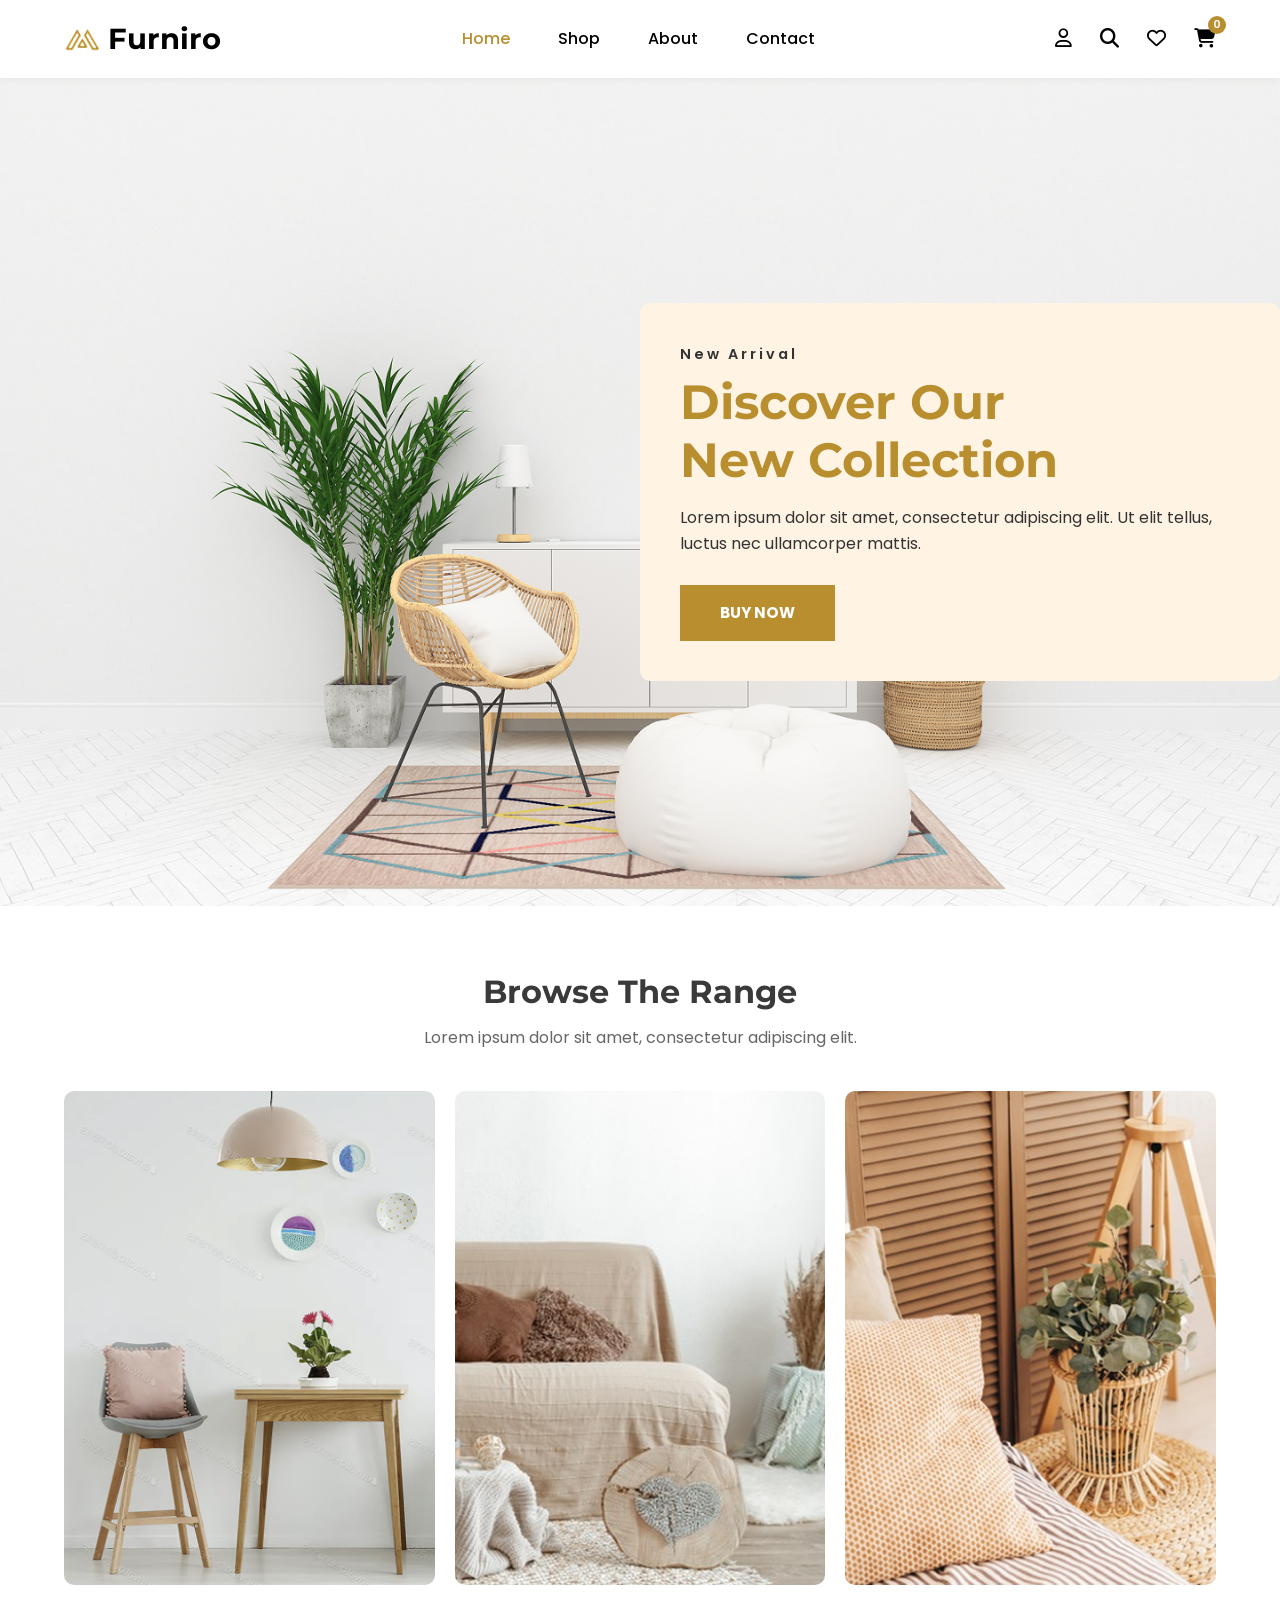
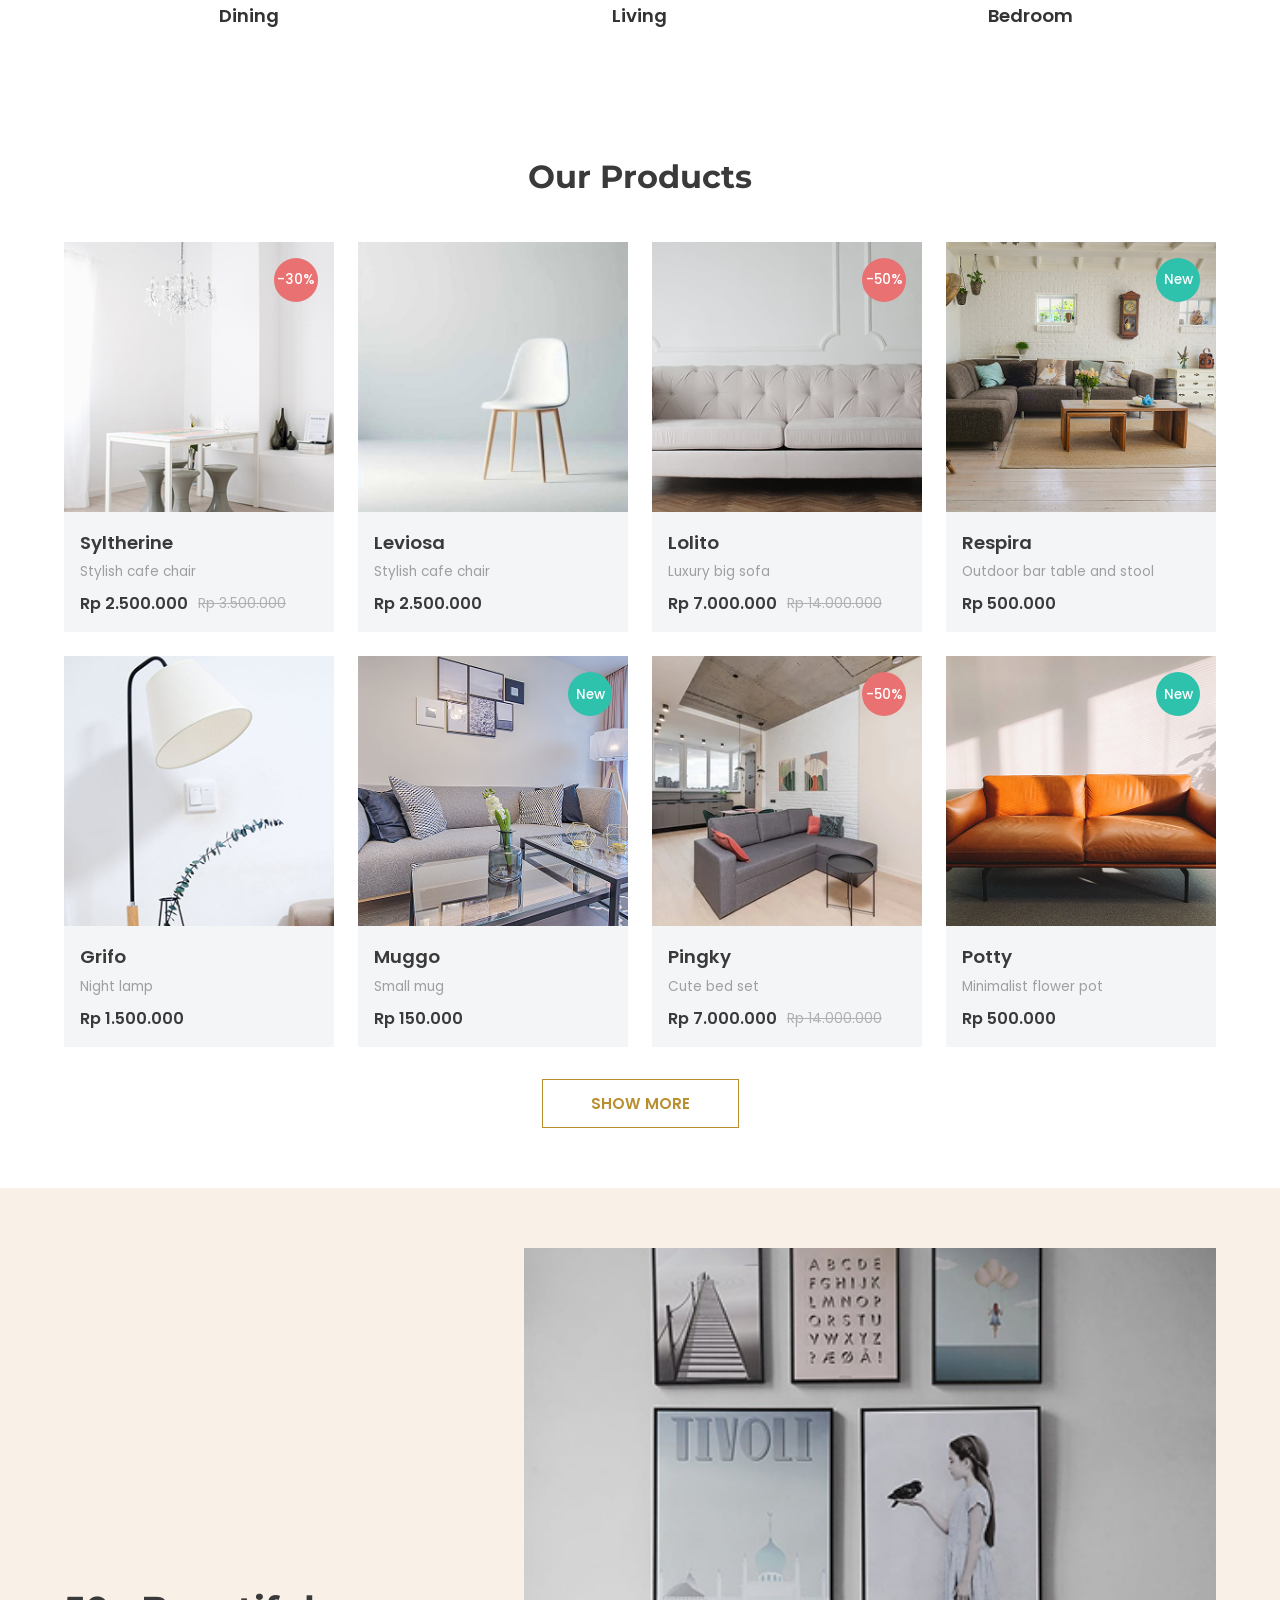
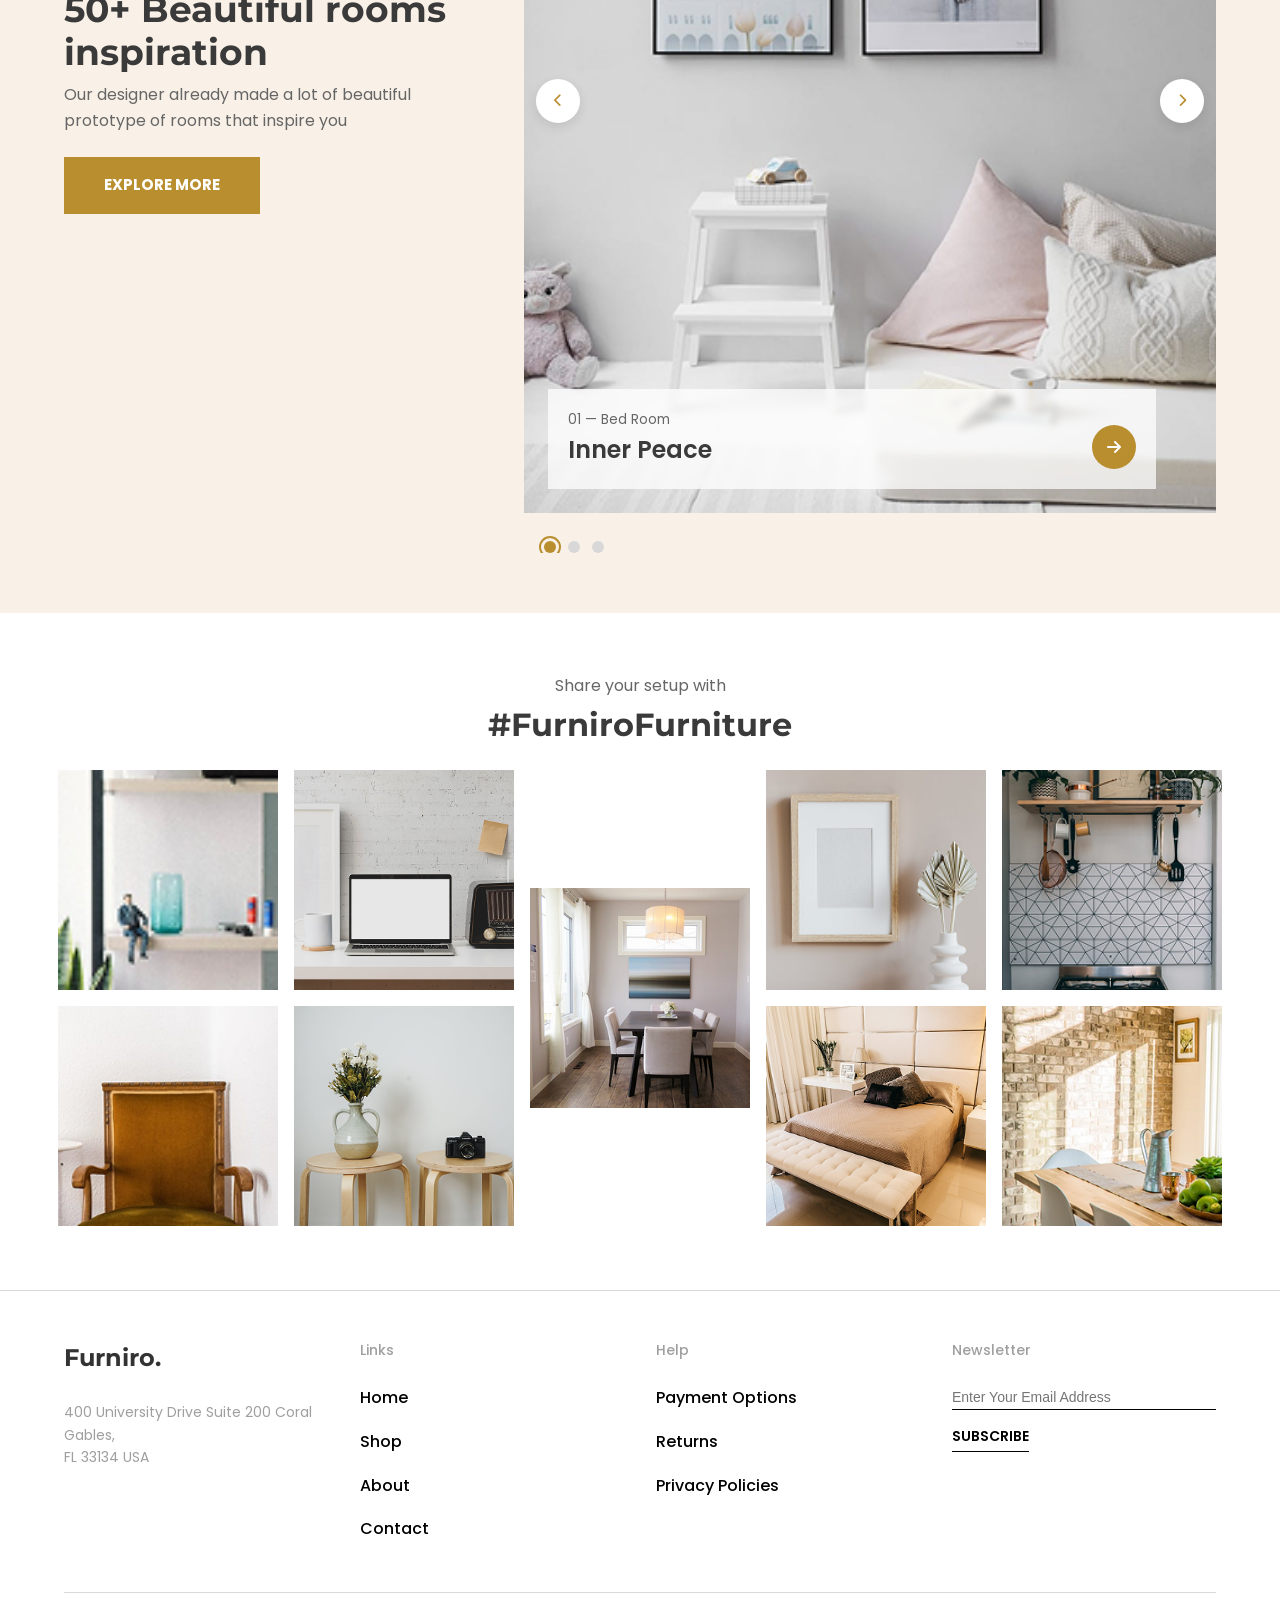
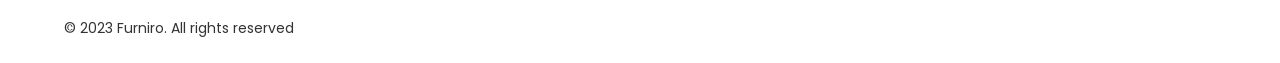
<file: index.html>
<!DOCTYPE html>
<html lang="en">
<head>
  <meta charset="UTF-8" />
  <meta name="viewport" content="width=device-width, initial-scale=1.0" />
  <title>Furniro - Modern Furniture Store</title>
  <link rel="stylesheet" href="https://cdnjs.cloudflare.com/ajax/libs/font-awesome/6.4.0/css/all.min.css" />
  <link rel="preconnect" href="https://fonts.googleapis.com">
  <link rel="preconnect" href="https://fonts.gstatic.com" crossorigin>
  <link href="https://fonts.googleapis.com/css2?family=Montserrat:wght@400;500;600;700&family=Poppins:wght@300;400;500;600;700&display=swap" rel="stylesheet">
  <link rel="stylesheet" href="./style.css" />
</head>
<body>

  <header class="header">
    <div class="container nav-container">
      <a href="./index.html" class="logo">
        <img src="./images/Meubel House_Logos-05 (1).png" alt="Furniro Logo" class="logo-icon" />
        <span>Furniro</span>
      </a>

      <nav class="nav-menu" id="nav-menu">
        <ul class="nav-list">
          <li><a href="./index.html" class="nav-link active">Home</a></li>
          <li><a href="./shop.html" class="nav-link">Shop</a></li>
          <li><a href="./product-detail.html" class="nav-link">About</a></li>
          <li><a href="./contact.html" class="nav-link">Contact</a></li>
        </ul>
      </nav>

      <div class="nav-actions">
        <a href="#account" class="action-icon" aria-label="User Account"><i class="fa-regular fa-user"></i></a>
        <a href="#search" class="action-icon" aria-label="Search"><i class="fa-solid fa-magnifying-glass"></i></a>
        <a href="#wishlist" class="action-icon" aria-label="Wishlist"><i class="fa-regular fa-heart"></i></a>
        <a href="./cart.html" class="action-icon cart-icon-wrapper" aria-label="Shopping Cart">
          <i class="fa-solid fa-cart-shopping"></i>
          <span class="cart-badge" id="cart-count">0</span>
        </a>
        <button class="hamburger" id="hamburger" aria-label="Toggle menu" aria-expanded="false">
          <i class="fa-solid fa-bars"></i>
        </button>
      </div>
    </div>
  </header>

  <main>
    <section class="hero" id="home">
      <div class="hero-bg">
        <img src="./images/home_bg.png" alt="Living room furniture" />
      </div>
      <div class="container hero-container">
        <div class="hero-card">
          <span class="sub-heading">New Arrival</span>
          <h1 class="hero-title">Discover Our<br />New Collection</h1>
          <p class="hero-desc">
            Lorem ipsum dolor sit amet, consectetur adipiscing elit. Ut elit tellus, luctus nec ullamcorper mattis.
          </p>
          <a href="./shop.html" class="btn btn-primary">BUY NOW</a>
        </div>
      </div>
    </section>

    <section class="section range-section" id="range">
      <div class="container">
        <div class="section-header">
          <h2 class="section-title">Browse The Range</h2>
          <p class="section-subtitle">Lorem ipsum dolor sit amet, consectetur adipiscing elit.</p>
        </div>
        <div class="range-grid">
          <div class="range-card">
            <div class="range-img-wrapper">
              <img src="./images/home_card.png" alt="Dining Room Range" />
            </div>
            <h3 class="range-name">Dining</h3>
          </div>
          <div class="range-card">
            <div class="range-img-wrapper">
              <img src="./images/home_card2.png" alt="Living Room Range" />
            </div>
            <h3 class="range-name">Living</h3>
          </div>
          <div class="range-card">
            <div class="range-img-wrapper">
              <img src="./images/home_card3.png" alt="Bedroom Range" />
            </div>
            <h3 class="range-name">Bedroom</h3>
          </div>
        </div>
      </div>
    </section>

    <section class="section products-section" id="shop">
      <div class="container">
        <div class="section-header">
          <h2 class="section-title">Our Products</h2>
        </div>
        <div class="products-grid" id="products-grid">

          <div class="product-card">
            <div class="product-img-wrapper">
              <span class="badge badge-discount">-30%</span>
              <img src="./images/cart1.png" alt="Syltherine cafe chair" />
              <div class="product-overlay">
                <button class="btn btn-secondary add-to-cart-btn">Add to cart</button>
                <div class="overlay-actions">
                  <button class="action-btn share-btn"><i class="fa-solid fa-share-nodes"></i> Share</button>
                  <button class="action-btn compare-btn"><i class="fa-solid fa-arrow-right-arrow-left"></i> Compare</button>
                  <button class="action-btn like-btn"><i class="fa-regular fa-heart"></i> Like</button>
                </div>
              </div>
            </div>
            <div class="product-info">
              <h3 class="product-title">Syltherine</h3>
              <p class="product-desc">Stylish cafe chair</p>
              <div class="product-price">
                <span class="current-price">Rp 2.500.000</span>
                <span class="old-price">Rp 3.500.000</span>
              </div>
            </div>
          </div>

          <div class="product-card">
            <div class="product-img-wrapper">
              <img src="./images/cart2.jpg" alt="Leviosa cafe chair" />
              <div class="product-overlay">
                <button class="btn btn-secondary add-to-cart-btn">Add to cart</button>
                <div class="overlay-actions">
                  <button class="action-btn share-btn"><i class="fa-solid fa-share-nodes"></i> Share</button>
                  <button class="action-btn compare-btn"><i class="fa-solid fa-arrow-right-arrow-left"></i> Compare</button>
                  <button class="action-btn like-btn"><i class="fa-regular fa-heart"></i> Like</button>
                </div>
              </div>
            </div>
            <div class="product-info">
              <h3 class="product-title">Leviosa</h3>
              <p class="product-desc">Stylish cafe chair</p>
              <div class="product-price">
                <span class="current-price">Rp 2.500.000</span>
              </div>
            </div>
          </div>

          <div class="product-card">
            <div class="product-img-wrapper">
              <span class="badge badge-discount">-50%</span>
              <img src="./images/cart3.png" alt="Lolito luxury big sofa" />
              <div class="product-overlay">
                <button class="btn btn-secondary add-to-cart-btn">Add to cart</button>
                <div class="overlay-actions">
                  <button class="action-btn share-btn"><i class="fa-solid fa-share-nodes"></i> Share</button>
                  <button class="action-btn compare-btn"><i class="fa-solid fa-arrow-right-arrow-left"></i> Compare</button>
                  <button class="action-btn like-btn"><i class="fa-regular fa-heart"></i> Like</button>
                </div>
              </div>
            </div>
            <div class="product-info">
              <h3 class="product-title">Lolito</h3>
              <p class="product-desc">Luxury big sofa</p>
              <div class="product-price">
                <span class="current-price">Rp 7.000.000</span>
                <span class="old-price">Rp 14.000.000</span>
              </div>
            </div>
          </div>

          <div class="product-card">
            <div class="product-img-wrapper">
              <span class="badge badge-new">New</span>
              <img src="./images/cart4.png" alt="Respira outdoor table and stool" />
              <div class="product-overlay">
                <button class="btn btn-secondary add-to-cart-btn">Add to cart</button>
                <div class="overlay-actions">
                  <button class="action-btn share-btn"><i class="fa-solid fa-share-nodes"></i> Share</button>
                  <button class="action-btn compare-btn"><i class="fa-solid fa-arrow-right-arrow-left"></i> Compare</button>
                  <button class="action-btn like-btn"><i class="fa-regular fa-heart"></i> Like</button>
                </div>
              </div>
            </div>
            <div class="product-info">
              <h3 class="product-title">Respira</h3>
              <p class="product-desc">Outdoor bar table and stool</p>
              <div class="product-price">
                <span class="current-price">Rp 500.000</span>
              </div>
            </div>
          </div>

          <div class="product-card">
            <div class="product-img-wrapper">
              <img src="./images/cart5.png" alt="Grifo night lamp" />
              <div class="product-overlay">
                <button class="btn btn-secondary add-to-cart-btn">Add to cart</button>
                <div class="overlay-actions">
                  <button class="action-btn share-btn"><i class="fa-solid fa-share-nodes"></i> Share</button>
                  <button class="action-btn compare-btn"><i class="fa-solid fa-arrow-right-arrow-left"></i> Compare</button>
                  <button class="action-btn like-btn"><i class="fa-regular fa-heart"></i> Like</button>
                </div>
              </div>
            </div>
            <div class="product-info">
              <h3 class="product-title">Grifo</h3>
              <p class="product-desc">Night lamp</p>
              <div class="product-price">
                <span class="current-price">Rp 1.500.000</span>
              </div>
            </div>
          </div>

          <div class="product-card">
            <div class="product-img-wrapper">
              <span class="badge badge-new">New</span>
              <img src="./images/cart6.png" alt="Muggo small mug" />
              <div class="product-overlay">
                <button class="btn btn-secondary add-to-cart-btn">Add to cart</button>
                <div class="overlay-actions">
                  <button class="action-btn share-btn"><i class="fa-solid fa-share-nodes"></i> Share</button>
                  <button class="action-btn compare-btn"><i class="fa-solid fa-arrow-right-arrow-left"></i> Compare</button>
                  <button class="action-btn like-btn"><i class="fa-regular fa-heart"></i> Like</button>
                </div>
              </div>
            </div>
            <div class="product-info">
              <h3 class="product-title">Muggo</h3>
              <p class="product-desc">Small mug</p>
              <div class="product-price">
                <span class="current-price">Rp 150.000</span>
              </div>
            </div>
          </div>

          <div class="product-card">
            <div class="product-img-wrapper">
              <span class="badge badge-discount">-50%</span>
              <img src="./images/cart7.png" alt="Pingky cute bed set" />
              <div class="product-overlay">
                <button class="btn btn-secondary add-to-cart-btn">Add to cart</button>
                <div class="overlay-actions">
                  <button class="action-btn share-btn"><i class="fa-solid fa-share-nodes"></i> Share</button>
                  <button class="action-btn compare-btn"><i class="fa-solid fa-arrow-right-arrow-left"></i> Compare</button>
                  <button class="action-btn like-btn"><i class="fa-regular fa-heart"></i> Like</button>
                </div>
              </div>
            </div>
            <div class="product-info">
              <h3 class="product-title">Pingky</h3>
              <p class="product-desc">Cute bed set</p>
              <div class="product-price">
                <span class="current-price">Rp 7.000.000</span>
                <span class="old-price">Rp 14.000.000</span>
              </div>
            </div>
          </div>

          <div class="product-card">
            <div class="product-img-wrapper">
              <span class="badge badge-new">New</span>
              <img src="./images/cart8.png" alt="Potty minimalist flower pot" />
              <div class="product-overlay">
                <button class="btn btn-secondary add-to-cart-btn">Add to cart</button>
                <div class="overlay-actions">
                  <button class="action-btn share-btn"><i class="fa-solid fa-share-nodes"></i> Share</button>
                  <button class="action-btn compare-btn"><i class="fa-solid fa-arrow-right-arrow-left"></i> Compare</button>
                  <button class="action-btn like-btn"><i class="fa-regular fa-heart"></i> Like</button>
                </div>
              </div>
            </div>
            <div class="product-info">
              <h3 class="product-title">Potty</h3>
              <p class="product-desc">Minimalist flower pot</p>
              <div class="product-price">
                <span class="current-price">Rp 500.000</span>
              </div>
            </div>
          </div>

        </div>
        <div class="products-more">
          <button class="btn btn-outline" id="show-more-btn">Show More</button>
        </div>
      </div>
    </section>

    <section class="section rooms-section" id="about">
      <div class="container rooms-container">
        <div class="rooms-content">
          <h2 class="rooms-title">50+ Beautiful rooms inspiration</h2>
          <p class="rooms-desc">
            Our designer already made a lot of beautiful prototype of rooms that inspire you
          </p>
          <a href="./shop.html" class="btn btn-primary">Explore More</a>
        </div>

        <div class="rooms-slider-wrapper">
          <div class="rooms-slider" id="rooms-slider">
            <div class="slide active">
              <img src="./images/grid1.png" alt="Inner Peace Bedroom Prototype" />
              <div class="slide-card">
                <span class="slide-subtitle">01 — Bed Room</span>
                <h3 class="slide-title">Inner Peace</h3>
                <a href="#" class="slide-btn" aria-label="View room details"><i class="fa-solid fa-arrow-right"></i></a>
              </div>
            </div>
            <div class="slide">
              <img src="./images/grid2.png" alt="Modern Dining Prototype" />
              <div class="slide-card">
                <span class="slide-subtitle">02 — Dining Room</span>
                <h3 class="slide-title">Modern Light</h3>
                <a href="#" class="slide-btn" aria-label="View room details"><i class="fa-solid fa-arrow-right"></i></a>
              </div>
            </div>
            <div class="slide">
              <img src="./images/grid3.png" alt="Minimalist Living Prototype" />
              <div class="slide-card">
                <span class="slide-subtitle">03 — Living Room</span>
                <h3 class="slide-title">Cozy Minimalist</h3>
                <a href="#" class="slide-btn" aria-label="View room details"><i class="fa-solid fa-arrow-right"></i></a>
              </div>
            </div>
          </div>

          <button class="slider-btn prev-btn" id="prev-slide" aria-label="Previous slide"><i class="fa-solid fa-chevron-left"></i></button>
          <button class="slider-btn next-btn" id="next-slide" aria-label="Next slide"><i class="fa-solid fa-chevron-right"></i></button>

          <div class="slider-dots" id="slider-dots">
            <span class="dot active" data-slide="0"></span>
            <span class="dot" data-slide="1"></span>
            <span class="dot" data-slide="2"></span>
          </div>
        </div>
      </div>
    </section>

    <section class="section gallery-section">
      <div class="section-header center">
        <p class="section-subtitle">Share your setup with</p>
        <h2 class="section-title">#FurniroFurniture</h2>
      </div>

      <div class="gallery-container">
        <div class="gallery-column">
          <div class="gallery-item"><img src="./images/Rectangle 36.png" alt="Furniro furniture setup 1" /></div>
          <div class="gallery-item"><img src="./images/Rectangle 37.png" alt="Furniro furniture setup 2" /></div>
        </div>
        <div class="gallery-column">
          <div class="gallery-item"><img src="./images/Rectangle 38.png" alt="Furniro furniture setup 3" /></div>
          <div class="gallery-item"><img src="./images/Rectangle 39.png" alt="Furniro furniture setup 4" /></div>
        </div>
        <div class="gallery-column center-column">
          <div class="gallery-item"><img src="./images/Rectangle 40.png" alt="Furniro furniture setup 5" /></div>
        </div>
        <div class="gallery-column">
          <div class="gallery-item"><img src="./images/Rectangle 41.png" alt="Furniro furniture setup 6" /></div>
          <div class="gallery-item"><img src="./images/Rectangle 43.png" alt="Furniro furniture setup 7" /></div>
        </div>
        <div class="gallery-column">
          <div class="gallery-item"><img src="./images/Rectangle 44.png" alt="Furniro furniture setup 8" /></div>
          <div class="gallery-item"><img src="./images/Rectangle 45.png" alt="Furniro furniture setup 8" /></div>
        </div>
      </div>
    </section>
  </main>

  <footer class="footer">
    <div class="container footer-container">
      <div class="footer-col brand-col">
        <h3 class="footer-logo">Furniro.</h3>
        <address class="footer-address">
          400 University Drive Suite 200 Coral Gables,<br />FL 33134 USA
        </address>
      </div>

      <div class="footer-col">
        <h4 class="footer-title">Links</h4>
        <ul class="footer-links">
          <li><a href="./index.html">Home</a></li>
          <li><a href="./shop.html">Shop</a></li>
          <li><a href="./product-detail.html">About</a></li>
          <li><a href="./contact.html">Contact</a></li>
        </ul>
      </div>

      <div class="footer-col">
        <h4 class="footer-title">Help</h4>
        <ul class="footer-links">
          <li><a href="#">Payment Options</a></li>
          <li><a href="#">Returns</a></li>
          <li><a href="#">Privacy Policies</a></li>
        </ul>
      </div>

      <div class="footer-col newsletter-col">
        <h4 class="footer-title">Newsletter</h4>
        <form class="newsletter-form" id="newsletter-form">
          <input type="email" id="newsletter-email" placeholder="Enter Your Email Address" required />
          <button type="submit" class="newsletter-btn">SUBSCRIBE</button>
        </form>
      </div>
    </div>

    <div class="container footer-bottom">
      <p class="copyright">&copy; 2023 Furniro. All rights reserved</p>
    </div>
  </footer>

  <script src="./app.js"></script>
</body>
</html>
</file>
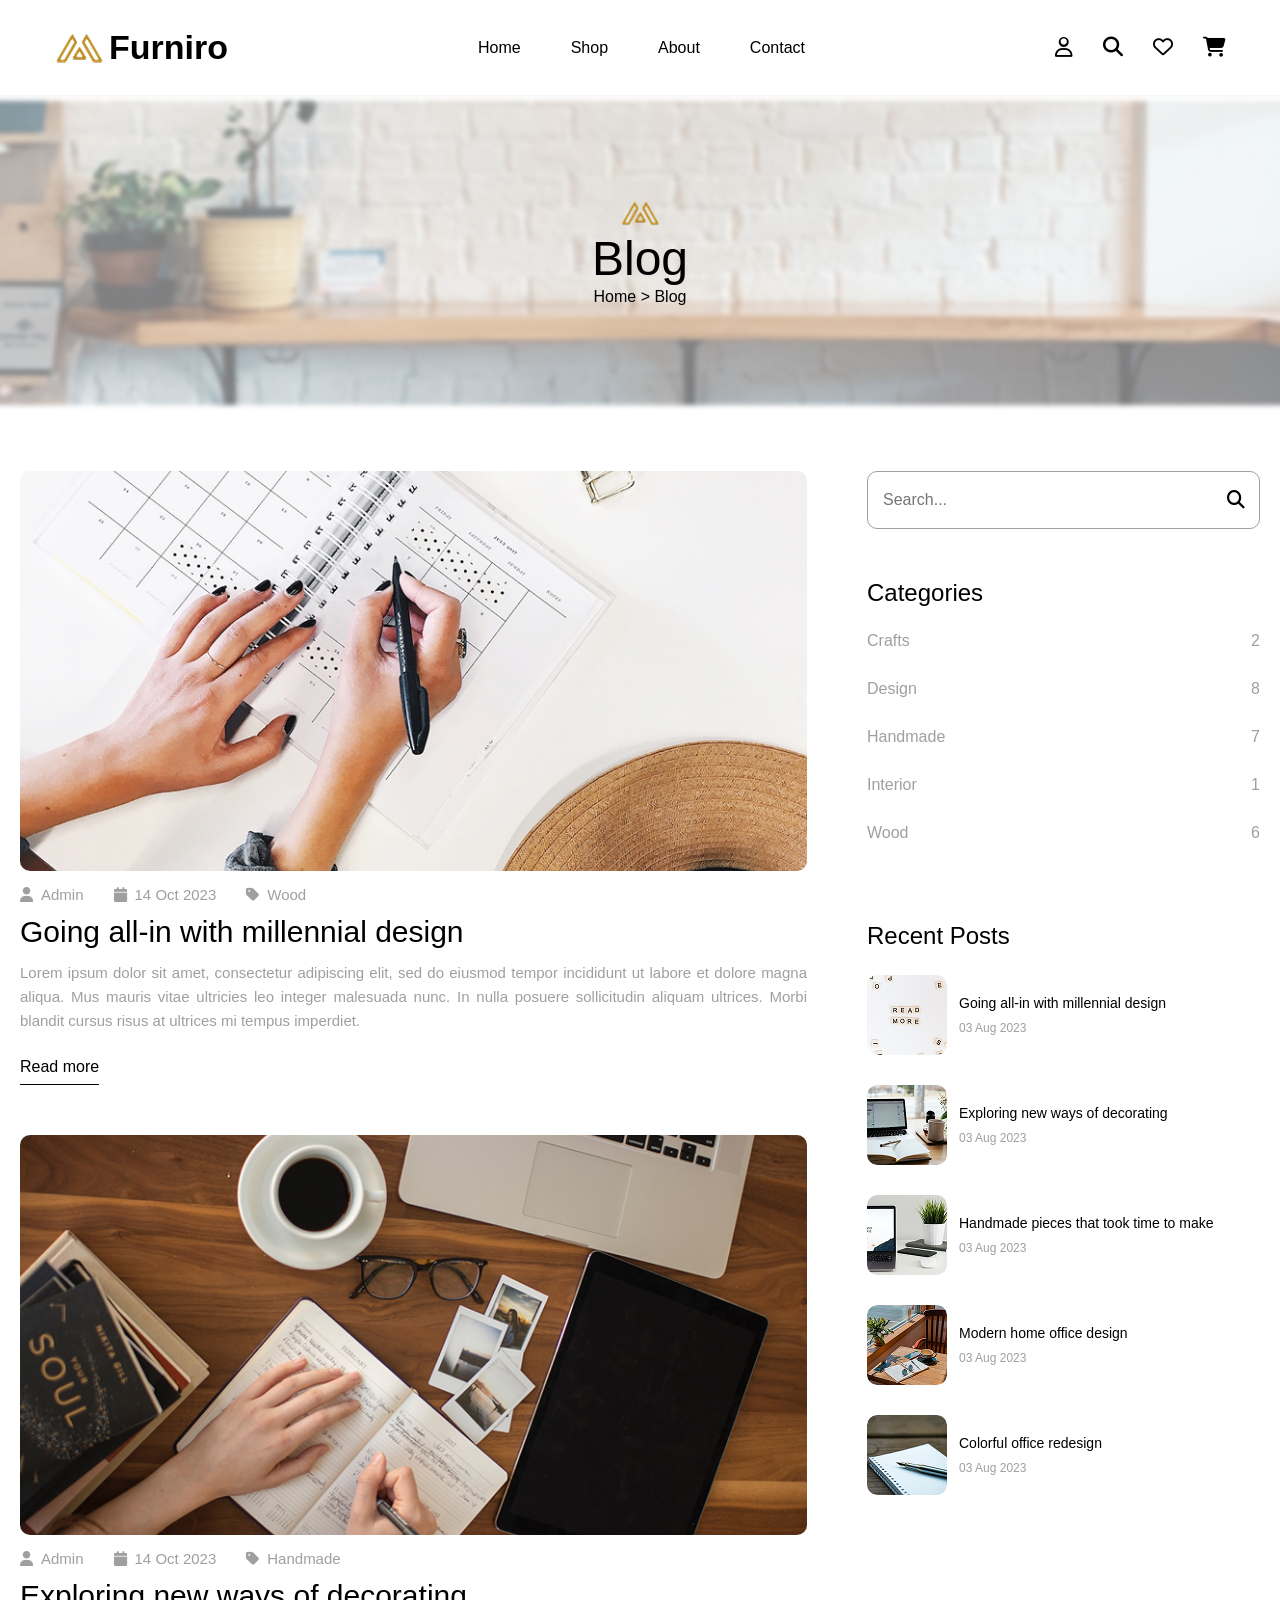
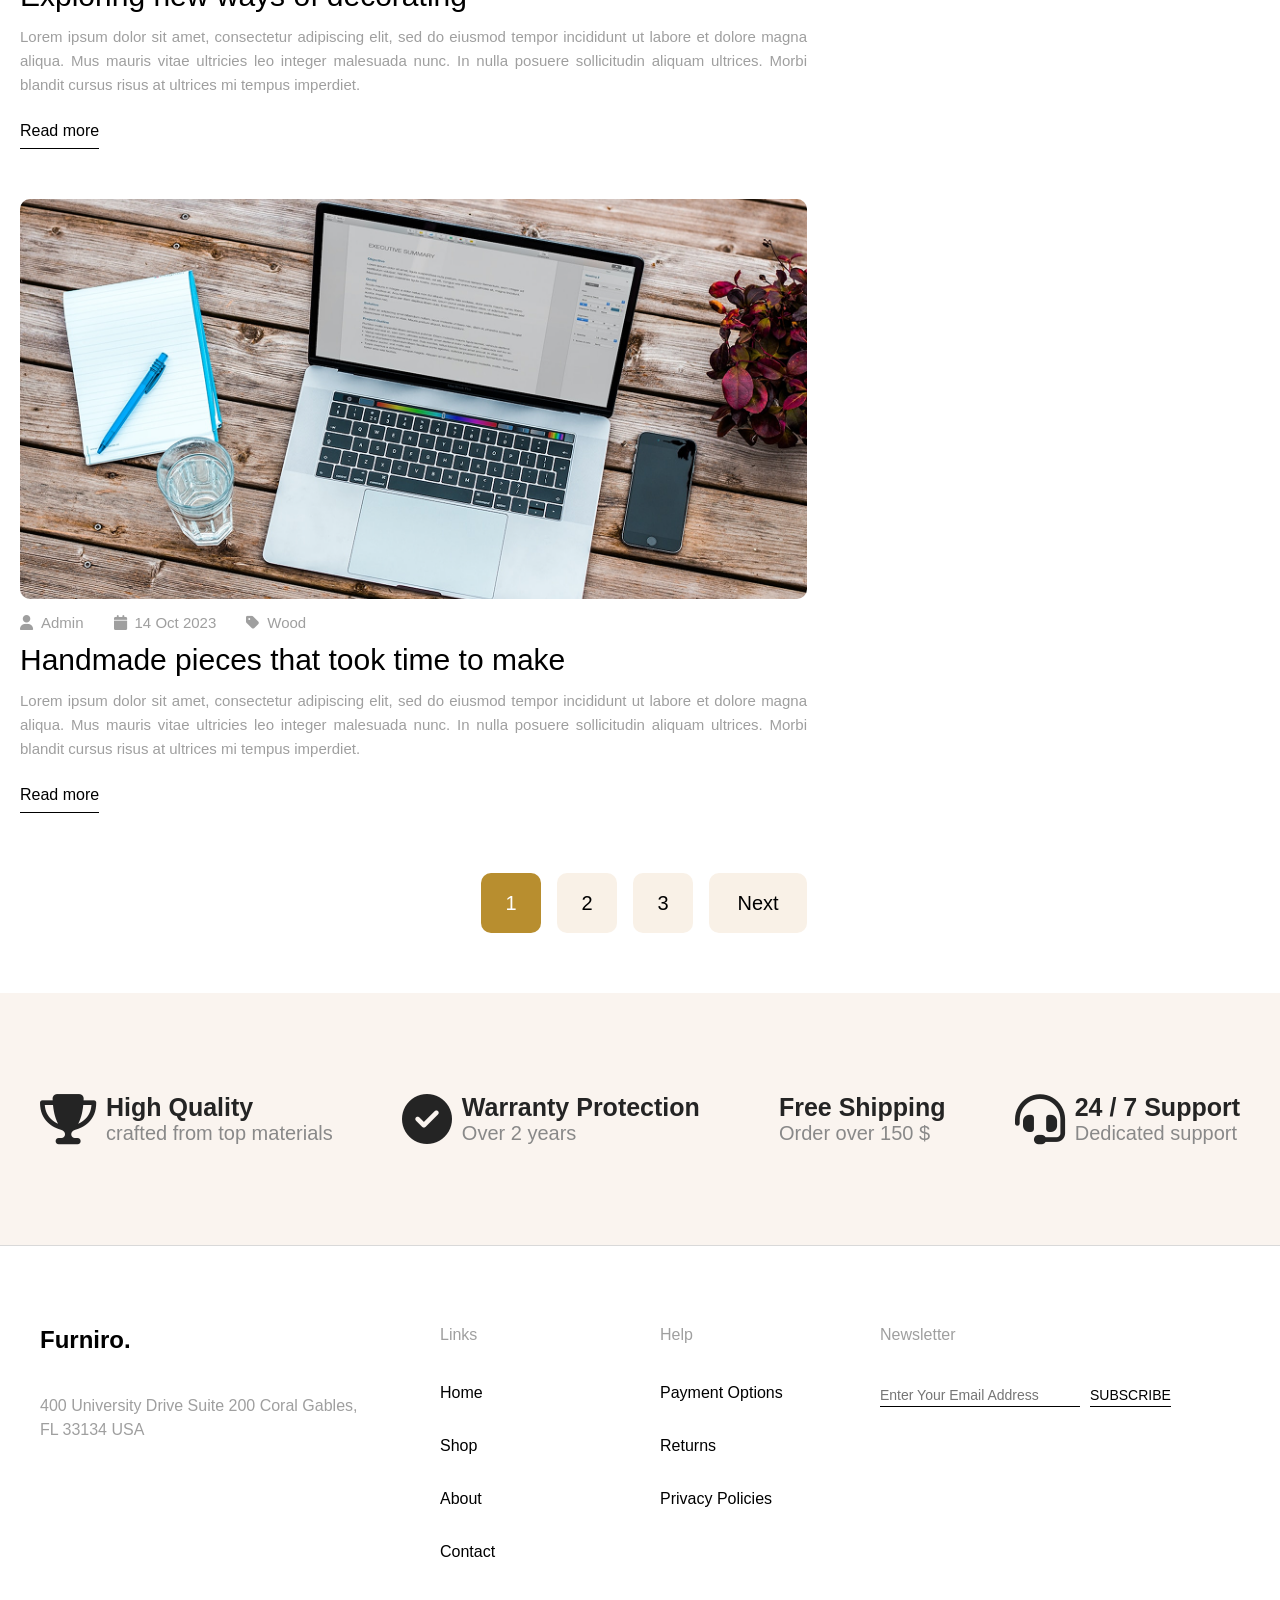
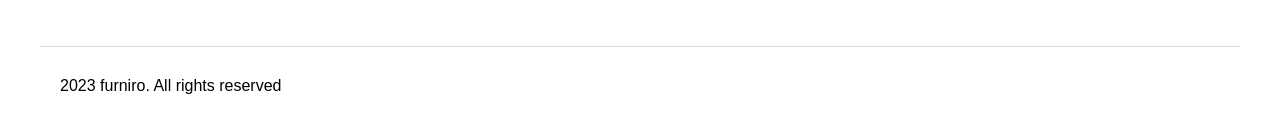
<file: blog.html>
<!DOCTYPE html>
<html lang="en">
<head>
  <meta charset="UTF-8">
  <meta name="viewport" content="width=device-width, initial-scale=1.0">
  <title>Blog - Furniro</title>
  <link rel="stylesheet" href="./blog.css">
  <link rel="stylesheet" href="https://cdnjs.cloudflare.com/ajax/libs/font-awesome/6.4.0/css/all.min.css">
</head>
<body>

  <!-- NAVBAR -->
  <header class="navbar">
    <div class="nav-container">
      <div class="logo">
        <img src="./images/Meubel House_Logos-05 (1).png" alt="Furniro Logo" class="logo-img" onerror="this.style.display='none'">
        <span class="logo-text">Furniro</span>
      </div>

      <nav class="nav-links" id="navLinks">
        <a href="./index.html">Home</a>
        <a href="./shop.html">Shop</a>
        <a href="./product-detail.html">About</a>
        <a href="./contact.html">Contact</a>
      </nav>

      <div class="nav-icons">
        <a href="#" aria-label="User Profile"><i class="fa-regular fa-user"></i></a>
        <a href="#" aria-label="Search"><i class="fa-solid fa-magnifying-glass"></i></a>
        <a href="#" aria-label="Wishlist"><i class="fa-regular fa-heart"></i></a>
        <a href="#" aria-label="Shopping Cart"><i class="fa-solid fa-cart-shopping"></i></a>
        <button class="menu-toggle" id="menuToggle" aria-label="Toggle Navigation Menu" aria-expanded="false">
          <i class="fa-solid fa-bars"></i>
        </button>
      </div>
    </div>
  </header>

  <!-- HERO / BANNER -->
  <section class="banner">
    <img src="./images/blogs.png" alt="Blog Banner" class="banner-img">
    <div class="banner-content">
      <img src="./images/Meubel House_Logos-05 (1).png" alt="Furniro Mark" class="banner-logo" onerror="this.style.display='none'">
      <h1>Blog</h1>
      <div class="breadcrumb">
        <a href="./index.html">Home</a> &gt; <span>Blog</span>
      </div>
    </div>
  </section>

  <!-- MAIN CONTENT -->
  <main class="main-container">
    <div class="content-wrapper">
      
      <!-- BLOG POSTS AREA -->
      <section class="blog-posts-section">
        <div id="noPostsMessage" class="no-posts-msg" style="display: none;">No posts found.</div>
        
        <div class="blog-posts-list" id="blogPostsList">
          
          <!-- Post 1 -->
          <article class="post-card" data-title="Going all-in with millennial design">
            <div class="post-img-container">
              <img src="./images/blog.png" alt="Going all-in with millennial design" class="post-img">
            </div>
            <div class="post-meta">
              <span><i class="fa-solid fa-user"></i> Admin</span>
              <span><i class="fa-solid fa-calendar"></i> 14 Oct 2023</span>
              <span><i class="fa-solid fa-tag"></i> Wood</span>
            </div>
            <h2 class="post-title">Going all-in with millennial design</h2>
            <p class="post-excerpt">Lorem ipsum dolor sit amet, consectetur adipiscing elit, sed do eiusmod tempor incididunt ut labore et dolore magna aliqua. Mus mauris vitae ultricies leo integer malesuada nunc. In nulla posuere sollicitudin aliquam ultrices. Morbi blandit cursus risus at ultrices mi tempus imperdiet.</p>
            <a href="#" class="read-more-btn">Read more</a>
          </article>

          <!-- Post 2 -->
          <article class="post-card" data-title="Exploring new ways of decorating">
            <div class="post-img-container">
              <img src="./images/blog1.png" alt="Exploring new ways of decorating" class="post-img">
            </div>
            <div class="post-meta">
              <span><i class="fa-solid fa-user"></i> Admin</span>
              <span><i class="fa-solid fa-calendar"></i> 14 Oct 2023</span>
              <span><i class="fa-solid fa-tag"></i> Handmade</span>
            </div>
            <h2 class="post-title">Exploring new ways of decorating</h2>
            <p class="post-excerpt">Lorem ipsum dolor sit amet, consectetur adipiscing elit, sed do eiusmod tempor incididunt ut labore et dolore magna aliqua. Mus mauris vitae ultricies leo integer malesuada nunc. In nulla posuere sollicitudin aliquam ultrices. Morbi blandit cursus risus at ultrices mi tempus imperdiet.</p>
            <a href="#" class="read-more-btn">Read more</a>
          </article>

          <!-- Post 3 -->
          <article class="post-card" data-title="Handmade pieces that took time to make">
            <div class="post-img-container">
              <img src="./images/blog2.png" alt="Handmade pieces that took time to make" class="post-img">
            </div>
            <div class="post-meta">
              <span><i class="fa-solid fa-user"></i> Admin</span>
              <span><i class="fa-solid fa-calendar"></i> 14 Oct 2023</span>
              <span><i class="fa-solid fa-tag"></i> Wood</span>
            </div>
            <h2 class="post-title">Handmade pieces that took time to make</h2>
            <p class="post-excerpt">Lorem ipsum dolor sit amet, consectetur adipiscing elit, sed do eiusmod tempor incididunt ut labore et dolore magna aliqua. Mus mauris vitae ultricies leo integer malesuada nunc. In nulla posuere sollicitudin aliquam ultrices. Morbi blandit cursus risus at ultrices mi tempus imperdiet.</p>
            <a href="#" class="read-more-btn">Read more</a>
          </article>

        </div>

        <!-- PAGINATION -->
        <div class="pagination">
          <button class="page-btn active">1</button>
          <button class="page-btn">2</button>
          <button class="page-btn">3</button>
          <button class="page-btn next-btn">Next</button>
        </div>
      </section>

      <!-- SIDEBAR -->
      <aside class="sidebar">
        
        <!-- Search -->
        <div class="sidebar-widget search-widget">
          <div class="search-input-wrapper">
            <input type="text" id="searchInput" placeholder="Search..." aria-label="Search posts">
            <button type="button" aria-label="Search Submit"><i class="fa-solid fa-magnifying-glass"></i></button>
          </div>
        </div>

        <!-- Categories -->
        <div class="sidebar-widget">
          <h3 class="widget-title">Categories</h3>
          <ul class="categories-list">
            <li><span>Crafts</span><span class="count">2</span></li>
            <li><span>Design</span><span class="count">8</span></li>
            <li><span>Handmade</span><span class="count">7</span></li>
            <li><span>Interior</span><span class="count">1</span></li>
            <li><span>Wood</span><span class="count">6</span></li>
          </ul>
        </div>

        <!-- Recent Posts -->
        <div class="sidebar-widget">
          <h3 class="widget-title">Recent Posts</h3>
          <div class="recent-posts-list">
            
            <div class="recent-post-item">
              <img src="./images/blog3.png" alt="Going all-in with millennial design" class="recent-post-img">
              <div class="recent-post-info">
                <h4>Going all-in with millennial design</h4>
                <span class="recent-post-date">03 Aug 2023</span>
              </div>
            </div>

            <div class="recent-post-item">
              <img src="./images/blog4.png" alt="Exploring new ways of decorating" class="recent-post-img">
              <div class="recent-post-info">
                <h4>Exploring new ways of decorating</h4>
                <span class="recent-post-date">03 Aug 2023</span>
              </div>
            </div>

            <div class="recent-post-item">
              <img src="./images/blog5.png" alt="Handmade pieces that took time to make" class="recent-post-img">
              <div class="recent-post-info">
                <h4>Handmade pieces that took time to make</h4>
                <span class="recent-post-date">03 Aug 2023</span>
              </div>
            </div>

            <div class="recent-post-item">
              <img src="./images/blog6.png" alt="Modern home office design" class="recent-post-img">
              <div class="recent-post-info">
                <h4>Modern home office design</h4>
                <span class="recent-post-date">03 Aug 2023</span>
              </div>
            </div>

            <div class="recent-post-item">
              <img src="./images/blog7.png" alt="Colorful office redesign" class="recent-post-img">
              <div class="recent-post-info">
                <h4>Colorful office redesign</h4>
                <span class="recent-post-date">03 Aug 2023</span>
              </div>
            </div>

          </div>
        </div>

      </aside>

    </div>
  </main>

  <!-- FEATURE SECTION -->
  <section class="features-bar">
    <div class="features-container">
      <div class="feature-item">
        <i class="fa-solid fa-trophy"></i>
        <div class="feature-text">
          <h4>High Quality</h4>
          <p>crafted from top materials</p>
        </div>
      </div>
      <div class="feature-item">
        <i class="fa-solid fa-circle-check"></i>
        <div class="feature-text">
          <h4>Warranty Protection</h4>
          <p>Over 2 years</p>
        </div>
      </div>
      <div class="feature-item">
        <i class="fa-solid fa-hand-holding-box"></i>
        <div class="feature-text">
          <h4>Free Shipping</h4>
          <p>Order over 150 $</p>
        </div>
      </div>
      <div class="feature-item">
        <i class="fa-solid fa-headset"></i>
        <div class="feature-text">
          <h4>24 / 7 Support</h4>
          <p>Dedicated support</p>
        </div>
      </div>
    </div>
  </section>

  <!-- FOOTER -->
  <footer class="footer">
    <div class="footer-container">
      <div class="footer-col footer-brand">
        <h3>Furniro.</h3>
        <p>400 University Drive Suite 200 Coral Gables,<br>FL 33134 USA</p>
      </div>

      <div class="footer-col">
        <h4>Links</h4>
        <ul>
          <li><a href="./index.html">Home</a></li>
          <li><a href="./shop.html">Shop</a></li>
          <li><a href="./product-detail.html">About</a></li>
          <li><a href="./contact.html">Contact</a></li>
        </ul>
      </div>

      <div class="footer-col">
        <h4>Help</h4>
        <ul>
          <li><a href="#">Payment Options</a></li>
          <li><a href="#">Returns</a></li>
          <li><a href="#">Privacy Policies</a></li>
        </ul>
      </div>

      <div class="footer-col newsletter-col">
        <h4>Newsletter</h4>
        <form id="newsletterForm" class="newsletter-form" novalidate>
          <div class="input-group">
            <input type="email" id="newsletterEmail" placeholder="Enter Your Email Address" required>
            <button type="submit">SUBSCRIBE</button>
          </div>
          <span id="newsletterMessage" class="newsletter-msg"></span>
        </form>
      </div>
    </div>

    <div class="footer-bottom">
      <p>2023 furniro. All rights reserved</p>
    </div>
  </footer>

  <script src="./blog.js"></script>
</body>
</html>
</file>
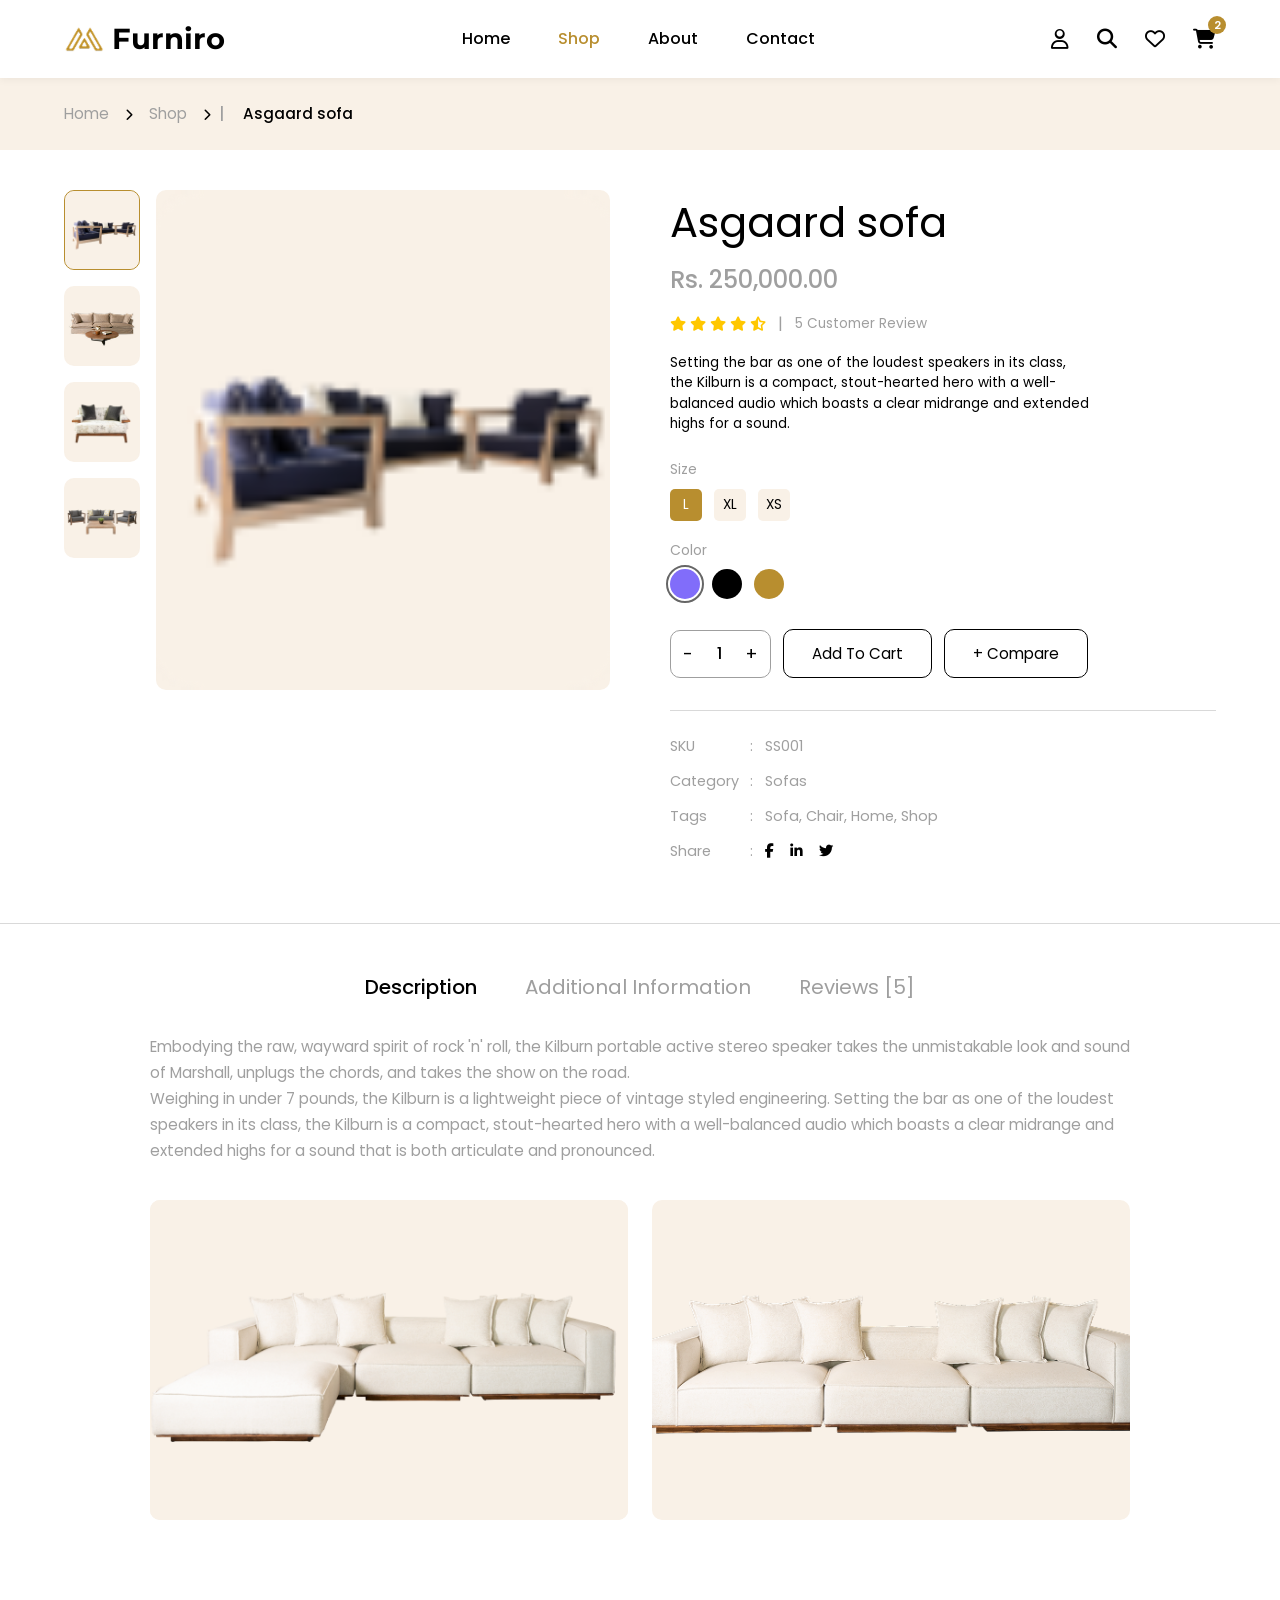
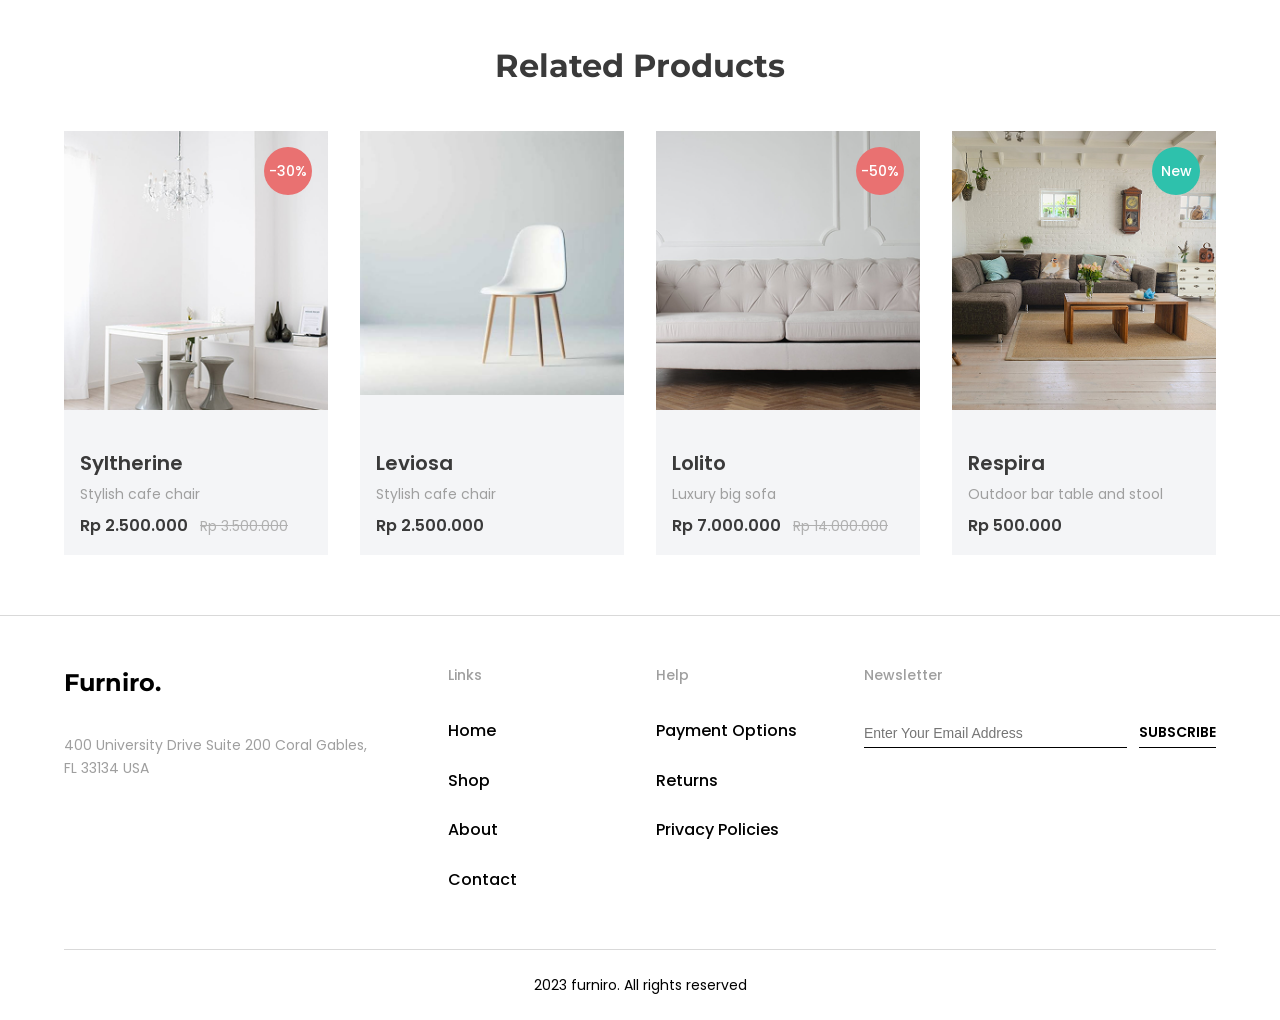
<file: cart-drawer.html>
<!DOCTYPE html>
<html lang="en">
<head>
  <meta charset="UTF-8" />
  <meta name="viewport" content="width=device-width, initial-scale=1.0" />
  <title>Asgaard Sofa - Furniro</title>
  <!-- Font Awesome CDN for Icons -->
  <link rel="stylesheet" href="https://cdnjs.cloudflare.com/ajax/libs/font-awesome/6.4.0/css/all.min.css" />
  <!-- Google Fonts (Poppins & Montserrat) -->
  <link rel="preconnect" href="https://fonts.googleapis.com">
  <link rel="preconnect" href="https://fonts.gstatic.com" crossorigin>
  <link href="https://fonts.googleapis.com/css2?family=Montserrat:wght@400;500;600;700&family=Poppins:wght@300;400;500;600;700&display=swap" rel="stylesheet">
  <link rel="stylesheet" href="./cart-drawer.css" />
</head>
<body>

  <!-- Toast Notification Container -->
  <div id="toast-container" class="toast-container" aria-live="polite"></div>

  <!-- Cart Background Overlay -->
  <div id="cart-overlay" class="cart-overlay" aria-hidden="true"></div>

  <!-- ================= SHOPPING CART DRAWER ================= -->
  <aside id="cart-drawer" class="cart-drawer" aria-label="Shopping Cart Drawer" aria-hidden="true">
    <div class="cart-header">
      <h2 class="cart-title">Shopping Cart</h2>
      <button class="cart-close-btn" id="cart-close-btn" aria-label="Close shopping cart">
        <i class="fa-solid fa-circle-xmark"></i>
      </button>
    </div>

    <!-- Dynamic Cart Content -->
    <div class="cart-body" id="cart-body">
      <!-- Items dynamically populated via JavaScript -->
    </div>

    <div class="cart-footer" id="cart-footer">
      <div class="cart-subtotal-row">
        <span class="subtotal-label">Subtotal</span>
        <span class="subtotal-amount" id="cart-subtotal-val">Rs. 0.00</span>
      </div>

      <div class="cart-action-buttons">
        <a href="./cart.html" class="btn-cart-nav">Cart</a>
        <a href="./checkout.html" class="btn-cart-nav">Checkout</a>
        <a href="./comparison.html" class="btn-cart-nav">Comparison</a>
      </div>
    </div>
  </aside>

  <!-- ================= NAVBAR ================= -->
  <header class="header">
    <div class="container nav-container">
      <a href="./index.html" class="logo">
        <img src="./images/Meubel House_Logos-05 (1).png" alt="Furniro Logo" class="logo-icon" onerror="this.style.display='none'" />
        <span>Furniro</span>
      </a>

      <nav class="nav-menu" id="nav-menu">
        <div class="nav-menu-brand">
          <img src="./images/Meubel House_Logos-05 (1).png" alt="Furniro Logo" onerror="this.style.display='none'" />
        </div>
        <ul class="nav-list">
          <li class="nav-item"><a href="./index.html" class="nav-link">Home</a></li>
          <li class="nav-item"><a href="./shop.html" class="nav-link active">Shop</a></li>
          <li class="nav-item"><a href="./product-detail.html" class="nav-link">About</a></li>
          <li class="nav-item"><a href="./contact.html" class="nav-link">Contact</a></li>
        </ul>
      </nav>

      <div class="nav-actions">
        <a href="#account" class="action-icon" aria-label="User Account"><i class="fa-regular fa-user"></i></a>
        <a href="#search" class="action-icon" aria-label="Search"><i class="fa-solid fa-magnifying-glass"></i></a>
        <a href="#wishlist" class="action-icon" aria-label="Wishlist"><i class="fa-regular fa-heart"></i></a>
        <button class="action-icon cart-icon-wrapper" id="cart-icon-btn" aria-label="Shopping Cart">
          <i class="fa-solid fa-cart-shopping"></i>
          <span class="cart-badge" id="cart-count">0</span>
        </button>
        <button class="hamburger" id="hamburger" aria-label="Toggle navigation menu" aria-expanded="false">
          <i class="fa-solid fa-bars"></i>
        </button>
      </div>
    </div>
  </header>

  <main>
    <!-- ================= BREADCRUMB ================= -->
    <section class="breadcrumb-section">
      <div class="container breadcrumb-container">
        <nav aria-label="Breadcrumb">
          <ol class="breadcrumb-list">
            <li><a href="./index.html">Home</a></li>
            <li><i class="fa-solid fa-chevron-right breadcrumb-separator"></i></li>
            <li><a href="./shop.html">Shop</a></li>
            <li><i class="fa-solid fa-chevron-right breadcrumb-separator"></i></li>
            <li class="breadcrumb-current"><span>Asgaard sofa</span></li>
          </ol>
        </nav>
      </div>
    </section>

    <!-- ================= PRODUCT DETAIL SECTION ================= -->
    <section class="section product-detail-section">
      <div class="container product-detail-container">
        
        <!-- Left: Image Gallery -->
        <div class="product-gallery">
          <div class="thumbnail-list">
            <button class="thumb-btn active" data-img="./images/pro3.png" aria-label="Select view 1">
              <img src="./images/pro3.png" alt="Asgaard sofa thumbnail 1" />
            </button>
            <button class="thumb-btn" data-img="./images/pro4.png" aria-label="Select view 2">
              <img src="./images/pro4.png" alt="Asgaard sofa thumbnail 2" />
            </button>
            <button class="thumb-btn" data-img="./images/pro5.png" aria-label="Select view 3">
              <img src="./images/pro5.png" alt="Asgaard sofa thumbnail 3" />
            </button>
            <button class="thumb-btn" data-img="./images/pro6.png" aria-label="Select view 4">
              <img src="./images/pro6.png" alt="Asgaard sofa thumbnail 4" />
            </button>
          </div>
          <div class="main-image-wrapper">
            <img src="./images/pro3.png" alt="Asgaard sofa main view" id="main-product-img" />
          </div>
        </div>

        <!-- Right: Product Information -->
        <div class="product-summary">
          <h1 class="p-title">Asgaard sofa</h1>
          <div class="p-price">Rs. 250,000.00</div>

          <div class="p-rating">
            <div class="stars">
              <i class="fa-solid fa-star"></i>
              <i class="fa-solid fa-star"></i>
              <i class="fa-solid fa-star"></i>
              <i class="fa-solid fa-star"></i>
              <i class="fa-solid fa-star-half-stroke"></i>
            </div>
            <span class="rating-divider">|</span>
            <span class="review-count">5 Customer Review</span>
          </div>

          <p class="p-short-desc">
            Setting the bar as one of the loudest speakers in its class, the Kilburn is a compact, stout-hearted hero with a well-balanced audio which boasts a clear midrange and extended highs for a sound.
          </p>

          <!-- Size Selection -->
          <div class="option-group">
            <span class="option-label">Size</span>
            <div class="size-options" role="radiogroup" aria-label="Size Selection">
              <button class="size-btn active" role="radio" aria-checked="true">L</button>
              <button class="size-btn" role="radio" aria-checked="false">XL</button>
              <button class="size-btn" role="radio" aria-checked="false">XS</button>
            </div>
          </div>

          <!-- Color Selection -->
          <div class="option-group">
            <span class="option-label">Color</span>
            <div class="color-options" role="radiogroup" aria-label="Color Selection">
              <button class="color-btn active" style="background-color: #816DFA;" role="radio" aria-checked="true" aria-label="Purple"></button>
              <button class="color-btn" style="background-color: #000000;" role="radio" aria-checked="false" aria-label="Black"></button>
              <button class="color-btn" style="background-color: #B88E2F;" role="radio" aria-checked="false" aria-label="Gold"></button>
            </div>
          </div>

          <!-- Quantity and Main Action Buttons -->
          <div class="action-row">
            <div class="quantity-selector">
              <button type="button" id="qty-minus" aria-label="Decrease quantity">-</button>
              <span id="qty-val" aria-live="polite">1</span>
              <button type="button" id="qty-plus" aria-label="Increase quantity">+</button>
            </div>

            <button type="button" class="btn btn-detail-action" id="add-to-cart-btn">Add To Cart</button>
            <button type="button" class="btn btn-detail-action" id="compare-btn">+ Compare</button>
          </div>

          <hr class="summary-divider" />

          <!-- Meta Information -->
          <div class="product-meta">
            <div class="meta-item">
              <span class="meta-label">SKU</span>
              <span class="meta-separator">:</span>
              <span class="meta-value">SS001</span>
            </div>
            <div class="meta-item">
              <span class="meta-label">Category</span>
              <span class="meta-separator">:</span>
              <span class="meta-value">Sofas</span>
            </div>
            <div class="meta-item">
              <span class="meta-label">Tags</span>
              <span class="meta-separator">:</span>
              <span class="meta-value">Sofa, Chair, Home, Shop</span>
            </div>
            <div class="meta-item">
              <span class="meta-label">Share</span>
              <span class="meta-separator">:</span>
              <span class="meta-value social-share">
                <a href="#" aria-label="Share on Facebook"><i class="fa-brands fa-facebook-f"></i></a>
                <a href="#" aria-label="Share on LinkedIn"><i class="fa-brands fa-linkedin-in"></i></a>
                <a href="#" aria-label="Share on Twitter"><i class="fa-brands fa-twitter"></i></a>
              </span>
            </div>
          </div>
        </div>

      </div>
    </section>

    <!-- ================= DESCRIPTION TABS ================= -->
    <section class="section tabs-section">
      <div class="container">
        
        <div class="tabs-header" role="tablist">
          <button class="tab-btn active" role="tab" aria-selected="true" id="tab-desc-btn" aria-controls="tab-desc">Description</button>
          <button class="tab-btn" role="tab" aria-selected="false" id="tab-info-btn" aria-controls="tab-info">Additional Information</button>
          <button class="tab-btn" role="tab" aria-selected="false" id="tab-reviews-btn" aria-controls="tab-reviews">Reviews [5]</button>
        </div>

        <div class="tab-content-wrapper">
          <!-- Description Panel -->
          <div class="tab-panel active" id="tab-desc" role="tabpanel" aria-labelledby="tab-desc-btn">
            <p>
              Embodying the raw, wayward spirit of rock 'n' roll, the Kilburn portable active stereo speaker takes the unmistakable look and sound of Marshall, unplugs the chords, and takes the show on the road.
            </p>
            <p>
              Weighing in under 7 pounds, the Kilburn is a lightweight piece of vintage styled engineering. Setting the bar as one of the loudest speakers in its class, the Kilburn is a compact, stout-hearted hero with a well-balanced audio which boasts a clear midrange and extended highs for a sound that is both articulate and pronounced.
            </p>
            
            <div class="description-images">
              <div class="desc-img-card">
                <img src="./images/pro1.png" alt="Asgaard sofa layout detail 1" />
              </div>
              <div class="desc-img-card">
                <img src="./images/pro2.png" alt="Asgaard sofa layout detail 2" />
              </div>
            </div>
          </div>

          <!-- Additional Info Panel -->
          <div class="tab-panel" id="tab-info" role="tabpanel" aria-labelledby="tab-info-btn">
            <p>
              <strong>Dimensions:</strong> 250cm x 92cm x 80cm<br />
              <strong>Weight:</strong> 45 kg<br />
              <strong>Material:</strong> Solid Wood Frame, Premium Fabric Upholstery
            </p>
          </div>

          <!-- Reviews Panel -->
          <div class="tab-panel" id="tab-reviews" role="tabpanel" aria-labelledby="tab-reviews-btn">
            <p><strong>Customer Reviews (5)</strong></p>
            <div class="reviews-list">
              <p>★ ★ ★ ★ ★ — <em>John Doe:</em> "Extremely comfortable and builds up the room aesthetics gracefully."</p>
            </div>
          </div>
        </div>

      </div>
    </section>

    <!-- ================= RELATED PRODUCTS ================= -->
    <section class="section products-section">
      <div class="container">
        <div class="section-header">
          <h2 class="section-title">Related Products</h2>
        </div>
        
        <div class="products-grid">
          
          <!-- Product 1 -->
          <div class="product-card">
            <div class="product-img-wrapper">
              <span class="badge badge-discount">-30%</span>
              <img src="./images/cart1.png" alt="Syltherine cafe chair" />
              <div class="product-overlay">
                <button class="btn btn-secondary card-add-btn" data-id="1" data-title="Syltherine" data-price="2500000" data-img="./images/cart1.png">Add to cart</button>
                <div class="overlay-actions">
                  <button class="action-btn share-btn"><i class="fa-solid fa-share-nodes"></i> Share</button>
                  <button class="action-btn"><i class="fa-solid fa-arrow-right-arrow-left"></i> Compare</button>
                  <button class="action-btn like-btn"><i class="fa-regular fa-heart"></i> Like</button>
                </div>
              </div>
            </div>
            <div class="product-info">
              <h3 class="product-title"><a href="#">Syltherine</a></h3>
              <p class="product-desc">Stylish cafe chair</p>
              <div class="product-price">
                <span class="current-price">Rp 2.500.000</span>
                <span class="old-price">Rp 3.500.000</span>
              </div>
            </div>
          </div>

          <!-- Product 2 -->
          <div class="product-card">
            <div class="product-img-wrapper">
              <img src="./images/cart2.jpg" alt="Leviosa cafe chair" />
              <div class="product-overlay">
                <button class="btn btn-secondary card-add-btn" data-id="2" data-title="Leviosa" data-price="2500000" data-img="./images/cart2.jpg">Add to cart</button>
                <div class="overlay-actions">
                  <button class="action-btn share-btn"><i class="fa-solid fa-share-nodes"></i> Share</button>
                  <button class="action-btn"><i class="fa-solid fa-arrow-right-arrow-left"></i> Compare</button>
                  <button class="action-btn like-btn"><i class="fa-regular fa-heart"></i> Like</button>
                </div>
              </div>
            </div>
            <div class="product-info">
              <h3 class="product-title"><a href="#">Leviosa</a></h3>
              <p class="product-desc">Stylish cafe chair</p>
              <div class="product-price">
                <span class="current-price">Rp 2.500.000</span>
              </div>
            </div>
          </div>

          <!-- Product 3 -->
          <div class="product-card">
            <div class="product-img-wrapper">
              <span class="badge badge-discount">-50%</span>
              <img src="./images/cart3.png" alt="Lolito luxury big sofa" />
              <div class="product-overlay">
                <button class="btn btn-secondary card-add-btn" data-id="3" data-title="Lolito" data-price="7000000" data-img="./images/cart3.png">Add to cart</button>
                <div class="overlay-actions">
                  <button class="action-btn share-btn"><i class="fa-solid fa-share-nodes"></i> Share</button>
                  <button class="action-btn"><i class="fa-solid fa-arrow-right-arrow-left"></i> Compare</button>
                  <button class="action-btn like-btn"><i class="fa-regular fa-heart"></i> Like</button>
                </div>
              </div>
            </div>
            <div class="product-info">
              <h3 class="product-title"><a href="#">Lolito</a></h3>
              <p class="product-desc">Luxury big sofa</p>
              <div class="product-price">
                <span class="current-price">Rp 7.000.000</span>
                <span class="old-price">Rp 14.000.000</span>
              </div>
            </div>
          </div>

          <!-- Product 4 -->
          <div class="product-card">
            <div class="product-img-wrapper">
              <span class="badge badge-new">New</span>
              <img src="./images/cart4.png" alt="Respira outdoor table and stool" />
              <div class="product-overlay">
                <button class="btn btn-secondary card-add-btn" data-id="4" data-title="Respira" data-price="500000" data-img="./images/cart4.png">Add to cart</button>
                <div class="overlay-actions">
                  <button class="action-btn share-btn"><i class="fa-solid fa-share-nodes"></i> Share</button>
                  <button class="action-btn"><i class="fa-solid fa-arrow-right-arrow-left"></i> Compare</button>
                  <button class="action-btn like-btn"><i class="fa-regular fa-heart"></i> Like</button>
                </div>
              </div>
            </div>
            <div class="product-info">
              <h3 class="product-title"><a href="#">Respira</a></h3>
              <p class="product-desc">Outdoor bar table and stool</p>
              <div class="product-price">
                <span class="current-price">Rp 500.000</span>
              </div>
            </div>
          </div>

        </div>
      </div>
    </section>
  </main>

  <!-- ================= FOOTER ================= -->
  <footer class="footer">
    <div class="container footer-container">
      <div class="footer-col brand-col">
        <h3 class="footer-logo">Furniro.</h3>
        <address class="footer-address">
          400 University Drive Suite 200 Coral Gables,<br />FL 33134 USA
        </address>
      </div>

      <div class="footer-col">
        <h4 class="footer-title">Links</h4>
        <ul class="footer-links">
          <li><a href="./index.html">Home</a></li>
          <li><a href="./shop.html">Shop</a></li>
          <li><a href="./product-detail.html">About</a></li>
          <li><a href="./contact.html">Contact</a></li>
        </ul>
      </div>

      <div class="footer-col">
        <h4 class="footer-title">Help</h4>
        <ul class="footer-links">
          <li><a href="#">Payment Options</a></li>
          <li><a href="#">Returns</a></li>
          <li><a href="#">Privacy Policies</a></li>
        </ul>
      </div>

      <div class="footer-col newsletter-col">
        <h4 class="footer-title">Newsletter</h4>
        <form class="newsletter-form" id="newsletter-form">
          <input type="email" id="newsletter-email" placeholder="Enter Your Email Address" required />
          <button type="submit" class="newsletter-btn">SUBSCRIBE</button>
        </form>
      </div>
    </div>

    <div class="container footer-bottom">
      <p class="copyright">2023 furniro. All rights reserved</p>
    </div>
  </footer>

  <script src="./cart-drawer.js"></script>
</body>
</html>
</file>
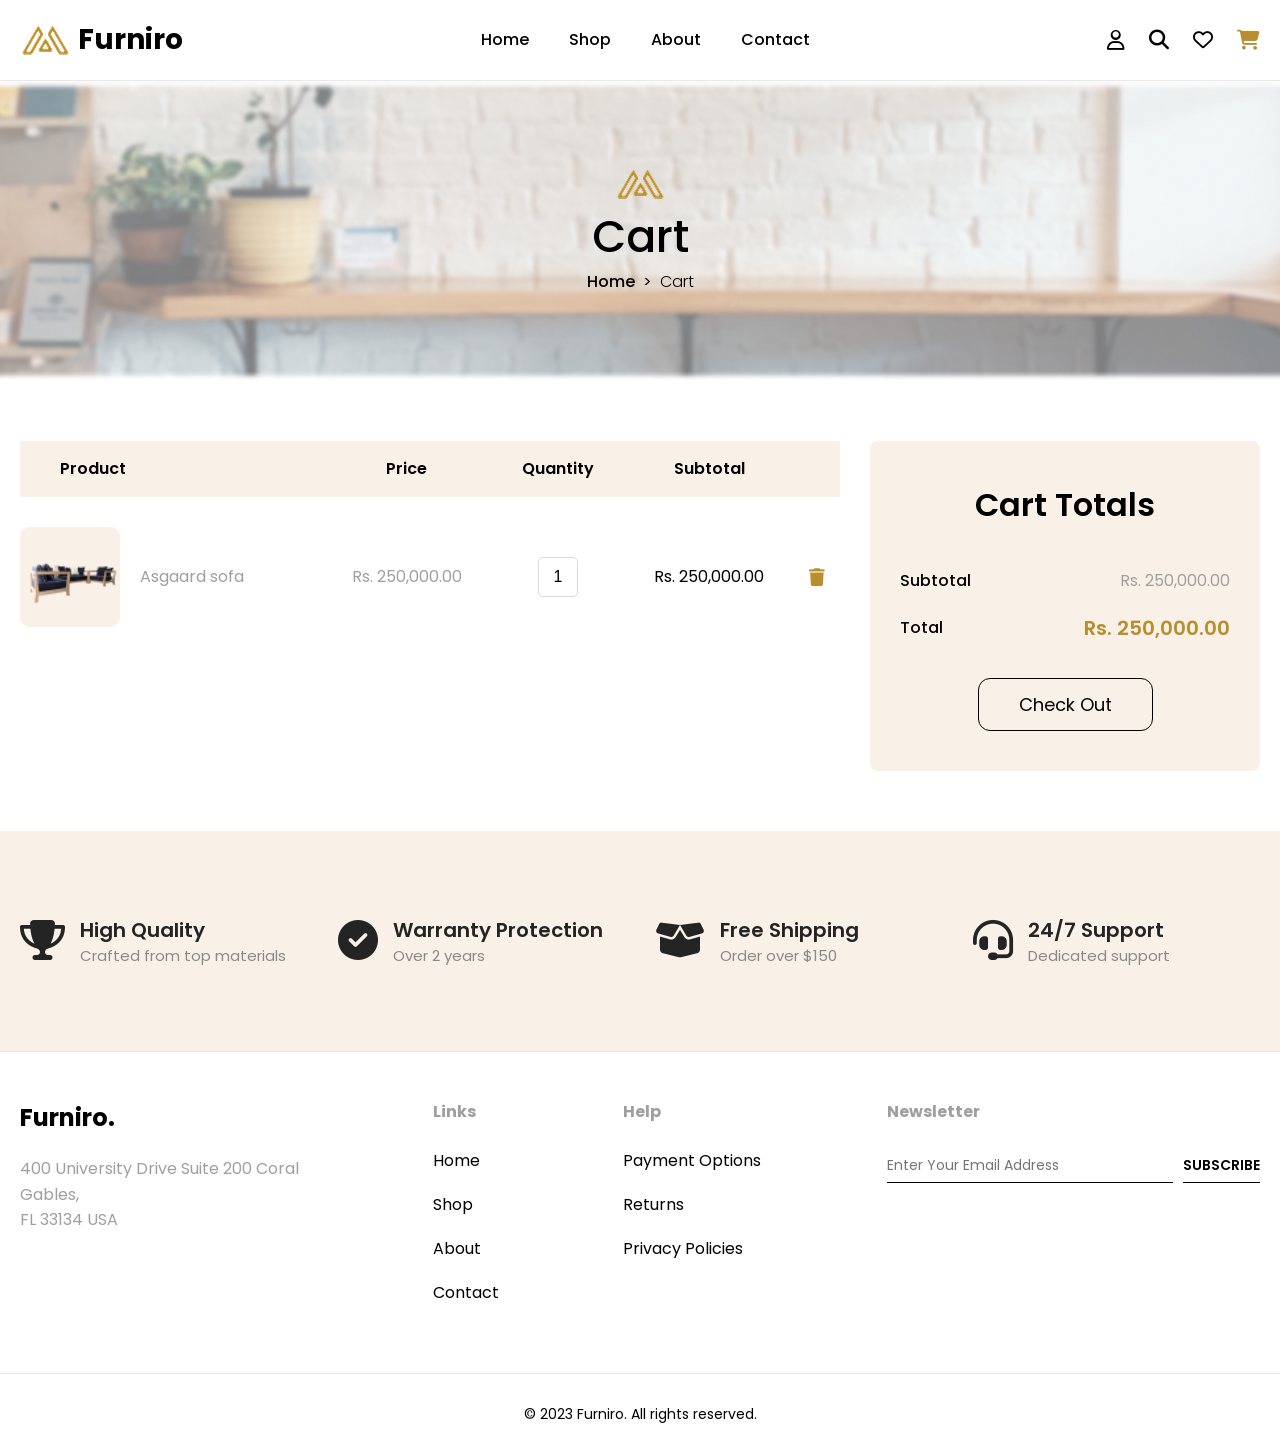
<file: cart.html>
<!DOCTYPE html>
<html lang="en">
<head>
    <meta charset="UTF-8">
    <meta name="viewport" content="width=device-width, initial-scale=1.0">
    <title>Furniro - Cart</title>
    <!-- Google Fonts & Font Awesome -->
    <link rel="preconnect" href="https://fonts.googleapis.com">
    <link rel="preconnect" href="https://fonts.gstatic.com" crossorigin>
    <link href="https://fonts.googleapis.com/css2?family=Poppins:wght@300;400;500;600;700&display=swap" rel="stylesheet">
    <link rel="stylesheet" href="https://cdnjs.cloudflare.com/ajax/libs/font-awesome/6.4.0/css/all.min.css">
    <link rel="stylesheet" href="./cart.css">
</head>
<body>

    <!-- NAVBAR -->
    <header class="header">
        <div class="container navbar-container">
            <a href="index.html" class="logo">
                <img src="./images/Meubel House_Logos-05 (1).png" alt="Furniro Logo" class="logo-img" onerror="this.remove();">
                <span class="logo-text">Furniro</span>
            </a>

            <nav class="desktop-nav" aria-label="Main Navigation">
                <a href="./index.html" class="nav-link">Home</a>
                <a href="./shop.html" class="nav-link">Shop</a>
                <a href="./product-detail.html" class="nav-link">About</a>
                <a href="./contact.html" class="nav-link">Contact</a>
            </nav>

            <div class="nav-icons">
                <button class="icon-btn" id="userBtn" aria-label="Account"><i class="fa-regular fa-user"></i></button>
                <button class="icon-btn" id="searchBtn" aria-label="Search"><i class="fa-solid fa-magnifying-glass"></i></button>
                <button class="icon-btn" id="wishlistBtn" aria-label="Wishlist"><i class="fa-regular fa-heart"></i></button>
                <a href="./cart.html" class="icon-btn active" id="cartBtn" aria-label="Shopping Cart" aria-current="page">
                    <i class="fa-solid fa-cart-shopping"></i>
                </a>
                <button class="hamburger" id="hamburgerBtn" aria-label="Toggle Mobile Menu" aria-expanded="false" aria-controls="mobileNav">
                    <i class="fa-solid fa-bars"></i>
                </button>
            </div>
        </div>

        <!-- Mobile Menu -->
        <nav class="mobile-nav" id="mobileNav" aria-label="Mobile Navigation" aria-hidden="true">
            <a href="./index.html" class="mobile-nav-link">Home</a>
            <a href="./shop.html" class="mobile-nav-link">Shop</a>
            <a href="./product-detail.html" class="mobile-nav-link">About</a>
            <a href="./contact.html" class="mobile-nav-link">Contact</a>
        </nav>
    </header>

    <main>
        <!-- HERO BANNER -->
        <section class="cart-hero">
            <div class="hero-content">
                <img src="./images/Meubel House_Logos-05 (1).png" alt="Furniro Logo" class="hero-logo-img" onerror="this.remove();">
                <h1 class="hero-title">Cart</h1>
                <div class="breadcrumb">
                    <a href="./index.html" class="breadcrumb-link">Home</a>
                    <span class="breadcrumb-separator">&gt;</span>
                    <span class="breadcrumb-current">Cart</span>
                </div>
            </div>
        </section>

        <!-- CART SECTION -->
        <section class="cart-section">
            <div class="container cart-container">

                <!-- CART TABLE AREA -->
                <div class="cart-table-wrapper">
                    <div class="cart-table-scroll">
                        <table class="cart-table" id="cartTable">
                            <thead>
                                <tr>
                                    <th class="th-product">Product</th>
                                    <th class="th-price">Price</th>
                                    <th class="th-quantity">Quantity</th>
                                    <th class="th-subtotal">Subtotal</th>
                                    <th class="th-action"></th>
                                </tr>
                            </thead>
                            <tbody>
                                <tr class="cart-item-row" id="cartRow">
                                    <td class="td-product" data-label="Product">
                                        <div class="product-info-cell">
                                            <div class="product-img-box">
                                                <img src="./images/pro3.png" alt="Asgaard sofa" class="cart-product-img">
                                            </div>
                                            <span class="product-title">Asgaard sofa</span>
                                        </div>
                                    </td>
                                    <td class="td-price" data-label="Price">Rs. 250,000.00</td>
                                    <td class="td-quantity" data-label="Quantity">
                                        <input type="number" id="itemQuantity" class="quantity-input" value="1" min="1" aria-label="Quantity">
                                    </td>
                                    <td class="td-subtotal" data-label="Subtotal" id="itemSubtotal">Rs. 250,000.00</td>
                                    <td class="td-action" data-label="">
                                        <button type="button" class="delete-btn" id="deleteBtn" aria-label="Delete product">
                                            <i class="fa-solid fa-trash"></i>
                                        </button>
                                    </td>
                                </tr>
                            </tbody>
                        </table>
                    </div>

                    <div class="empty-cart-msg hidden" id="emptyCartMsg">
                        Your cart is currently empty.
                    </div>
                </div>

                <!-- CART TOTALS CARD -->
                <div class="cart-totals-card">
                    <h2 class="totals-title">Cart Totals</h2>

                    <div class="totals-row">
                        <span class="totals-label">Subtotal</span>
                        <span class="totals-value subtotal-val" id="summarySubtotal">Rs. 250,000.00</span>
                    </div>

                    <div class="totals-row total-row">
                        <span class="totals-label">Total</span>
                        <span class="totals-value total-val" id="summaryTotal">Rs. 250,000.00</span>
                    </div>

                    <a href="./checkout.html" class="btn-checkout">Check Out</a>
                </div>

            </div>
        </section>

        <!-- FEATURES SECTION -->
        <section class="features-section">
            <div class="container features-container">
                <div class="feature-box">
                    <div class="feature-icon"><i class="fa-solid fa-trophy"></i></div>
                    <div class="feature-info">
                        <h3>High Quality</h3>
                        <p>Crafted from top materials</p>
                    </div>
                </div>
                <div class="feature-box">
                    <div class="feature-icon"><i class="fa-solid fa-circle-check"></i></div>
                    <div class="feature-info">
                        <h3>Warranty Protection</h3>
                        <p>Over 2 years</p>
                    </div>
                </div>
                <div class="feature-box">
                    <div class="feature-icon"><i class="fa-solid fa-box-open"></i></div>
                    <div class="feature-info">
                        <h3>Free Shipping</h3>
                        <p>Order over $150</p>
                    </div>
                </div>
                <div class="feature-box">
                    <div class="feature-icon"><i class="fa-solid fa-headset"></i></div>
                    <div class="feature-info">
                        <h3>24/7 Support</h3>
                        <p>Dedicated support</p>
                    </div>
                </div>
            </div>
        </section>
    </main>

    <!-- FOOTER -->
    <footer class="footer">
        <div class="container footer-container">
            <div class="footer-col">
                <h2 class="footer-logo">Furniro.</h2>
                <address class="footer-address">
                    400 University Drive Suite 200 Coral<br>Gables,<br>FL 33134 USA
                </address>
            </div>
            <div class="footer-col">
                <h4 class="footer-heading">Links</h4>
                <ul class="footer-links">
                    <li><a href="./index.html">Home</a></li>
                    <li><a href="./shop.html">Shop</a></li>
                    <li><a href="./product-detail.html">About</a></li>
                    <li><a href="./contact.html">Contact</a></li>
                </ul>
            </div>
            <div class="footer-col">
                <h4 class="footer-heading">Help</h4>
                <ul class="footer-links">
                    <li><a href="#">Payment Options</a></li>
                    <li><a href="#">Returns</a></li>
                    <li><a href="#">Privacy Policies</a></li>
                </ul>
            </div>
            <div class="footer-col">
                <h4 class="footer-heading">Newsletter</h4>
                <form class="newsletter-form" id="newsletterForm" novalidate>
                    <div class="input-wrapper">
                        <input type="email" id="newsletterEmail" placeholder="Enter Your Email Address" required>
                        <span class="error-msg" id="newsletterError"></span>
                    </div>
                    <button type="submit" class="newsletter-submit">SUBSCRIBE</button>
                </form>
            </div>
        </div>
        <div class="container footer-bottom">
            <p>&copy; 2023 Furniro. All rights reserved.</p>
        </div>
    </footer>

    <script src="./cart.js"></script>
</body>
</html>
</file>
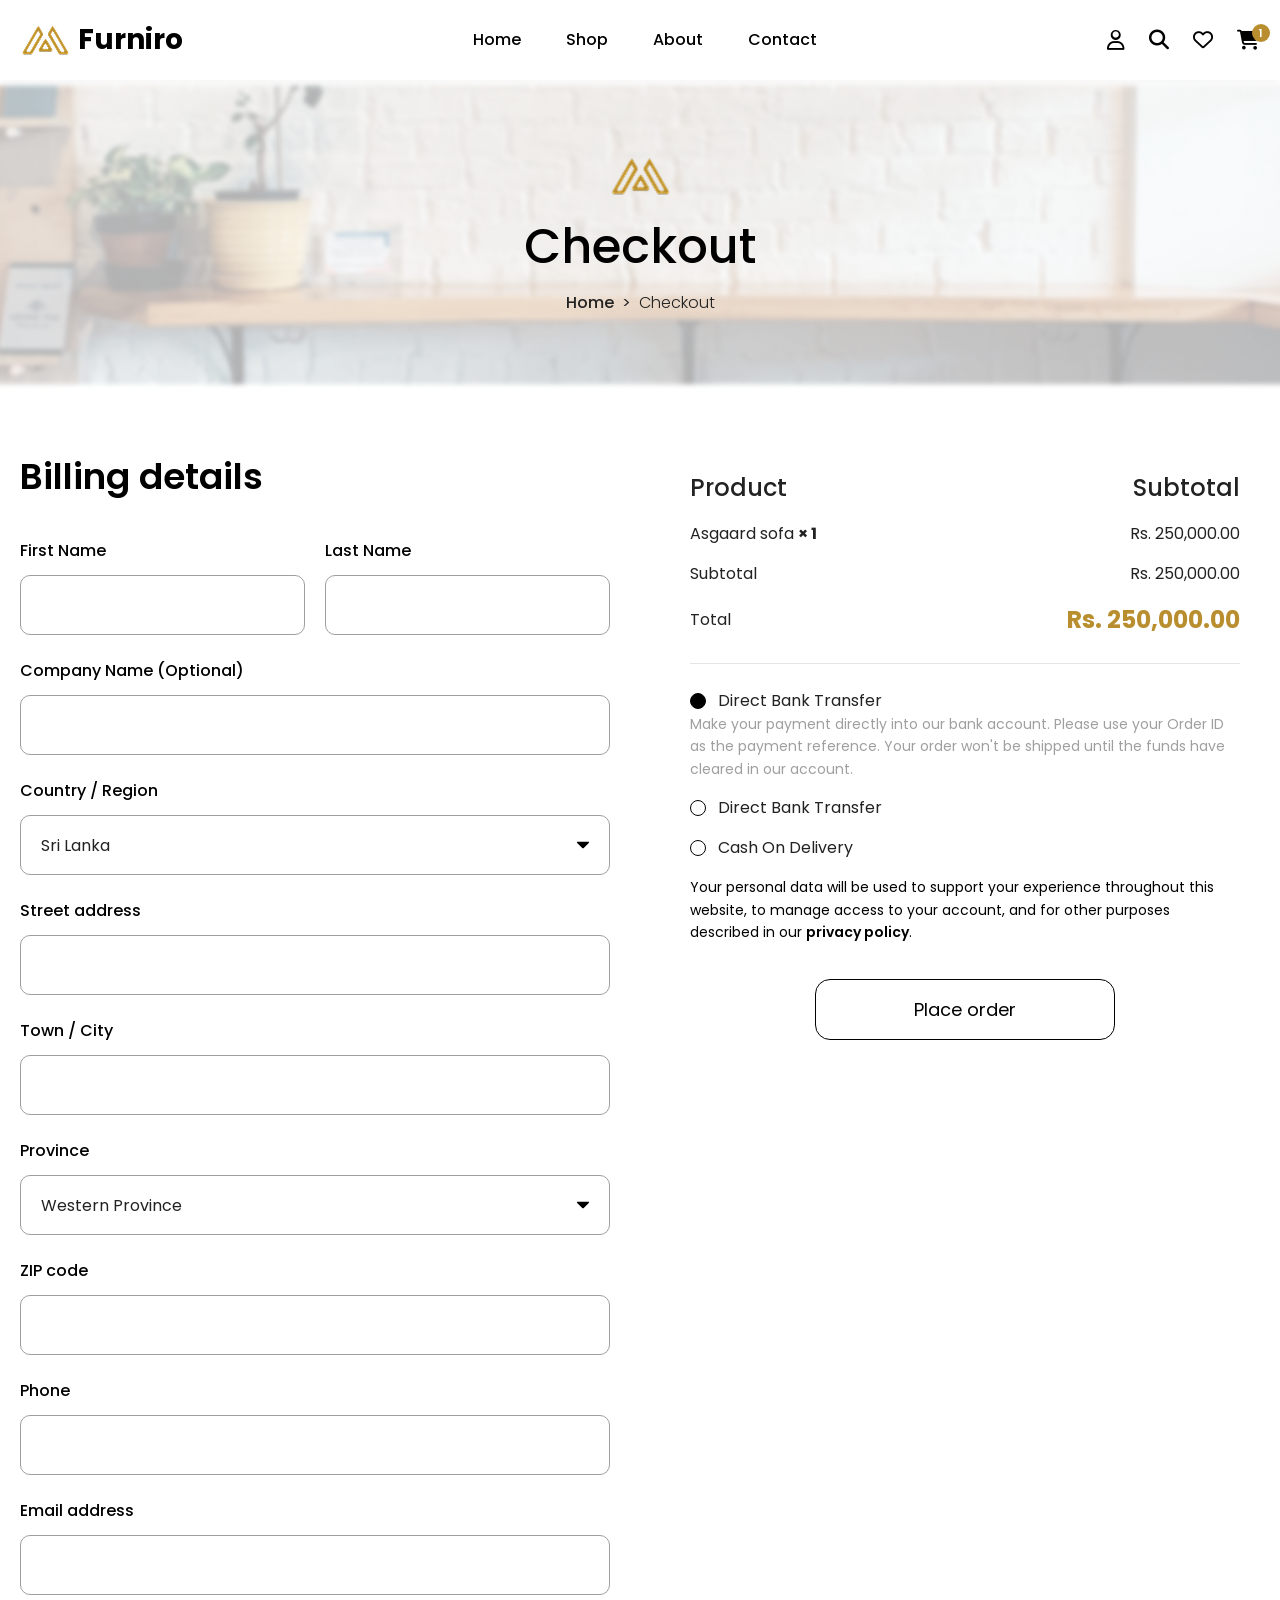
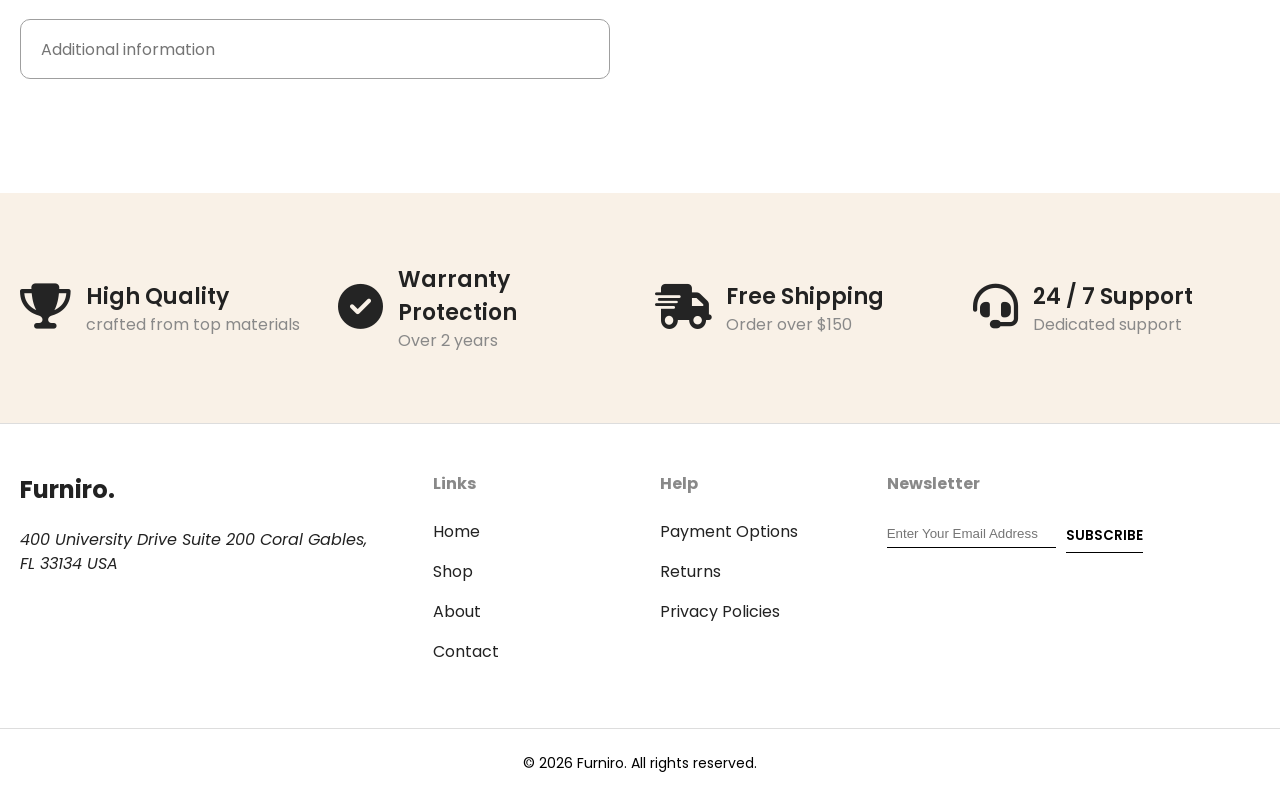
<file: checkout.html>
<!DOCTYPE html>
<html lang="en">
<head>
    <meta charset="UTF-8">
    <meta name="viewport" content="width=device-width, initial-scale=1.0">
    <title>Furniro - Checkout</title>
    <!-- Google Fonts -->
    <link rel="preconnect" href="https://fonts.googleapis.com">
    <link rel="preconnect" href="https://fonts.gstatic.com" crossorigin>
    <link href="https://fonts.googleapis.com/css2?family=Poppins:wght@300;400;500;600;700&display=swap" rel="stylesheet">
    <!-- Font Awesome Icons -->
    <link rel="stylesheet" href="https://cdnjs.cloudflare.com/ajax/libs/font-awesome/6.4.0/css/all.min.css">
    <!-- Stylesheet -->
    <link rel="stylesheet" href="./checkout.css">
</head>
<body>

    <!-- NAVBAR -->
    <header class="header">
        <div class="container navbar-container">
            <a href="index.html" class="logo">
                <img src="./images/Meubel House_Logos-05 (1).png" alt="Furniro Logo" class="logo-img">
                <span class="logo-text">Furniro</span>
            </a>

            <nav class="desktop-nav" aria-label="Main Navigation">
                <a href="./index.html" class="nav-link">Home</a>
                <a href="./shop.html" class="nav-link">Shop</a>
                <a href="./product-detail.html" class="nav-link">About</a>
                <a href="./contact.html" class="nav-link">Contact</a>
            </nav>

            <div class="nav-icons">
                <button class="icon-btn" id="userBtn" aria-label="Account"><i class="fa-regular fa-user"></i></button>
                <button class="icon-btn" id="searchBtn" aria-label="Search"><i class="fa-solid fa-magnifying-glass"></i></button>
                <button class="icon-btn" id="wishlistBtn" aria-label="Wishlist"><i class="fa-regular fa-heart"></i></button>
                <a href="./cart.html" class="icon-btn" id="cartBtn" aria-label="Shopping Cart">
                    <i class="fa-solid fa-cart-shopping"></i>
                    <span class="cart-count" id="cartCount">0</span>
                </a>
                <button class="hamburger" id="hamburgerBtn" aria-label="Toggle Mobile Menu">
                    <i class="fa-solid fa-bars"></i>
                </button>
            </div>
        </div>

        <!-- Mobile Navigation Menu -->
        <nav class="mobile-nav" id="mobileNav">
            <a href="./index.html" class="mobile-nav-link">Home</a>
            <a href="./shop.html" class="mobile-nav-link">Shop</a>
            <a href="./product-detail.html" class="mobile-nav-link">About</a>
            <a href="./contact.html" class="mobile-nav-link">Contact</a>
        </nav>
    </header>

    <!-- SEARCH MODAL -->
    <div class="search-modal" id="searchModal">
        <div class="search-box">
            <input type="text" id="modalSearchInput" placeholder="Search products...">
            <button id="closeSearchBtn" aria-label="Close Search"><i class="fa-solid fa-xmark"></i></button>
        </div>
    </div>

    <!-- MAIN CONTENT -->
    <main>
        <!-- HERO BANNER -->
        <section class="shop-hero">
            <div class="hero-overlay"></div>
            <div class="hero-content">
                <img src="./images/Meubel House_Logos-05 (1).png" alt="Furniro Logo" class="hero-logo-img">
                <h1 class="hero-title">Checkout</h1>
                <div class="breadcrumb">
                    <a href="./index.html" class="breadcrumb-link">Home</a>
                    <span class="breadcrumb-separator">&gt;</span>
                    <span class="breadcrumb-current">Checkout</span>
                </div>
            </div>
        </section>

        <!-- CHECKOUT SECTION -->
        <section class="checkout-section">
            <div class="container">
                
                <!-- ALERTS -->
                <div class="alert-box alert-success" id="successAlert" style="display: none;">
                    <h3>Order placed successfully!</h3>
                    <p>Thank you for your order. We have received your purchase details.</p>
                    <a href="./shop.html" class="btn-return-shop">Continue Shopping</a>
                </div>

                <div class="alert-box alert-empty" id="emptyCartAlert" style="display: none;">
                    <h3>Your cart is empty.</h3>
                    <p>Please add products to your cart before proceeding to checkout.</p>
                    <a href="./shop.html" class="btn-return-shop">Continue Shopping</a>
                </div>

                <!-- CHECKOUT FORM -->
                <form id="checkoutForm" class="checkout-layout" novalidate>
                    
                    <!-- BILLING DETAILS -->
                    <div class="billing-details">
                        <h2 class="section-heading">Billing details</h2>

                        <div class="form-row name-row">
                            <div class="form-group">
                                <label for="firstName">First Name</label>
                                <input type="text" id="firstName" name="firstName" required>
                                <span class="error-text" id="firstNameError"></span>
                            </div>
                            <div class="form-group">
                                <label for="lastName">Last Name</label>
                                <input type="text" id="lastName" name="lastName" required>
                                <span class="error-text" id="lastNameError"></span>
                            </div>
                        </div>

                        <div class="form-group">
                            <label for="companyName">Company Name (Optional)</label>
                            <input type="text" id="companyName" name="companyName">
                        </div>

                        <div class="form-group">
                            <label for="country">Country / Region</label>
                            <select id="country" name="country" required>
                                <option value="Sri Lanka" selected>Sri Lanka</option>
                                <option value="India">India</option>
                                <option value="Pakistan">Pakistan</option>
                                <option value="United States">United States</option>
                            </select>
                            <span class="error-text" id="countryError"></span>
                        </div>

                        <div class="form-group">
                            <label for="streetAddress">Street address</label>
                            <input type="text" id="streetAddress" name="streetAddress" required>
                            <span class="error-text" id="streetAddressError"></span>
                        </div>

                        <div class="form-group">
                            <label for="townCity">Town / City</label>
                            <input type="text" id="townCity" name="townCity" required>
                            <span class="error-text" id="townCityError"></span>
                        </div>

                        <div class="form-group">
                            <label for="province">Province</label>
                            <select id="province" name="province" required>
                                <option value="Western Province" selected>Western Province</option>
                                <option value="Central Province">Central Province</option>
                                <option value="Southern Province">Southern Province</option>
                                <option value="Northern Province">Northern Province</option>
                            </select>
                            <span class="error-text" id="provinceError"></span>
                        </div>

                        <div class="form-group">
                            <label for="zipCode">ZIP code</label>
                            <input type="text" id="zipCode" name="zipCode" required>
                            <span class="error-text" id="zipCodeError"></span>
                        </div>

                        <div class="form-group">
                            <label for="phone">Phone</label>
                            <input type="tel" id="phone" name="phone" required>
                            <span class="error-text" id="phoneError"></span>
                        </div>

                        <div class="form-group">
                            <label for="email">Email address</label>
                            <input type="email" id="email" name="email" required>
                            <span class="error-text" id="emailError"></span>
                        </div>

                        <div class="form-group">
                            <input type="text" id="additionalInfo" name="additionalInfo" placeholder="Additional information">
                        </div>
                    </div>

                    <!-- ORDER SUMMARY -->
                    <div class="order-summary-box">
                        <div class="summary-table">
                            <div class="summary-header">
                                <span class="header-product">Product</span>
                                <span class="header-subtotal">Subtotal</span>
                            </div>

                            <div class="summary-items" id="summaryItems"></div>

                            <div class="summary-row subtotal-row">
                                <span class="label">Subtotal</span>
                                <span class="value" id="orderSubtotal">Rs. 0.00</span>
                            </div>

                            <div class="summary-row total-row">
                                <span class="label">Total</span>
                                <span class="value total-val" id="orderTotal">Rs. 0.00</span>
                            </div>
                        </div>

                        <hr class="summary-divider">

                        <!-- PAYMENT SECTION -->
                        <div class="payment-section">
                            <div class="payment-option">
                                <label class="radio-container">
                                    <input type="radio" name="paymentMethod" value="bank" checked>
                                    <span class="radio-mark"></span>
                                    <span class="payment-title dark-title">Direct Bank Transfer</span>
                                </label>
                                <p class="payment-description" id="bankDesc">
                                    Make your payment directly into our bank account. Please use your Order ID as the payment reference. Your order won't be shipped until the funds have cleared in our account.
                                </p>
                            </div>

                            <div class="payment-option">
                                <label class="radio-container">
                                    <input type="radio" name="paymentMethod" value="bank2">
                                    <span class="radio-mark"></span>
                                    <span class="payment-title muted-title">Direct Bank Transfer</span>
                                </label>
                            </div>

                            <div class="payment-option">
                                <label class="radio-container">
                                    <input type="radio" name="paymentMethod" value="cod">
                                    <span class="radio-mark"></span>
                                    <span class="payment-title muted-title">Cash On Delivery</span>
                                </label>
                            </div>

                            <p class="privacy-notice">
                                Your personal data will be used to support your experience throughout this website, to manage access to your account, and for other purposes described in our <a href="#" class="privacy-link">privacy policy</a>.
                            </p>

                            <div class="place-order-wrapper">
                                <button type="submit" class="btn-place-order">Place order</button>
                            </div>
                        </div>

                    </div>
                </form>

            </div>
        </section>

        <!-- FEATURES SECTION -->
        <section class="features-section">
            <div class="container features-container">
                <div class="feature-box">
                    <div class="feature-icon"><i class="fa-solid fa-trophy"></i></div>
                    <div class="feature-info">
                        <h3>High Quality</h3>
                        <p>crafted from top materials</p>
                    </div>
                </div>
                <div class="feature-box">
                    <div class="feature-icon"><i class="fa-solid fa-circle-check"></i></div>
                    <div class="feature-info">
                        <h3>Warranty Protection</h3>
                        <p>Over 2 years</p>
                    </div>
                </div>
                <div class="feature-box">
                    <div class="feature-icon"><i class="fa-solid fa-truck-fast"></i></div>
                    <div class="feature-info">
                        <h3>Free Shipping</h3>
                        <p>Order over $150</p>
                    </div>
                </div>
                <div class="feature-box">
                    <div class="feature-icon"><i class="fa-solid fa-headset"></i></div>
                    <div class="feature-info">
                        <h3>24 / 7 Support</h3>
                        <p>Dedicated support</p>
                    </div>
                </div>
            </div>
        </section>
    </main>

    <!-- FOOTER -->
    <footer class="footer">
        <div class="container footer-container">
            <div class="footer-col brand-col">
                <h2 class="footer-logo">Furniro.</h2>
                <address class="footer-address">
                    400 University Drive Suite 200 Coral Gables,<br>
                    FL 33134 USA
                </address>
            </div>
            <div class="footer-col">
                <h4 class="footer-heading">Links</h4>
                <ul class="footer-links">
                    <li><a href="./index.html">Home</a></li>
                    <li><a href="./shop.html">Shop</a></li>
                    <li><a href="./product-detail.html">About</a></li>
                    <li><a href="./contact.html">Contact</a></li>
                </ul>
            </div>
            <div class="footer-col">
                <h4 class="footer-heading">Help</h4>
                <ul class="footer-links">
                    <li><a href="#">Payment Options</a></li>
                    <li><a href="#">Returns</a></li>
                    <li><a href="#">Privacy Policies</a></li>
                </ul>
            </div>
            <div class="footer-col newsletter-col">
                <h4 class="footer-heading">Newsletter</h4>
                <form class="newsletter-form" id="newsletterForm" novalidate>
                    <div class="input-wrapper">
                        <input type="email" id="newsletterEmail" placeholder="Enter Your Email Address" required>
                        <span class="error-msg" id="newsletterError"></span>
                    </div>
                    <button type="submit" class="newsletter-submit">SUBSCRIBE</button>
                </form>
            </div>
        </div>
        <div class="container footer-bottom">
            <p>&copy; 2026 Furniro. All rights reserved.</p>
        </div>
    </footer>

    <script src="./checkout.js"></script>
</body>
</html>
</file>
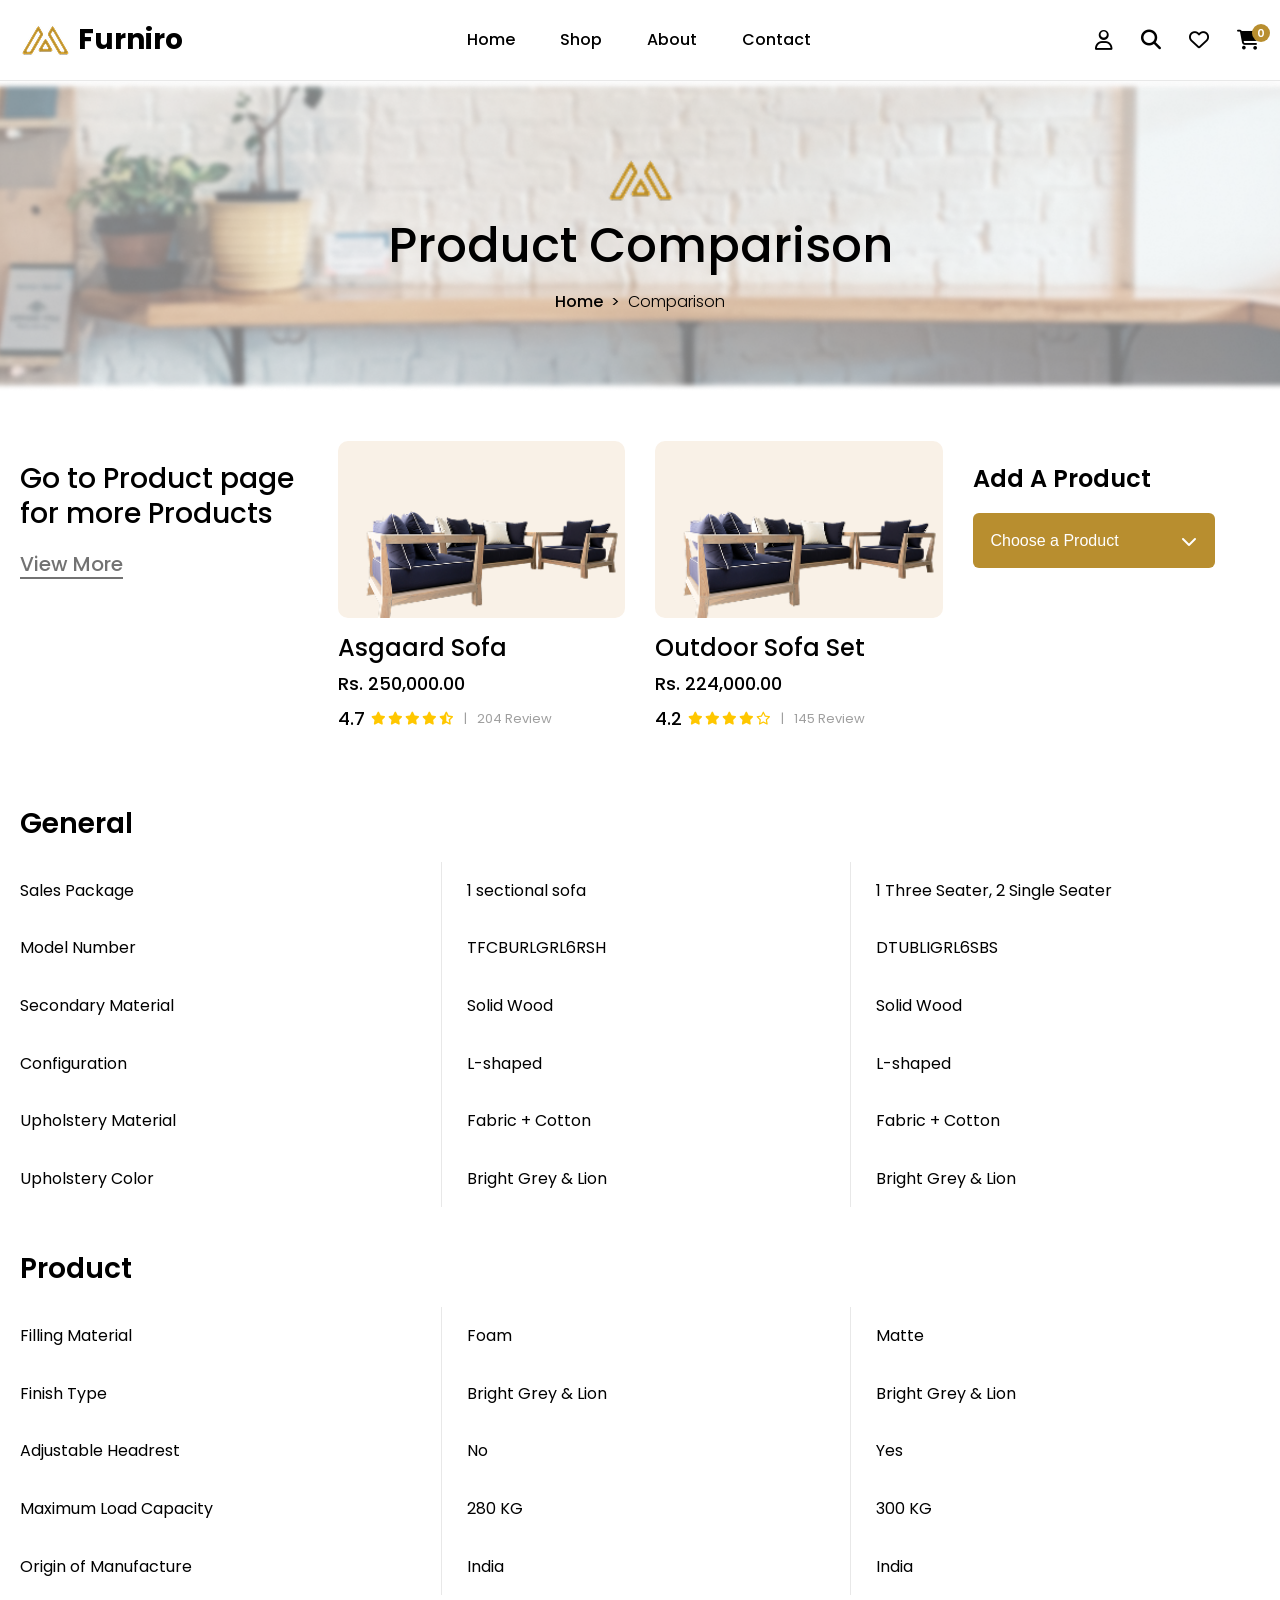
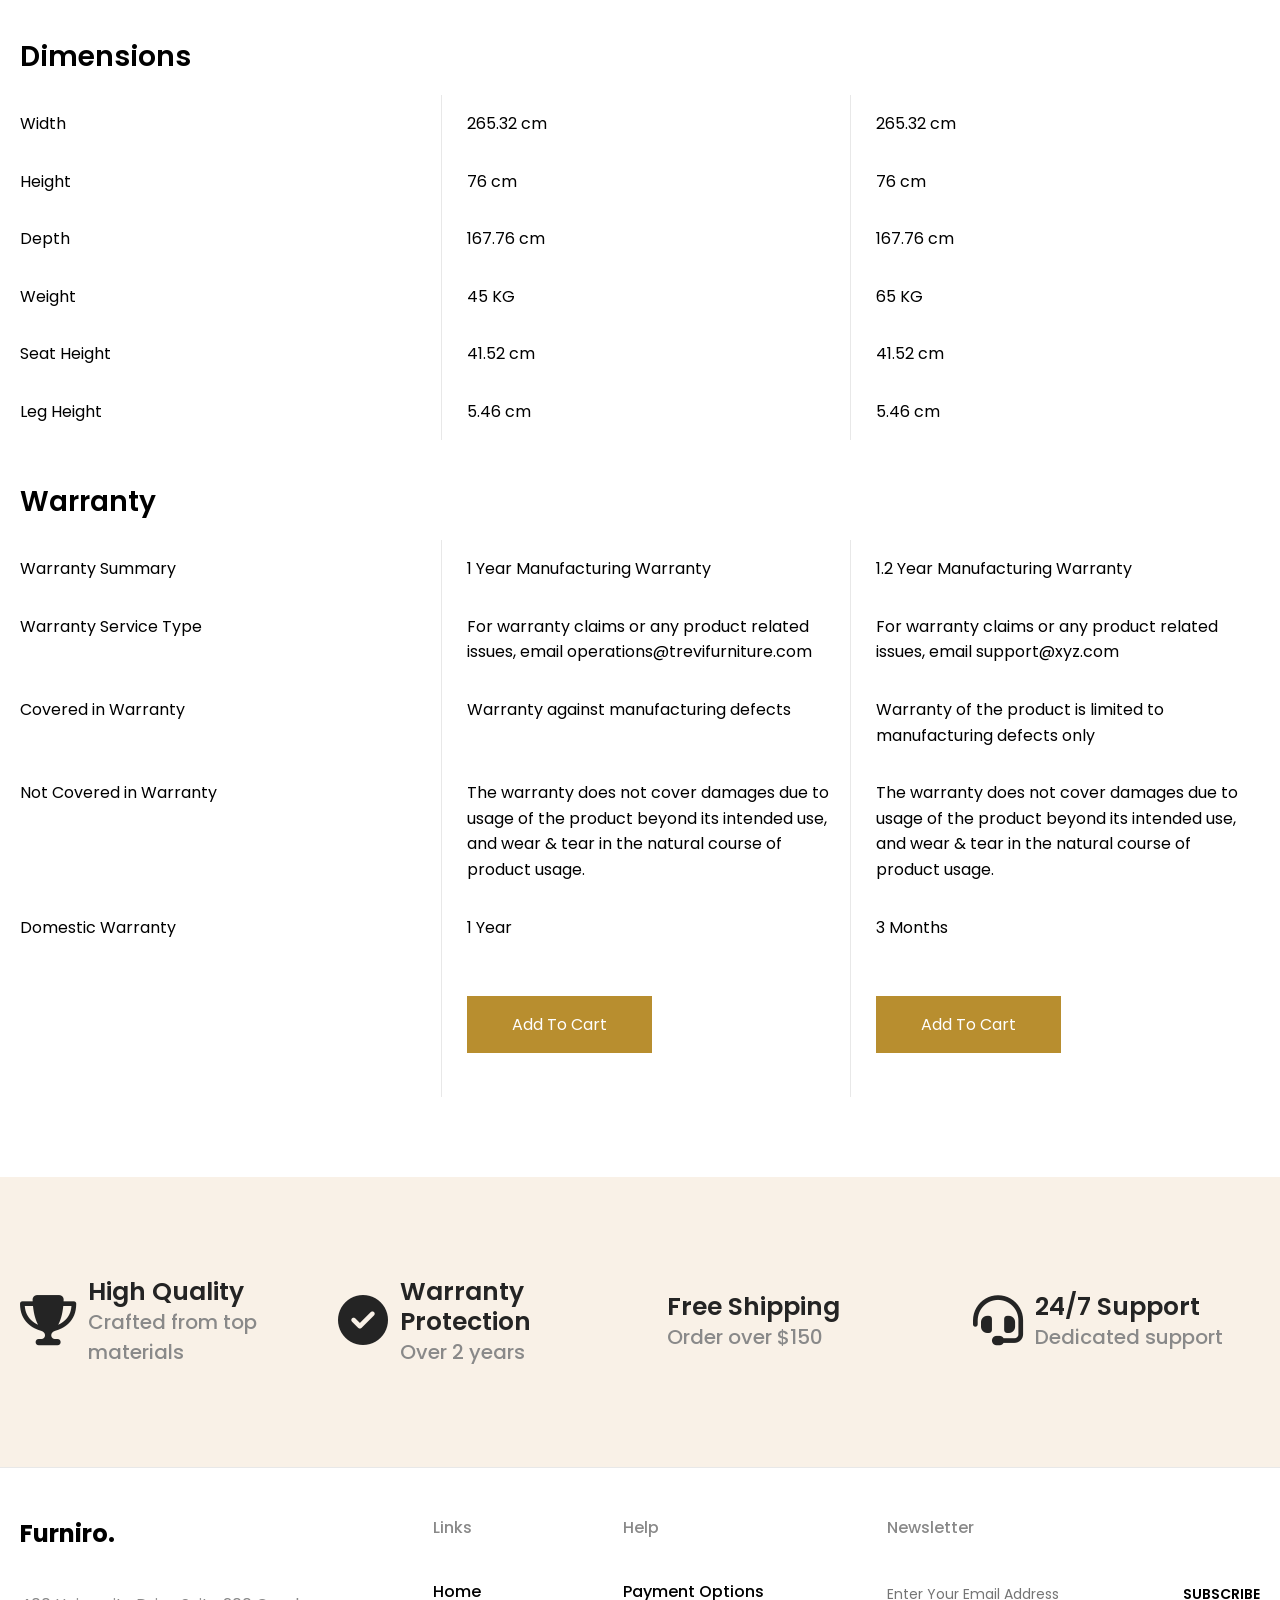
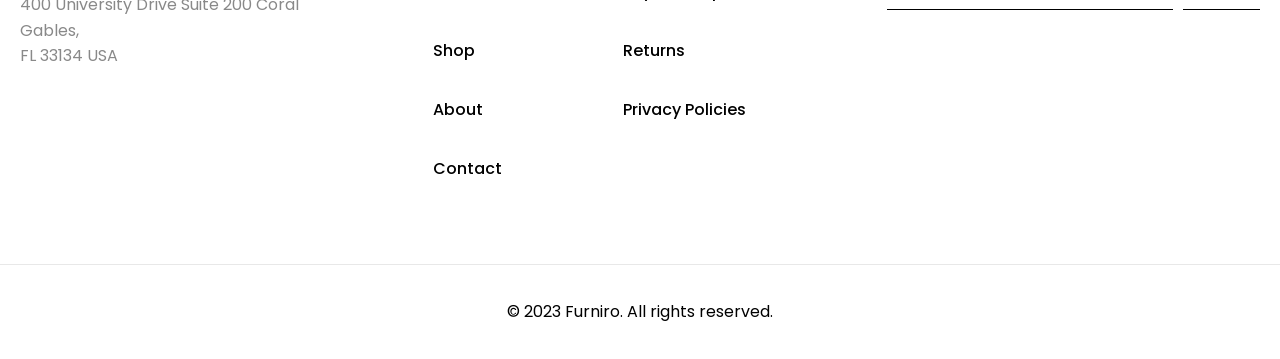
<file: comparison.html>
<!DOCTYPE html>
<html lang="en">
<head>
    <meta charset="UTF-8">
    <meta name="viewport" content="width=device-width, initial-scale=1.0">
    <title>Furniro - Product Comparison</title>
    <!-- Google Fonts -->
    <link rel="preconnect" href="https://fonts.googleapis.com">
    <link rel="preconnect" href="https://fonts.gstatic.com" crossorigin>
    <link href="https://fonts.googleapis.com/css2?family=Poppins:ital,wght@0,300;0,400;0,500;0,600;0,700;1,400&display=swap" rel="stylesheet">
    <!-- Font Awesome Icons -->
    <link rel="stylesheet" href="https://cdnjs.cloudflare.com/ajax/libs/font-awesome/6.4.0/css/all.min.css">
    <!-- Stylesheet -->
    <link rel="stylesheet" href="./comparison.css">
</head>
<body>

    <!-- NAVBAR -->
    <header class="header">
        <div class="container navbar-container">
            <a href="index.html" class="logo">
                <img src="./images/Meubel House_Logos-05 (1).png" alt="Furniro Logo" class="logo-img" onerror="this.remove();">
                <span class="logo-text">Furniro</span>
            </a>

            <nav class="desktop-nav" aria-label="Main Navigation">
                <a href="./index.html" class="nav-link">Home</a>
                <a href="./shop.html" class="nav-link">Shop</a>
                <a href="./product-detail.html" class="nav-link">About</a>
                <a href="./contact.html" class="nav-link">Contact</a>
            </nav>

            <div class="nav-icons">
                <button class="icon-btn" id="userBtn" aria-label="Account"><i class="fa-regular fa-user"></i></button>
                <button class="icon-btn" id="searchBtn" aria-label="Search"><i class="fa-solid fa-magnifying-glass"></i></button>
                <button class="icon-btn" id="wishlistBtn" aria-label="Wishlist"><i class="fa-regular fa-heart"></i></button>
                <a href="./cart.html" class="icon-btn" id="cartBtn" aria-label="Shopping Cart">
                    <i class="fa-solid fa-cart-shopping"></i>
                    <span class="cart-count" id="cartCount">0</span>
                </a>
                <button class="hamburger" id="hamburgerBtn" aria-label="Toggle Menu" aria-expanded="false" aria-controls="mobileNav">
                    <i class="fa-solid fa-bars"></i>
                </button>
            </div>
        </div>

        <!-- Mobile Navigation Menu -->
        <nav class="mobile-nav" id="mobileNav" aria-label="Mobile Navigation" aria-hidden="true">
            <a href="./index.html" class="mobile-nav-link">Home</a>
            <a href="./shop.html" class="mobile-nav-link">Shop</a>
            <a href="./product-detail.html" class="mobile-nav-link">About</a>
            <a href="./contact.html" class="mobile-nav-link">Contact</a>
        </nav>
    </header>

    <!-- MAIN CONTENT -->
    <main>
        <!-- HERO / BANNER SECTION -->
        <section class="hero-banner">
            <img src="./images/pro_com.png" alt="Product Comparison" class="hero-bg-img">
            <div class="hero-content">
                <div class="hero-logo-wrapper">
                    <img src="./images/Meubel House_Logos-05 (1).png" alt="Furniro Logo" class="hero-logo-img" onerror="this.remove();">
                </div>
                <h1 class="hero-title">Product Comparison</h1>
                <div class="breadcrumb">
                    <a href="./index.html" class="breadcrumb-link">Home</a>
                    <span class="breadcrumb-separator">&gt;</span>
                    <span class="breadcrumb-current">Comparison</span>
                </div>
            </div>
        </section>

        <!-- PRODUCT SELECTION SECTION -->
        <section class="product-selection-section">
            <div class="container selection-container">

                <!-- COLUMN 1: GO TO PRODUCT PAGE -->
                <div class="selection-col intro-col">
                    <h2 class="intro-heading">Go to Product page for more Products</h2>
                    <a href="./shop.html" class="view-more-link">View More</a>
                </div>

                <!-- COLUMN 2: PRODUCT 1 -->
                <div class="selection-col product-card">
                    <div class="product-img-box">
                        <img src="./images/Outdoor sofa set 1.png" alt="Asgaard sofa" class="product-img">
                    </div>
                    <h3 class="product-name">Asgaard Sofa</h3>
                    <p class="product-price">Rs. 250,000.00</p>
                    <div class="product-rating">
                        <span class="rating-num">4.7</span>
                        <div class="stars" aria-hidden="true">
                            <i class="fa-solid fa-star"></i>
                            <i class="fa-solid fa-star"></i>
                            <i class="fa-solid fa-star"></i>
                            <i class="fa-solid fa-star"></i>
                            <i class="fa-solid fa-star-half-stroke"></i>
                        </div>
                        <span class="rating-divider">|</span>
                        <span class="review-count">204 Review</span>
                    </div>
                </div>

                <!-- COLUMN 3: PRODUCT 2 -->
                <div class="selection-col product-card">
                    <div class="product-img-box">
                        <img src="./images/Outdoor sofa set 1.png" alt="Outdoor Sofa Set" class="product-img">
                    </div>
                    <h3 class="product-name">Outdoor Sofa Set</h3>
                    <p class="product-price">Rs. 224,000.00</p>
                    <div class="product-rating">
                        <span class="rating-num">4.2</span>
                        <div class="stars" aria-hidden="true">
                            <i class="fa-solid fa-star"></i>
                            <i class="fa-solid fa-star"></i>
                            <i class="fa-solid fa-star"></i>
                            <i class="fa-solid fa-star"></i>
                            <i class="fa-regular fa-star"></i>
                        </div>
                        <span class="rating-divider">|</span>
                        <span class="review-count">145 Review</span>
                    </div>
                </div>

                <!-- COLUMN 4: ADD A PRODUCT -->
                <div class="selection-col add-product-col">
                    <h3 class="add-title">Add A Product</h3>
                    <div class="select-wrapper">
                        <select id="productSelect" class="product-select" aria-label="Choose a Product">
                            <option value="" disabled selected>Choose a Product</option>
                            <option value="asgaard">Asgaard Sofa</option>
                            <option value="outdoor">Outdoor Sofa Set</option>
                            <option value="syltherine">Syltherine</option>
                            <option value="leviosa">Leviosa</option>
                            <option value="lolito">Lolito</option>
                            <option value="respira">Respira</option>
                        </select>
                        <i class="fa-solid fa-chevron-down select-arrow" aria-hidden="true"></i>
                    </div>
                </div>

            </div>
        </section>

        <!-- PRODUCT COMPARISON TABLE -->
        <section class="comparison-table-section">
            <div class="container">
                <div class="table-scroll-wrapper">
                    <table class="comparison-table">
                        <colgroup>
                            <col class="col-features">
                            <col class="col-product1">
                            <col class="col-product2">
                        </colgroup>

                        <!-- GENERAL SECTION -->
                        <tbody>
                            <tr class="section-header-row">
                                <td colspan="3"><h2>General</h2></td>
                            </tr>
                            <tr>
                                <td class="feature-label">Sales Package</td>
                                <td>1 sectional sofa</td>
                                <td>1 Three Seater, 2 Single Seater</td>
                            </tr>
                            <tr>
                                <td class="feature-label">Model Number</td>
                                <td>TFCBURLGRL6RSH</td>
                                <td>DTUBLIGRL6SBS</td>
                            </tr>
                            <tr>
                                <td class="feature-label">Secondary Material</td>
                                <td>Solid Wood</td>
                                <td>Solid Wood</td>
                            </tr>
                            <tr>
                                <td class="feature-label">Configuration</td>
                                <td>L-shaped</td>
                                <td>L-shaped</td>
                            </tr>
                            <tr>
                                <td class="feature-label">Upholstery Material</td>
                                <td>Fabric + Cotton</td>
                                <td>Fabric + Cotton</td>
                            </tr>
                            <tr>
                                <td class="feature-label">Upholstery Color</td>
                                <td>Bright Grey &amp; Lion</td>
                                <td>Bright Grey &amp; Lion</td>
                            </tr>
                        </tbody>

                        <!-- PRODUCT SECTION -->
                        <tbody>
                            <tr class="section-header-row">
                                <td colspan="3"><h2>Product</h2></td>
                            </tr>
                            <tr>
                                <td class="feature-label">Filling Material</td>
                                <td>Foam</td>
                                <td>Matte</td>
                            </tr>
                            <tr>
                                <td class="feature-label">Finish Type</td>
                                <td>Bright Grey &amp; Lion</td>
                                <td>Bright Grey &amp; Lion</td>
                            </tr>
                            <tr>
                                <td class="feature-label">Adjustable Headrest</td>
                                <td>No</td>
                                <td>Yes</td>
                            </tr>
                            <tr>
                                <td class="feature-label">Maximum Load Capacity</td>
                                <td>280 KG</td>
                                <td>300 KG</td>
                            </tr>
                            <tr>
                                <td class="feature-label">Origin of Manufacture</td>
                                <td>India</td>
                                <td>India</td>
                            </tr>
                        </tbody>

                        <!-- DIMENSIONS SECTION -->
                        <tbody>
                            <tr class="section-header-row">
                                <td colspan="3"><h2>Dimensions</h2></td>
                            </tr>
                            <tr>
                                <td class="feature-label">Width</td>
                                <td>265.32 cm</td>
                                <td>265.32 cm</td>
                            </tr>
                            <tr>
                                <td class="feature-label">Height</td>
                                <td>76 cm</td>
                                <td>76 cm</td>
                            </tr>
                            <tr>
                                <td class="feature-label">Depth</td>
                                <td>167.76 cm</td>
                                <td>167.76 cm</td>
                            </tr>
                            <tr>
                                <td class="feature-label">Weight</td>
                                <td>45 KG</td>
                                <td>65 KG</td>
                            </tr>
                            <tr>
                                <td class="feature-label">Seat Height</td>
                                <td>41.52 cm</td>
                                <td>41.52 cm</td>
                            </tr>
                            <tr>
                                <td class="feature-label">Leg Height</td>
                                <td>5.46 cm</td>
                                <td>5.46 cm</td>
                            </tr>
                        </tbody>

                        <!-- WARRANTY SECTION -->
                        <tbody>
                            <tr class="section-header-row">
                                <td colspan="3"><h2>Warranty</h2></td>
                            </tr>
                            <tr>
                                <td class="feature-label">Warranty Summary</td>
                                <td>1 Year Manufacturing Warranty</td>
                                <td>1.2 Year Manufacturing Warranty</td>
                            </tr>
                            <tr>
                                <td class="feature-label">Warranty Service Type</td>
                                <td>For warranty claims or any product related issues, email operations@trevifurniture.com</td>
                                <td>For warranty claims or any product related issues, email support@xyz.com</td>
                            </tr>
                            <tr>
                                <td class="feature-label">Covered in Warranty</td>
                                <td>Warranty against manufacturing defects</td>
                                <td>Warranty of the product is limited to manufacturing defects only</td>
                            </tr>
                            <tr>
                                <td class="feature-label">Not Covered in Warranty</td>
                                <td>The warranty does not cover damages due to usage of the product beyond its intended use, and wear &amp; tear in the natural course of product usage.</td>
                                <td>The warranty does not cover damages due to usage of the product beyond its intended use, and wear &amp; tear in the natural course of product usage.</td>
                            </tr>
                            <tr>
                                <td class="feature-label">Domestic Warranty</td>
                                <td>1 Year</td>
                                <td>3 Months</td>
                            </tr>
                            <!-- ADD TO CART BUTTON ROW -->
                            <tr class="action-row">
                                <td></td>
                                <td>
                                    <button type="button" class="btn-add-cart" id="btnCartProduct1">Add To Cart</button>
                                    <div class="cart-msg" id="msgProduct1" role="status"></div>
                                </td>
                                <td>
                                    <button type="button" class="btn-add-cart" id="btnCartProduct2">Add To Cart</button>
                                    <div class="cart-msg" id="msgProduct2" role="status"></div>
                                </td>
                            </tr>
                        </tbody>

                    </table>
                </div>
            </div>
        </section>

        <!-- FEATURES / BENEFITS SECTION -->
        <section class="features-section">
            <div class="container features-container">
                <div class="feature-box">
                    <div class="feature-icon"><i class="fa-solid fa-trophy"></i></div>
                    <div class="feature-info">
                        <h3>High Quality</h3>
                        <p>Crafted from top materials</p>
                    </div>
                </div>
                <div class="feature-box">
                    <div class="feature-icon"><i class="fa-solid fa-circle-check"></i></div>
                    <div class="feature-info">
                        <h3>Warranty Protection</h3>
                        <p>Over 2 years</p>
                    </div>
                </div>
                <div class="feature-box">
                    <div class="feature-icon"><i class="fa-solid fa-hand-holding-box"></i></div>
                    <div class="feature-info">
                        <h3>Free Shipping</h3>
                        <p>Order over $150</p>
                    </div>
                </div>
                <div class="feature-box">
                    <div class="feature-icon"><i class="fa-solid fa-headset"></i></div>
                    <div class="feature-info">
                        <h3>24/7 Support</h3>
                        <p>Dedicated support</p>
                    </div>
                </div>
            </div>
        </section>
    </main>

    <!-- FOOTER -->
    <footer class="footer">
        <div class="container footer-container">
            <div class="footer-col brand-col">
                <h2 class="footer-logo">Furniro.</h2>
                <address class="footer-address">
                    400 University Drive Suite 200 Coral<br>Gables,<br>FL 33134 USA
                </address>
            </div>
            <div class="footer-col">
                <h4 class="footer-heading">Links</h4>
                <ul class="footer-links">
                    <li><a href="./index.html">Home</a></li>
                    <li><a href="./shop.html">Shop</a></li>
                    <li><a href="./product-detail.html">About</a></li>
                    <li><a href="./contact.html">Contact</a></li>
                </ul>
            </div>
            <div class="footer-col">
                <h4 class="footer-heading">Help</h4>
                <ul class="footer-links">
                    <li><a href="#">Payment Options</a></li>
                    <li><a href="#">Returns</a></li>
                    <li><a href="#">Privacy Policies</a></li>
                </ul>
            </div>
            <div class="footer-col newsletter-col">
                <h4 class="footer-heading">Newsletter</h4>
                <form class="newsletter-form" id="newsletterForm" novalidate>
                    <div class="input-wrapper">
                        <input type="email" id="newsletterEmail" placeholder="Enter Your Email Address" required>
                        <span class="error-msg" id="newsletterError"></span>
                    </div>
                    <button type="submit" class="newsletter-submit">SUBSCRIBE</button>
                </form>
            </div>
        </div>
        <div class="container footer-bottom">
            <p>&copy; 2023 Furniro. All rights reserved.</p>
        </div>
    </footer>

    <!-- Script JS -->
    <script src="./comparison.js"></script>
</body>
</html>
</file>
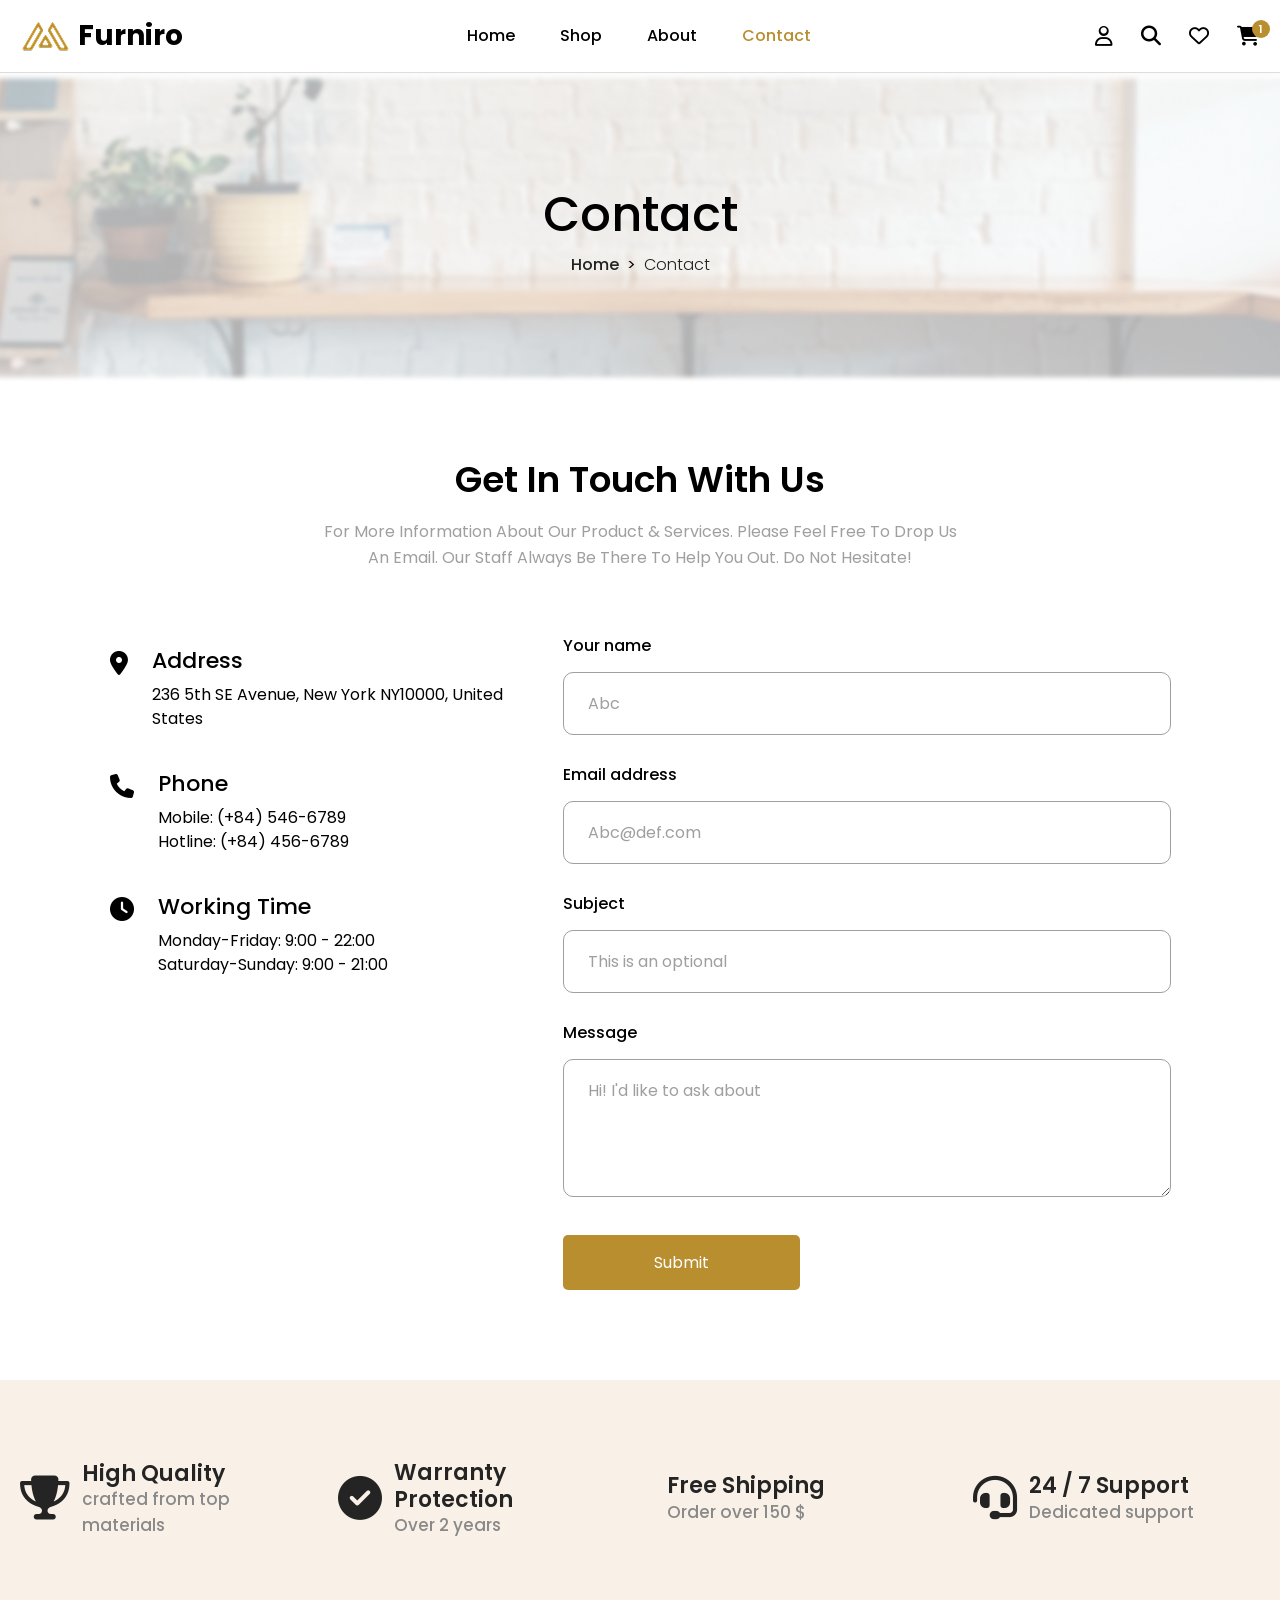
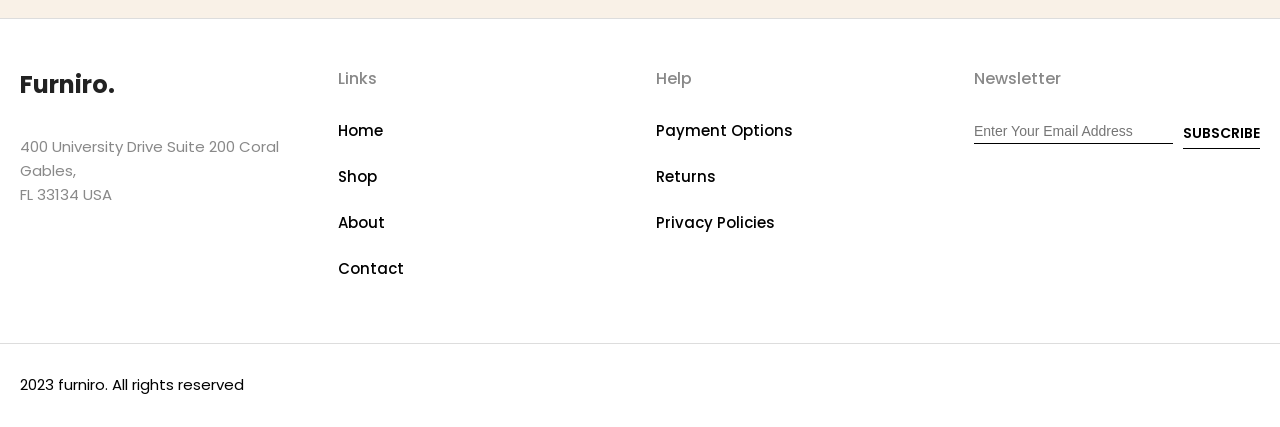
<file: contact.html>
<!DOCTYPE html>
<html lang="en">
<head>
    <meta charset="UTF-8">
    <meta name="viewport" content="width=device-width, initial-scale=1.0">
    <title>Furniro - Contact</title>
    <link rel="preconnect" href="https://fonts.googleapis.com">
    <link rel="preconnect" href="https://fonts.gstatic.com" crossorigin>
    <link href="https://fonts.googleapis.com/css2?family=Poppins:ital,wght@0,300;0,400;0,500;0,600;0,700;1,400&display=swap" rel="stylesheet">
    <link rel="stylesheet" href="https://cdnjs.cloudflare.com/ajax/libs/font-awesome/6.4.0/css/all.min.css">
    <link rel="stylesheet" href="./contact.css">
</head>
<body>

    <header class="header">
        <div class="container navbar-container">
            <a href="index.html" class="logo">
                <img src="./images/Meubel House_Logos-05 (1).png" alt="Furniro Logo" class="logo-img">
                <span class="logo-text">Furniro</span>
            </a>

            <nav class="desktop-nav" aria-label="Main Navigation">
                <a href="./index.html" class="nav-link">Home</a>
                <a href="./shop.html" class="nav-link">Shop</a>
                <a href="./product-detail.html" class="nav-link">About</a>
                <a href="./contact.html" class="nav-link active">Contact</a>
            </nav>

            <div class="nav-icons">
                <button class="icon-btn" id="userBtn" aria-label="Account"><i class="fa-regular fa-user"></i></button>
                <button class="icon-btn" id="searchBtn" aria-label="Search"><i class="fa-solid fa-magnifying-glass"></i></button>
                <button class="icon-btn" id="wishlistBtn" aria-label="Wishlist"><i class="fa-regular fa-heart"></i></button>
                <a href="./cart.html" class="icon-btn" id="cartBtn" aria-label="Shopping Cart">
                    <i class="fa-solid fa-cart-shopping"></i>
                    <span class="cart-count" id="cartCount">0</span>
                </a>
                <button class="hamburger" id="hamburgerBtn" aria-label="Toggle Mobile Menu" aria-expanded="false">
                    <i class="fa-solid fa-bars"></i>
                </button>
            </div>
        </div>

        <div class="mobile-nav" id="mobileNav" aria-hidden="true">
            <a href="./index.html" class="mobile-nav-link">Home</a>
            <a href="./shop.html" class="mobile-nav-link">Shop</a>
            <a href="./product-detail.html" class="mobile-nav-link">About</a>
            <a href="./contact.html" class="mobile-nav-link active">Contact</a>
        </div>
    </header>

    <div class="search-modal" id="searchModal" aria-hidden="true">
        <div class="search-box">
            <input type="text" id="modalSearchInput" placeholder="Search products...">
            <button id="closeSearchBtn" aria-label="Close Search"><i class="fa-solid fa-xmark"></i></button>
        </div>
    </div>

    <main>
        <section class="contact-hero">
            <img src="./images/contact.png" alt="Contact banner" class="hero-bg-img">
            <div class="hero-overlay"></div>
            <div class="hero-content">
                <h1 class="hero-title">Contact</h1>
                <div class="breadcrumb">
                    <a href="./index.html" class="breadcrumb-link">Home</a>
                    <span class="breadcrumb-separator">&gt;</span>
                    <span class="breadcrumb-current">Contact</span>
                </div>
            </div>
        </section>

        <section class="contact-section">
            <div class="container contact-container">

                <div class="contact-intro">
                    <h2>Get In Touch With Us</h2>
                    <p>For More Information About Our Product &amp; Services. Please Feel Free To Drop Us An Email. Our Staff Always Be There To Help You Out. Do Not Hesitate!</p>
                </div>

                <div class="alert-success" id="contactSuccessAlert" hidden>
                    Your message has been sent successfully!
                </div>

                <div class="contact-layout">

                    <div class="contact-info">

                        <div class="info-item">
                            <div class="info-icon">
                                <i class="fa-solid fa-location-dot"></i>
                            </div>
                            <div class="info-content">
                                <h3>Address</h3>
                                <p>236 5th SE Avenue, New York NY10000, United States</p>
                            </div>
                        </div>

                        <div class="info-item">
                            <div class="info-icon">
                                <i class="fa-solid fa-phone"></i>
                            </div>
                            <div class="info-content">
                                <h3>Phone</h3>
                                <p>Mobile: (+84) 546-6789<br>Hotline: (+84) 456-6789</p>
                            </div>
                        </div>

                        <div class="info-item">
                            <div class="info-icon">
                                <i class="fa-solid fa-clock"></i>
                            </div>
                            <div class="info-content">
                                <h3>Working Time</h3>
                                <p>Monday-Friday: 9:00 - 22:00<br>Saturday-Sunday: 9:00 - 21:00</p>
                            </div>
                        </div>

                    </div>

                    <div class="contact-form-wrapper">
                        <form id="contactForm" class="contact-form" novalidate>

                            <div class="form-group">
                                <label for="userName">Your name</label>
                                <input type="text" id="userName" name="userName" placeholder="Abc" required>
                                <span class="error-text" id="userNameError"></span>
                            </div>

                            <div class="form-group">
                                <label for="userEmail">Email address</label>
                                <input type="email" id="userEmail" name="userEmail" placeholder="Abc@def.com" required>
                                <span class="error-text" id="userEmailError"></span>
                            </div>

                            <div class="form-group">
                                <label for="subject">Subject</label>
                                <input type="text" id="subject" name="subject" placeholder="This is an optional">
                            </div>

                            <div class="form-group">
                                <label for="message">Message</label>
                                <textarea id="message" name="message" rows="4" placeholder="Hi! I'd like to ask about" required></textarea>
                                <span class="error-text" id="messageError"></span>
                            </div>

                            <div class="form-submit-wrapper">
                                <button type="submit" class="btn-submit">Submit</button>
                            </div>

                        </form>
                    </div>

                </div>

            </div>
        </section>

        <section class="features-section">
            <div class="container features-container">
                <div class="feature-box">
                    <div class="feature-icon"><i class="fa-solid fa-trophy"></i></div>
                    <div class="feature-info">
                        <h3>High Quality</h3>
                        <p>crafted from top materials</p>
                    </div>
                </div>
                <div class="feature-box">
                    <div class="feature-icon"><i class="fa-solid fa-circle-check"></i></div>
                    <div class="feature-info">
                        <h3>Warranty Protection</h3>
                        <p>Over 2 years</p>
                    </div>
                </div>
                <div class="feature-box">
                    <div class="feature-icon"><i class="fa-solid fa-hand-holding-box"></i></div>
                    <div class="feature-info">
                        <h3>Free Shipping</h3>
                        <p>Order over 150 $</p>
                    </div>
                </div>
                <div class="feature-box">
                    <div class="feature-icon"><i class="fa-solid fa-headset"></i></div>
                    <div class="feature-info">
                        <h3>24 / 7 Support</h3>
                        <p>Dedicated support</p>
                    </div>
                </div>
            </div>
        </section>
    </main>

    <footer class="footer">
        <div class="container footer-container">
            <div class="footer-col brand-col">
                <h2 class="footer-logo">Furniro.</h2>
                <address class="footer-address">
                    400 University Drive Suite 200 Coral<br>Gables,<br>FL 33134 USA
                </address>
            </div>
            <div class="footer-col">
                <h4 class="footer-heading">Links</h4>
                <ul class="footer-links">
                    <li><a href="./index.html">Home</a></li>
                    <li><a href="./shop.html">Shop</a></li>
                    <li><a href="./product-detail.html">About</a></li>
                    <li><a href="./contact.html">Contact</a></li>
                </ul>
            </div>
            <div class="footer-col">
                <h4 class="footer-heading">Help</h4>
                <ul class="footer-links">
                    <li><a href="#">Payment Options</a></li>
                    <li><a href="#">Returns</a></li>
                    <li><a href="#">Privacy Policies</a></li>
                </ul>
            </div>
            <div class="footer-col newsletter-col">
                <h4 class="footer-heading">Newsletter</h4>
                <form class="newsletter-form" id="newsletterForm" novalidate>
                    <div class="input-wrapper">
                        <input type="email" id="newsletterEmail" placeholder="Enter Your Email Address" required>
                        <span class="error-msg" id="newsletterError"></span>
                    </div>
                    <button type="submit" class="newsletter-submit">SUBSCRIBE</button>
                </form>
            </div>
        </div>
        <div class="container footer-bottom">
            <p>2023 furniro. All rights reserved</p>
        </div>
    </footer>

    <script src="./contact.js"></script>
</body>
</html>
</file>
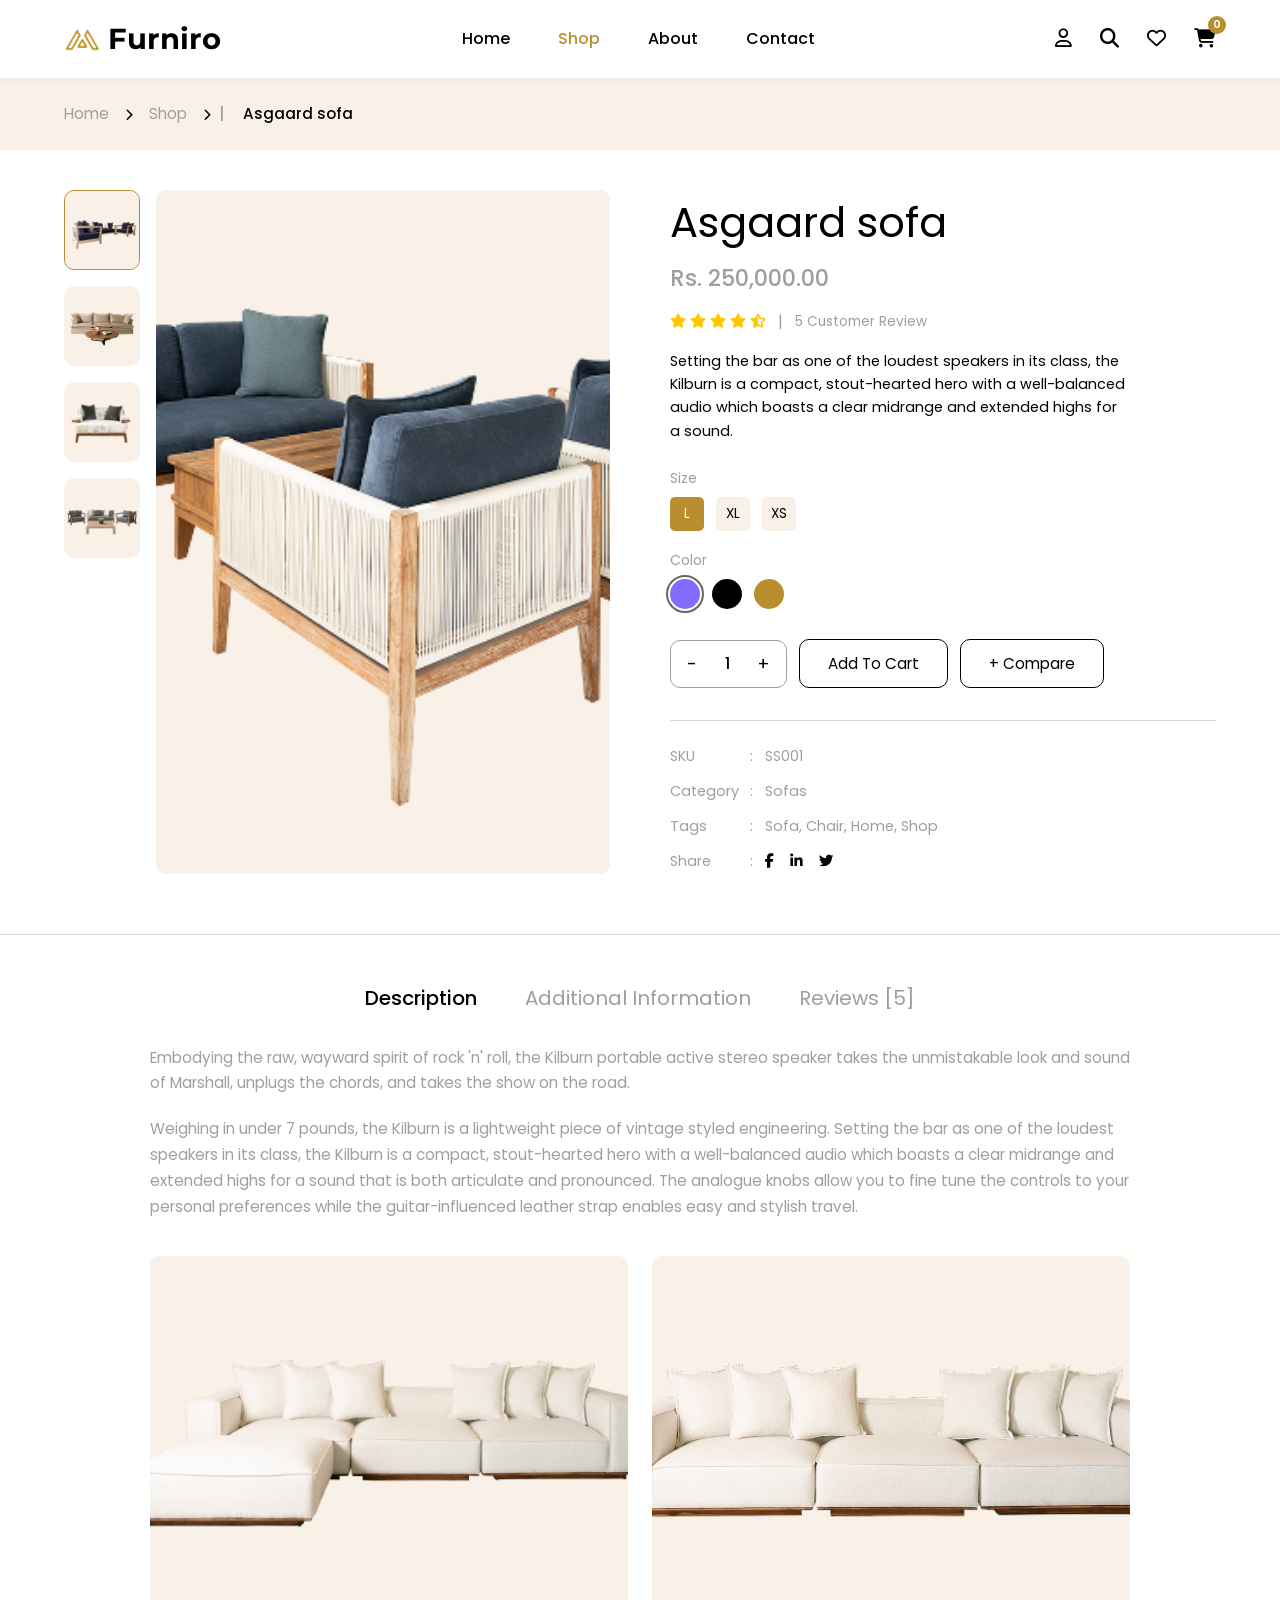
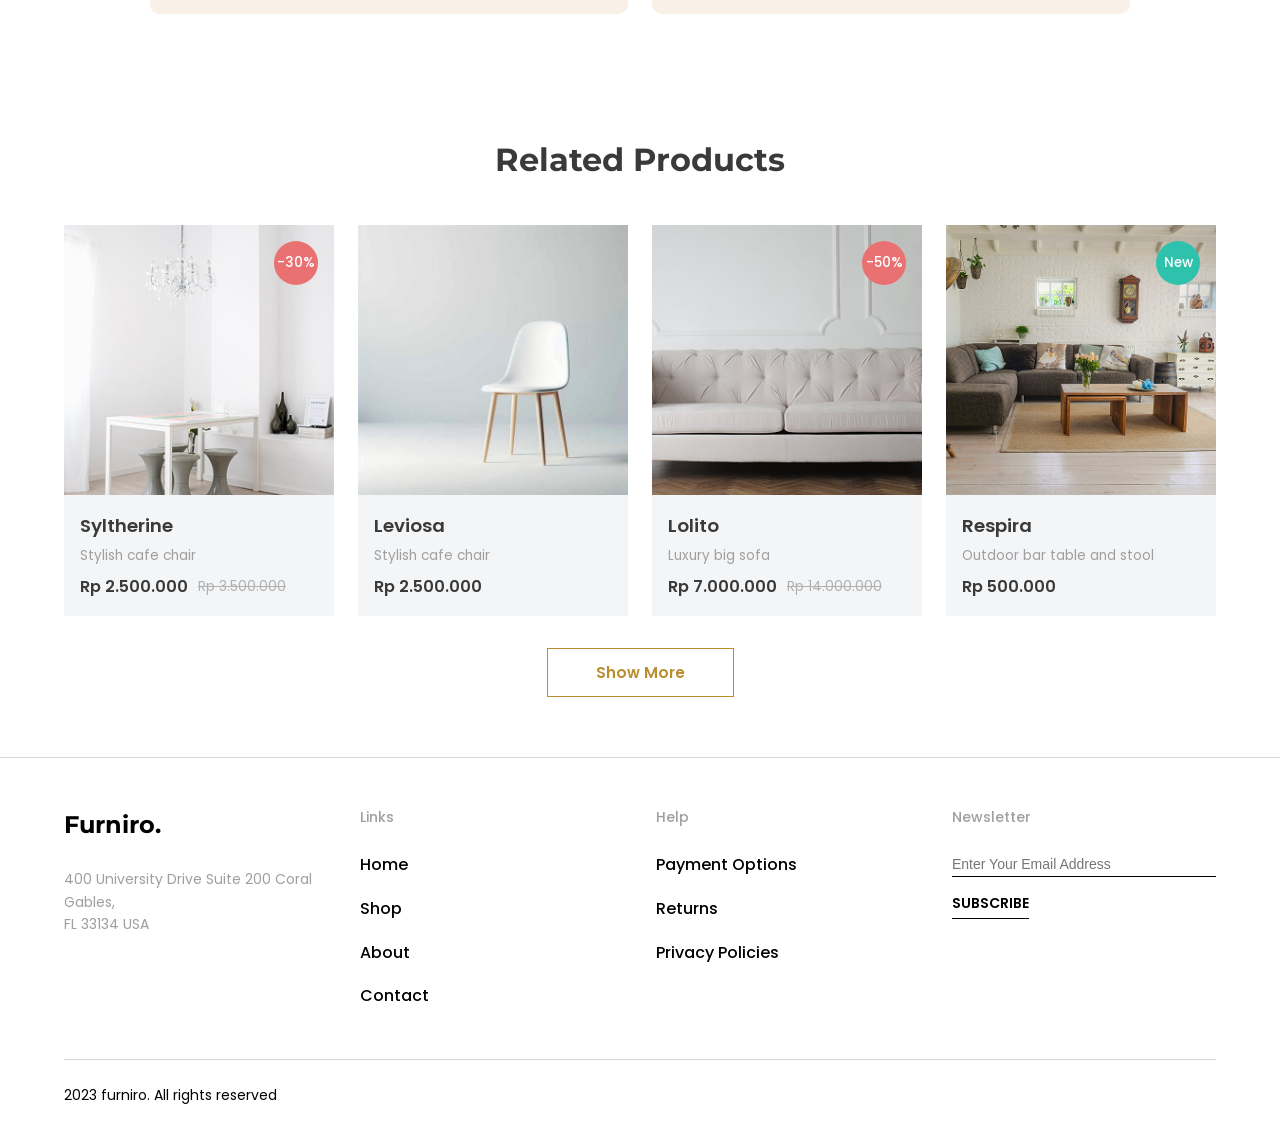
<file: product-detail.html>
<!DOCTYPE html>
<html lang="en">
<head>
  <meta charset="UTF-8" />
  <meta name="viewport" content="width=device-width, initial-scale=1.0" />
  <title>Asgaard Sofa - Furniro</title>
  <link rel="stylesheet" href="https://cdnjs.cloudflare.com/ajax/libs/font-awesome/6.4.0/css/all.min.css" />
  <link rel="preconnect" href="https://fonts.googleapis.com">
  <link rel="preconnect" href="https://fonts.gstatic.com" crossorigin>
  <link href="https://fonts.googleapis.com/css2?family=Montserrat:wght@400;500;600;700&family=Poppins:wght@300;400;500;600;700&display=swap" rel="stylesheet">
  <link rel="stylesheet" href="./product-detail.css" />
</head>
<body>

  <div id="toast-container" class="toast-container" aria-live="polite"></div>

  <header class="header">
    <div class="container nav-container">
      <a href="index.html" class="logo">
        <img src="./images/Meubel House_Logos-05 (1).png" alt="Furniro Logo" class="logo-icon" />
        <span>Furniro</span>
      </a>

      <nav class="nav-menu" id="nav-menu">
        <ul class="nav-list">
          <li class="nav-item"><a href="./index.html" class="nav-link">Home</a></li>
          <li class="nav-item"><a href="./shop.html" class="nav-link active">Shop</a></li>
          <li class="nav-item"><a href="./product-detail.html" class="nav-link">About</a></li>
          <li class="nav-item"><a href="./contact.html" class="nav-link">Contact</a></li>
        </ul>
      </nav>

      <div class="nav-actions">
        <a href="#account" class="action-icon" aria-label="User Account"><i class="fa-regular fa-user"></i></a>
        <a href="#search" class="action-icon" aria-label="Search"><i class="fa-solid fa-magnifying-glass"></i></a>
        <a href="#wishlist" class="action-icon" aria-label="Wishlist"><i class="fa-regular fa-heart"></i></a>
        <a href="./cart-drawer.html" class="action-icon cart-icon-wrapper" aria-label="Shopping Cart">
          <i class="fa-solid fa-cart-shopping"></i>
          <span class="cart-badge" id="cart-count">0</span>
        </a>
        <button class="hamburger" id="hamburger" aria-label="Toggle navigation menu" aria-expanded="false">
          <i class="fa-solid fa-bars"></i>
        </button>
      </div>
    </div>
  </header>

  <main>
    <section class="breadcrumb-section">
      <div class="container breadcrumb-container">
        <nav aria-label="Breadcrumb">
          <ol class="breadcrumb-list">
            <li><a href="./index.html">Home</a></li>
            <li><i class="fa-solid fa-chevron-right breadcrumb-separator"></i></li>
            <li><a href="./shop.html">Shop</a></li>
            <li><i class="fa-solid fa-chevron-right breadcrumb-separator"></i></li>
            <li class="breadcrumb-current"><span>Asgaard sofa</span></li>
          </ol>
        </nav>
      </div>
    </section>

    <section class="section product-detail-section">
      <div class="container product-detail-container">

        <div class="product-gallery">
          <div class="thumbnail-list">
            <button class="thumb-btn active" data-img="./images/pro.png" aria-label="Select view 1">
              <img src="./images/pro3.png" alt="Asgaard sofa thumbnail 1" />
            </button>
            <button class="thumb-btn" data-img="./images/pro3.png" aria-label="Select view 2">
              <img src="./images/pro4.png" alt="Asgaard sofa thumbnail 2" />
            </button>
            <button class="thumb-btn" data-img="./images/pro4.png" aria-label="Select view 3">
              <img src="./images/pro5.png" alt="Asgaard sofa thumbnail 3" />
            </button>
            <button class="thumb-btn" data-img="./images/pro5.png" aria-label="Select view 4">
              <img src="./images/pro6.png" alt="Asgaard sofa thumbnail 4" />
            </button>
          </div>
          <div class="main-image-wrapper">
            <img src="./images/pro.png" alt="Asgaard sofa main view" id="main-product-img" />
          </div>
        </div>

        <div class="product-summary">
          <h1 class="p-title">Asgaard sofa</h1>
          <div class="p-price">Rs. 250,000.00</div>

          <div class="p-rating">
            <div class="stars">
              <i class="fa-solid fa-star"></i>
              <i class="fa-solid fa-star"></i>
              <i class="fa-solid fa-star"></i>
              <i class="fa-solid fa-star"></i>
              <i class="fa-solid fa-star-half-stroke"></i>
            </div>
            <span class="rating-divider">|</span>
            <span class="review-count">5 Customer Review</span>
          </div>

          <p class="p-short-desc">
            Setting the bar as one of the loudest speakers in its class, the Kilburn is a compact, stout-hearted hero with a well-balanced audio which boasts a clear midrange and extended highs for a sound.
          </p>

          <div class="option-group">
            <span class="option-label">Size</span>
            <div class="size-options" role="radiogroup" aria-label="Size Selection">
              <button class="size-btn active" role="radio" aria-checked="true">L</button>
              <button class="size-btn" role="radio" aria-checked="false">XL</button>
              <button class="size-btn" role="radio" aria-checked="false">XS</button>
            </div>
          </div>

          <div class="option-group">
            <span class="option-label">Color</span>
            <div class="color-options" role="radiogroup" aria-label="Color Selection">
              <button class="color-btn color-purple active" style="background-color: #816DFA;" role="radio" aria-checked="true" aria-label="Purple"></button>
              <button class="color-btn color-black" style="background-color: #000000;" role="radio" aria-checked="false" aria-label="Black"></button>
              <button class="color-btn color-gold" style="background-color: #B88E2F;" role="radio" aria-checked="false" aria-label="Gold"></button>
            </div>
          </div>

          <div class="action-row">
            <div class="quantity-selector">
              <button type="button" id="qty-minus" aria-label="Decrease quantity">-</button>
              <span id="qty-val" aria-live="polite">1</span>
              <button type="button" id="qty-plus" aria-label="Increase quantity">+</button>
            </div>

            <button type="button" class="btn btn-detail-action" id="add-to-cart-btn">Add To Cart</button>
            <button type="button" class="btn btn-detail-action" id="compare-btn">+ Compare</button>
          </div>

          <hr class="summary-divider" />

          <div class="product-meta">
            <div class="meta-item">
              <span class="meta-label">SKU</span>
              <span class="meta-separator">:</span>
              <span class="meta-value">SS001</span>
            </div>
            <div class="meta-item">
              <span class="meta-label">Category</span>
              <span class="meta-separator">:</span>
              <span class="meta-value">Sofas</span>
            </div>
            <div class="meta-item">
              <span class="meta-label">Tags</span>
              <span class="meta-separator">:</span>
              <span class="meta-value">Sofa, Chair, Home, Shop</span>
            </div>
            <div class="meta-item">
              <span class="meta-label">Share</span>
              <span class="meta-separator">:</span>
              <span class="meta-value social-share">
                <a href="#" aria-label="Share on Facebook"><i class="fa-brands fa-facebook-f"></i></a>
                <a href="#" aria-label="Share on LinkedIn"><i class="fa-brands fa-linkedin-in"></i></a>
                <a href="#" aria-label="Share on Twitter"><i class="fa-brands fa-twitter"></i></a>
              </span>
            </div>
          </div>
        </div>

      </div>
    </section>

    <section class="section tabs-section">
      <div class="container">

        <div class="tabs-header" role="tablist">
          <button class="tab-btn active" role="tab" aria-selected="true" id="tab-desc-btn" aria-controls="tab-desc">Description</button>
          <button class="tab-btn" role="tab" aria-selected="false" id="tab-info-btn" aria-controls="tab-info">Additional Information</button>
          <button class="tab-btn" role="tab" aria-selected="false" id="tab-reviews-btn" aria-controls="tab-reviews">Reviews [5]</button>
        </div>

        <div class="tab-content-wrapper">
          <div class="tab-panel active" id="tab-desc" role="tabpanel" aria-labelledby="tab-desc-btn">
            <p>
              Embodying the raw, wayward spirit of rock 'n' roll, the Kilburn portable active stereo speaker takes the unmistakable look and sound of Marshall, unplugs the chords, and takes the show on the road.
            </p>
            <p>
              Weighing in under 7 pounds, the Kilburn is a lightweight piece of vintage styled engineering. Setting the bar as one of the loudest speakers in its class, the Kilburn is a compact, stout-hearted hero with a well-balanced audio which boasts a clear midrange and extended highs for a sound that is both articulate and pronounced. The analogue knobs allow you to fine tune the controls to your personal preferences while the guitar-influenced leather strap enables easy and stylish travel.
            </p>

            <div class="description-images">
              <div class="desc-img-card">
                <img src="./images/pro1.png" alt="Asgaard sofa layout detail 1" />
              </div>
              <div class="desc-img-card">
                <img src="./images/pro2.png" alt="Asgaard sofa layout detail 2" />
              </div>
            </div>
          </div>

          <div class="tab-panel" id="tab-info" role="tabpanel" aria-labelledby="tab-info-btn">
            <p>
              <strong>Dimensions:</strong> 250cm x 92cm x 80cm<br />
              <strong>Weight:</strong> 45 kg<br />
              <strong>Material:</strong> Solid Wood Frame, Premium Fabric Upholstery, High-Density Foam Padding<br />
              <strong>Warranty:</strong> 5 Years Structural Warranty
            </p>
          </div>

          <div class="tab-panel" id="tab-reviews" role="tabpanel" aria-labelledby="tab-reviews-btn">
            <p><strong>Customer Reviews (5)</strong></p>
            <div class="reviews-list">
              <p>★ ★ ★ ★ ★ — <em>John Doe:</em> "Extremely comfortable and builds up the room aesthetics gracefully."</p>
              <p>★ ★ ★ ★ ★ — <em>Sarah M.:</em> "Fantastic build quality and high grade fabric texture!"</p>
            </div>
          </div>
        </div>

      </div>
    </section>

    <section class="section products-section">
      <div class="container">
        <div class="section-header">
          <h2 class="section-title">Related Products</h2>
        </div>

        <div class="products-grid" id="related-products-grid">

          <div class="product-card">
            <div class="product-img-wrapper">
              <span class="badge badge-discount">-30%</span>
              <img src="./images/cart1.png" alt="Syltherine cafe chair" />
              <div class="product-overlay">
                <button class="btn btn-secondary add-to-cart-btn">Add to cart</button>
                <div class="overlay-actions">
                  <button class="action-btn share-btn"><i class="fa-solid fa-share-nodes"></i> Share</button>
                  <button class="action-btn compare-card-btn"><i class="fa-solid fa-arrow-right-arrow-left"></i> Compare</button>
                  <button class="action-btn like-btn"><i class="fa-regular fa-heart"></i> Like</button>
                </div>
              </div>
            </div>
            <div class="product-info">
              <h3 class="product-title"><a href="./product-detail.html">Syltherine</a></h3>
              <p class="product-desc">Stylish cafe chair</p>
              <div class="product-price">
                <span class="current-price">Rp 2.500.000</span>
                <span class="old-price">Rp 3.500.000</span>
              </div>
            </div>
          </div>

          <div class="product-card">
            <div class="product-img-wrapper">
              <img src="./images/cart2.jpg" alt="Leviosa cafe chair" />
              <div class="product-overlay">
                <button class="btn btn-secondary add-to-cart-btn">Add to cart</button>
                <div class="overlay-actions">
                  <button class="action-btn share-btn"><i class="fa-solid fa-share-nodes"></i> Share</button>
                  <button class="action-btn compare-card-btn"><i class="fa-solid fa-arrow-right-arrow-left"></i> Compare</button>
                  <button class="action-btn like-btn"><i class="fa-regular fa-heart"></i> Like</button>
                </div>
              </div>
            </div>
            <div class="product-info">
              <h3 class="product-title"><a href="./product-detail.html">Leviosa</a></h3>
              <p class="product-desc">Stylish cafe chair</p>
              <div class="product-price">
                <span class="current-price">Rp 2.500.000</span>
              </div>
            </div>
          </div>

          <div class="product-card">
            <div class="product-img-wrapper">
              <span class="badge badge-discount">-50%</span>
              <img src="./images/cart3.png" alt="Lolito luxury big sofa" />
              <div class="product-overlay">
                <button class="btn btn-secondary add-to-cart-btn">Add to cart</button>
                <div class="overlay-actions">
                  <button class="action-btn share-btn"><i class="fa-solid fa-share-nodes"></i> Share</button>
                  <button class="action-btn compare-card-btn"><i class="fa-solid fa-arrow-right-arrow-left"></i> Compare</button>
                  <button class="action-btn like-btn"><i class="fa-regular fa-heart"></i> Like</button>
                </div>
              </div>
            </div>
            <div class="product-info">
              <h3 class="product-title"><a href="./product-detail.html">Lolito</a></h3>
              <p class="product-desc">Luxury big sofa</p>
              <div class="product-price">
                <span class="current-price">Rp 7.000.000</span>
                <span class="old-price">Rp 14.000.000</span>
              </div>
            </div>
          </div>

          <div class="product-card">
            <div class="product-img-wrapper">
              <span class="badge badge-new">New</span>
              <img src="./images/cart4.png" alt="Respira outdoor table and stool" />
              <div class="product-overlay">
                <button class="btn btn-secondary add-to-cart-btn">Add to cart</button>
                <div class="overlay-actions">
                  <button class="action-btn share-btn"><i class="fa-solid fa-share-nodes"></i> Share</button>
                  <button class="action-btn compare-card-btn"><i class="fa-solid fa-arrow-right-arrow-left"></i> Compare</button>
                  <button class="action-btn like-btn"><i class="fa-regular fa-heart"></i> Like</button>
                </div>
              </div>
            </div>
            <div class="product-info">
              <h3 class="product-title"><a href="./product-detail.html">Respira</a></h3>
              <p class="product-desc">Outdoor bar table and stool</p>
              <div class="product-price">
                <span class="current-price">Rp 500.000</span>
              </div>
            </div>
          </div>

        </div>

        <div class="products-more">
          <button class="btn btn-outline" id="show-more-btn">Show More</button>
        </div>
      </div>
    </section>
  </main>

  <footer class="footer">
    <div class="container footer-container">
      <div class="footer-col brand-col">
        <h3 class="footer-logo">Furniro.</h3>
        <address class="footer-address">
          400 University Drive Suite 200 Coral Gables,<br />FL 33134 USA
        </address>
      </div>

      <div class="footer-col">
        <h4 class="footer-title">Links</h4>
        <ul class="footer-links">
          <li><a href="./index.html">Home</a></li>
          <li><a href="./shop.html">Shop</a></li>
          <li><a href="./product-detail.html">About</a></li>
          <li><a href="./contact.html">Contact</a></li>
        </ul>
      </div>

      <div class="footer-col">
        <h4 class="footer-title">Help</h4>
        <ul class="footer-links">
          <li><a href="#">Payment Options</a></li>
          <li><a href="#">Returns</a></li>
          <li><a href="#">Privacy Policies</a></li>
        </ul>
      </div>

      <div class="footer-col newsletter-col">
        <h4 class="footer-title">Newsletter</h4>
        <form class="newsletter-form" id="newsletter-form">
          <input type="email" id="newsletter-email" placeholder="Enter Your Email Address" required />
          <button type="submit" class="newsletter-btn">SUBSCRIBE</button>
        </form>
      </div>
    </div>

    <div class="container footer-bottom">
      <p class="copyright">2023 furniro. All rights reserved</p>
    </div>
  </footer>

  <script src="./product-detail.js"></script>
</body>
</html>
</file>
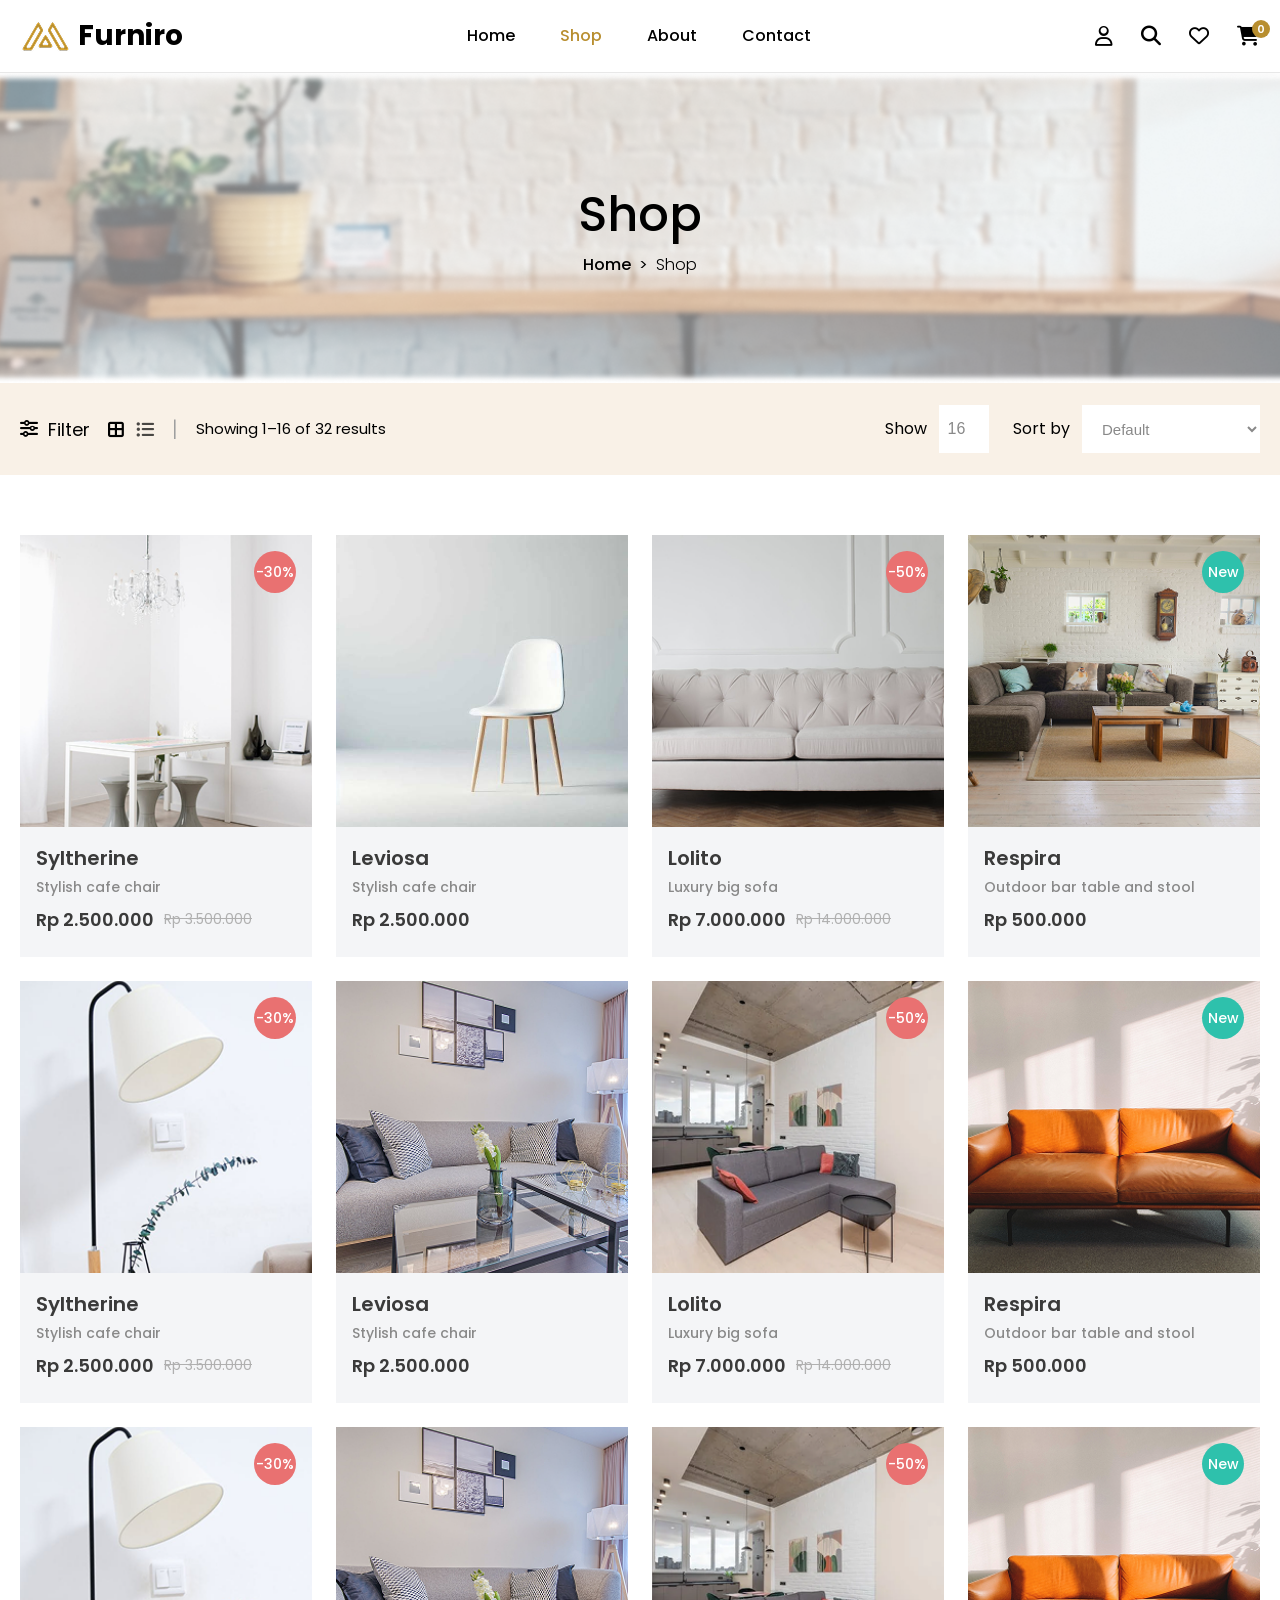
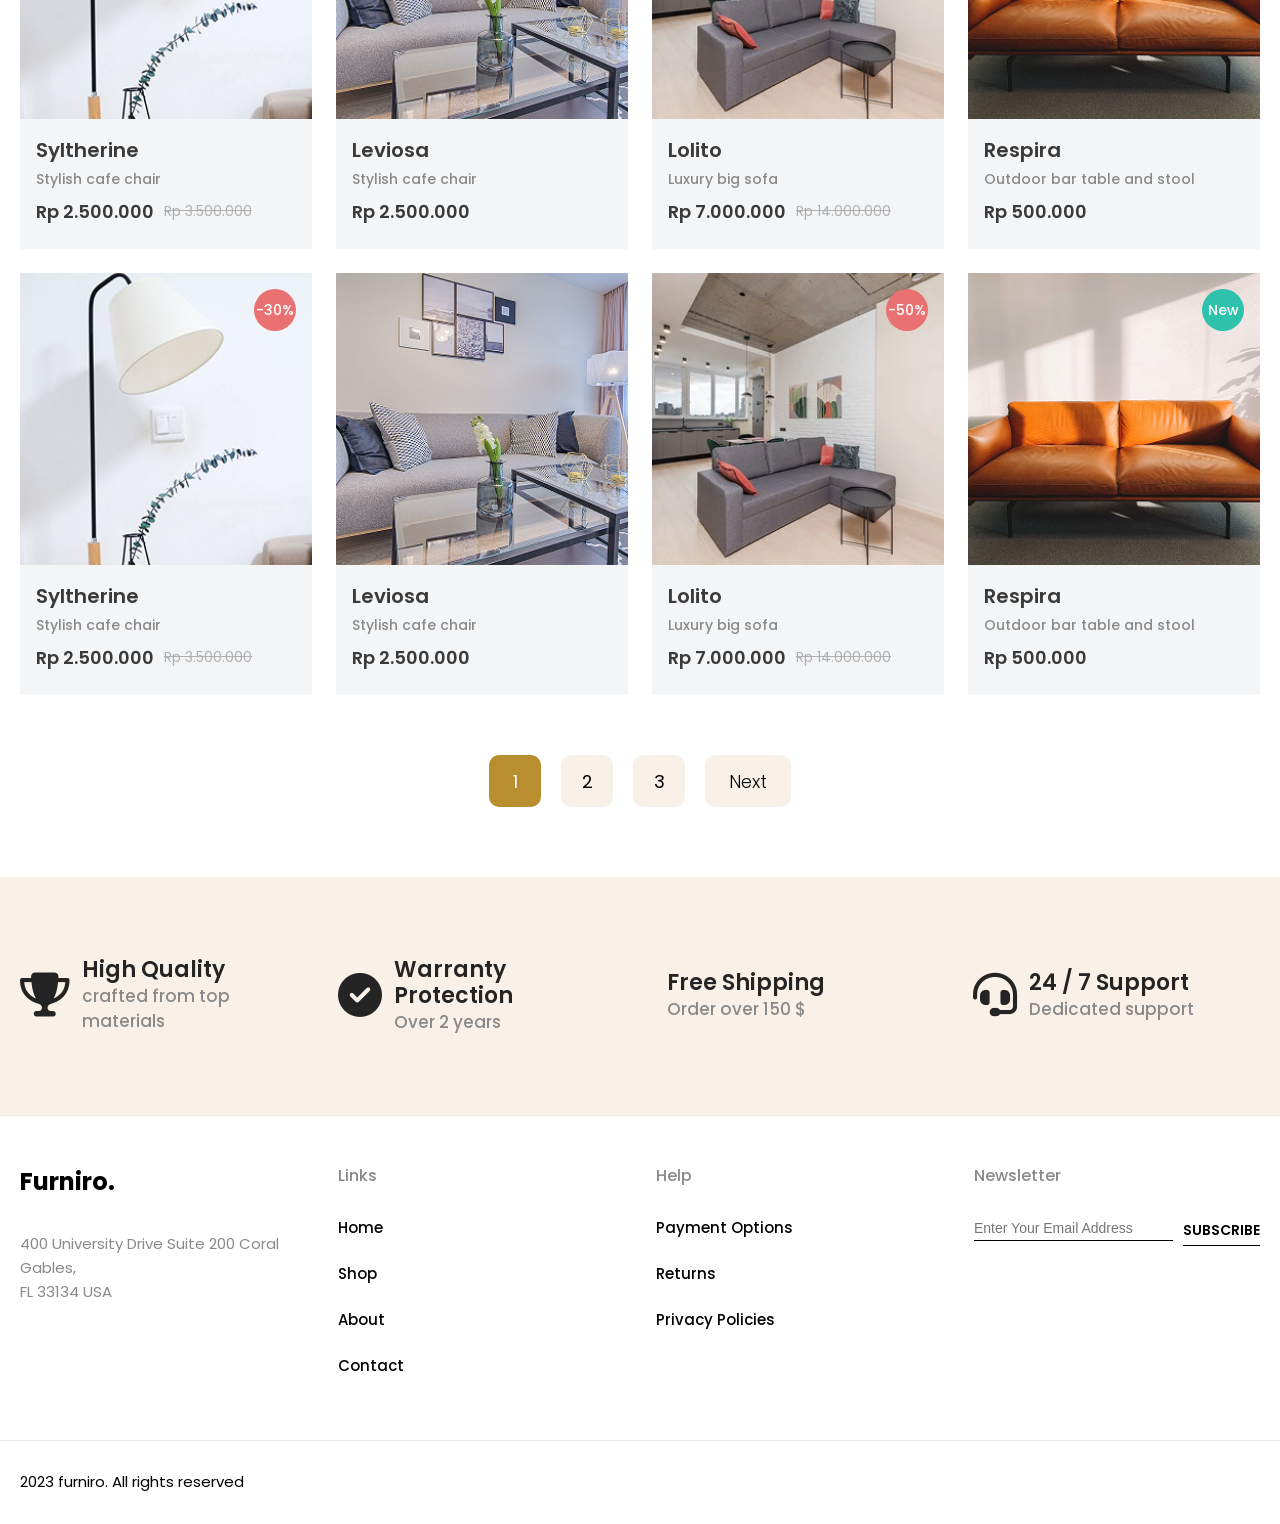
<file: shop.html>
<!DOCTYPE html>
<html lang="en">
<head>
    <meta charset="UTF-8">
    <meta name="viewport" content="width=device-width, initial-scale=1.0">
    <title>Furniro - Shop</title>
    <link rel="preconnect" href="https://fonts.googleapis.com">
    <link rel="preconnect" href="https://fonts.gstatic.com" crossorigin>
    <link href="https://fonts.googleapis.com/css2?family=Poppins:ital,wght@0,300;0,400;0,500;0,600;0,700;1,400&display=swap" rel="stylesheet">
    <link rel="stylesheet" href="https://cdnjs.cloudflare.com/ajax/libs/font-awesome/6.4.0/css/all.min.css">
    <link rel="stylesheet" href="./shop.css">
</head>
<body>

    <header class="header">
        <div class="container navbar-container">
            <a href="index.html" class="logo">
                <img src="./images/Meubel House_Logos-05 (1).png" alt="Furniro Logo" class="logo-img">
                <span class="logo-text">Furniro</span>
            </a>

            <nav class="desktop-nav" aria-label="Main Navigation">
                <a href="./index.html" class="nav-link">Home</a>
                <a href="./shop.html" class="nav-link active">Shop</a>
                <a href="./product-detail.html" class="nav-link">About</a>
                <a href="./contact.html" class="nav-link">Contact</a>
            </nav>

            <div class="nav-icons">
                <button class="icon-btn" id="userBtn" aria-label="Account"><i class="fa-regular fa-user"></i></button>
                <button class="icon-btn" id="searchBtn" aria-label="Search"><i class="fa-solid fa-magnifying-glass"></i></button>
                <button class="icon-btn" id="wishlistBtn" aria-label="Wishlist"><i class="fa-regular fa-heart"></i></button>
                <a href="./cart.html" class="icon-btn" id="cartBtn" aria-label="Shopping Cart">
                    <i class="fa-solid fa-cart-shopping"></i>
                    <span class="cart-count" id="cartCount">0</span>
                </a>
                <button class="hamburger" id="hamburgerBtn" aria-label="Toggle Mobile Menu" aria-expanded="false">
                    <i class="fa-solid fa-bars"></i>
                </button>
            </div>
        </div>

        <div class="mobile-nav" id="mobileNav" aria-hidden="true">
            <a href="./index.html" class="mobile-nav-link">Home</a>
            <a href="./shop.html" class="mobile-nav-link active">Shop</a>
            <a href="./product-detail.html" class="mobile-nav-link">About</a>
            <a href="./contact.html" class="mobile-nav-link">Contact</a>
        </div>
    </header>

    <main>
        <section class="hero-banner">
            <img src="./images/shop.png" alt="Shop Banner" class="hero-bg-img">
            <div class="hero-overlay"></div>
            <div class="hero-content">
                <h1 class="hero-title">Shop</h1>
                <div class="breadcrumb">
                    <a href="./index.html" class="breadcrumb-link">Home</a>
                    <span class="breadcrumb-separator">&gt;</span>
                    <span class="breadcrumb-current">Shop</span>
                </div>
            </div>
        </section>

        <section class="filter-bar">
            <div class="container filter-container">
                <div class="filter-left">
                    <button class="filter-btn" id="filterToggleBtn">
                        <i class="fa-solid fa-sliders"></i>
                        <span>Filter</span>
                    </button>
                    <div class="view-icons">
                        <button class="view-btn active" aria-label="Grid View"><i class="fa-solid fa-border-all"></i></button>
                        <button class="view-btn" aria-label="List View"><i class="fa-solid fa-list-ul"></i></button>
                    </div>
                    <span class="filter-divider">|</span>
                    <p class="results-count">Showing 1–16 of 32 results</p>
                </div>

                <div class="filter-right">
                    <div class="control-group">
                        <label for="showCount">Show</label>
                        <input type="number" id="showCount" class="show-input" value="16" readonly>
                    </div>
                    <div class="control-group">
                        <label for="sortBy">Sort by</label>
                        <select id="sortBy" class="sort-select">
                            <option value="default">Default</option>
                            <option value="price-low">Price: Low to High</option>
                            <option value="price-high">Price: High to Low</option>
                            <option value="newest">Newest</option>
                        </select>
                    </div>
                </div>
            </div>
        </section>

        <section class="products-section">
            <div class="container">
                <div class="cart-toast" id="cartToast">Product added to cart</div>

                <div class="product-grid">

                    <article class="product-card">
                        <div class="product-image-container">
                            <img src="./images/cart1.png" alt="Syltherine" class="product-img">
                            <span class="badge badge-discount">-30%</span>
                            <div class="product-overlay">
                                <button class="btn-add-to-cart">Add to cart</button>
                                <div class="overlay-actions">
                                    <button class="action-btn"><i class="fa-solid fa-share-nodes"></i> Share</button>
                                    <button class="action-btn"><i class="fa-solid fa-right-left"></i> Compare</button>
                                    <button class="action-btn"><i class="fa-regular fa-heart"></i> Like</button>
                                </div>
                            </div>
                        </div>
                        <div class="product-info">
                            <h3 class="product-name">Syltherine</h3>
                            <p class="product-description">Stylish cafe chair</p>
                            <div class="product-price-wrapper">
                                <span class="product-price">Rp 2.500.000</span>
                                <span class="product-old-price">Rp 3.500.000</span>
                            </div>
                        </div>
                    </article>

                    <article class="product-card">
                        <div class="product-image-container">
                            <img src="./images/cart2.jpg" alt="Leviosa" class="product-img">
                            <div class="product-overlay">
                                <button class="btn-add-to-cart">Add to cart</button>
                                <div class="overlay-actions">
                                    <button class="action-btn"><i class="fa-solid fa-share-nodes"></i> Share</button>
                                    <button class="action-btn"><i class="fa-solid fa-right-left"></i> Compare</button>
                                    <button class="action-btn"><i class="fa-regular fa-heart"></i> Like</button>
                                </div>
                            </div>
                        </div>
                        <div class="product-info">
                            <h3 class="product-name">Leviosa</h3>
                            <p class="product-description">Stylish cafe chair</p>
                            <div class="product-price-wrapper">
                                <span class="product-price">Rp 2.500.000</span>
                            </div>
                        </div>
                    </article>

                    <article class="product-card">
                        <div class="product-image-container">
                            <img src="./images/cart3.png" alt="Lolito" class="product-img">
                            <span class="badge badge-discount">-50%</span>
                            <div class="product-overlay">
                                <button class="btn-add-to-cart">Add to cart</button>
                                <div class="overlay-actions">
                                    <button class="action-btn"><i class="fa-solid fa-share-nodes"></i> Share</button>
                                    <button class="action-btn"><i class="fa-solid fa-right-left"></i> Compare</button>
                                    <button class="action-btn"><i class="fa-regular fa-heart"></i> Like</button>
                                </div>
                            </div>
                        </div>
                        <div class="product-info">
                            <h3 class="product-name">Lolito</h3>
                            <p class="product-description">Luxury big sofa</p>
                            <div class="product-price-wrapper">
                                <span class="product-price">Rp 7.000.000</span>
                                <span class="product-old-price">Rp 14.000.000</span>
                            </div>
                        </div>
                    </article>

                    <article class="product-card">
                        <div class="product-image-container">
                            <img src="./images/cart4.png" alt="Respira" class="product-img">
                            <span class="badge badge-new">New</span>
                            <div class="product-overlay">
                                <button class="btn-add-to-cart">Add to cart</button>
                                <div class="overlay-actions">
                                    <button class="action-btn"><i class="fa-solid fa-share-nodes"></i> Share</button>
                                    <button class="action-btn"><i class="fa-solid fa-right-left"></i> Compare</button>
                                    <button class="action-btn"><i class="fa-regular fa-heart"></i> Like</button>
                                </div>
                            </div>
                        </div>
                        <div class="product-info">
                            <h3 class="product-name">Respira</h3>
                            <p class="product-description">Outdoor bar table and stool</p>
                            <div class="product-price-wrapper">
                                <span class="product-price">Rp 500.000</span>
                            </div>
                        </div>
                    </article>

                    <article class="product-card">
                        <div class="product-image-container">
                            <img src="./images/cart5.png" alt="Syltherine" class="product-img">
                            <span class="badge badge-discount">-30%</span>
                            <div class="product-overlay">
                                <button class="btn-add-to-cart">Add to cart</button>
                                <div class="overlay-actions">
                                    <button class="action-btn"><i class="fa-solid fa-share-nodes"></i> Share</button>
                                    <button class="action-btn"><i class="fa-solid fa-right-left"></i> Compare</button>
                                    <button class="action-btn"><i class="fa-regular fa-heart"></i> Like</button>
                                </div>
                            </div>
                        </div>
                        <div class="product-info">
                            <h3 class="product-name">Syltherine</h3>
                            <p class="product-description">Stylish cafe chair</p>
                            <div class="product-price-wrapper">
                                <span class="product-price">Rp 2.500.000</span>
                                <span class="product-old-price">Rp 3.500.000</span>
                            </div>
                        </div>
                    </article>

                    <article class="product-card">
                        <div class="product-image-container">
                            <img src="./images/cart6.png" alt="Leviosa" class="product-img">
                            <div class="product-overlay">
                                <button class="btn-add-to-cart">Add to cart</button>
                                <div class="overlay-actions">
                                    <button class="action-btn"><i class="fa-solid fa-share-nodes"></i> Share</button>
                                    <button class="action-btn"><i class="fa-solid fa-right-left"></i> Compare</button>
                                    <button class="action-btn"><i class="fa-regular fa-heart"></i> Like</button>
                                </div>
                            </div>
                        </div>
                        <div class="product-info">
                            <h3 class="product-name">Leviosa</h3>
                            <p class="product-description">Stylish cafe chair</p>
                            <div class="product-price-wrapper">
                                <span class="product-price">Rp 2.500.000</span>
                            </div>
                        </div>
                    </article>

                    <article class="product-card">
                        <div class="product-image-container">
                            <img src="./images/cart7.png" alt="Lolito" class="product-img">
                            <span class="badge badge-discount">-50%</span>
                            <div class="product-overlay">
                                <button class="btn-add-to-cart">Add to cart</button>
                                <div class="overlay-actions">
                                    <button class="action-btn"><i class="fa-solid fa-share-nodes"></i> Share</button>
                                    <button class="action-btn"><i class="fa-solid fa-right-left"></i> Compare</button>
                                    <button class="action-btn"><i class="fa-regular fa-heart"></i> Like</button>
                                </div>
                            </div>
                        </div>
                        <div class="product-info">
                            <h3 class="product-name">Lolito</h3>
                            <p class="product-description">Luxury big sofa</p>
                            <div class="product-price-wrapper">
                                <span class="product-price">Rp 7.000.000</span>
                                <span class="product-old-price">Rp 14.000.000</span>
                            </div>
                        </div>
                    </article>

                    <article class="product-card">
                        <div class="product-image-container">
                            <img src="./images/cart8.png" alt="Respira" class="product-img">
                            <span class="badge badge-new">New</span>
                            <div class="product-overlay">
                                <button class="btn-add-to-cart">Add to cart</button>
                                <div class="overlay-actions">
                                    <button class="action-btn"><i class="fa-solid fa-share-nodes"></i> Share</button>
                                    <button class="action-btn"><i class="fa-solid fa-right-left"></i> Compare</button>
                                    <button class="action-btn"><i class="fa-regular fa-heart"></i> Like</button>
                                </div>
                            </div>
                        </div>
                        <div class="product-info">
                            <h3 class="product-name">Respira</h3>
                            <p class="product-description">Outdoor bar table and stool</p>
                            <div class="product-price-wrapper">
                                <span class="product-price">Rp 500.000</span>
                            </div>
                        </div>
                    </article>

                    <article class="product-card">
                        <div class="product-image-container">
                            <img src="./images/cart5.png" alt="Syltherine" class="product-img">
                            <span class="badge badge-discount">-30%</span>
                            <div class="product-overlay">
                                <button class="btn-add-to-cart">Add to cart</button>
                                <div class="overlay-actions">
                                    <button class="action-btn"><i class="fa-solid fa-share-nodes"></i> Share</button>
                                    <button class="action-btn"><i class="fa-solid fa-right-left"></i> Compare</button>
                                    <button class="action-btn"><i class="fa-regular fa-heart"></i> Like</button>
                                </div>
                            </div>
                        </div>
                        <div class="product-info">
                            <h3 class="product-name">Syltherine</h3>
                            <p class="product-description">Stylish cafe chair</p>
                            <div class="product-price-wrapper">
                                <span class="product-price">Rp 2.500.000</span>
                                <span class="product-old-price">Rp 3.500.000</span>
                            </div>
                        </div>
                    </article>

                    <article class="product-card">
                        <div class="product-image-container">
                            <img src="./images/cart6.png" alt="Leviosa" class="product-img">
                            <div class="product-overlay">
                                <button class="btn-add-to-cart">Add to cart</button>
                                <div class="overlay-actions">
                                    <button class="action-btn"><i class="fa-solid fa-share-nodes"></i> Share</button>
                                    <button class="action-btn"><i class="fa-solid fa-right-left"></i> Compare</button>
                                    <button class="action-btn"><i class="fa-regular fa-heart"></i> Like</button>
                                </div>
                            </div>
                        </div>
                        <div class="product-info">
                            <h3 class="product-name">Leviosa</h3>
                            <p class="product-description">Stylish cafe chair</p>
                            <div class="product-price-wrapper">
                                <span class="product-price">Rp 2.500.000</span>
                            </div>
                        </div>
                    </article>

                    <article class="product-card">
                        <div class="product-image-container">
                            <img src="./images/cart7.png" alt="Lolito" class="product-img">
                            <span class="badge badge-discount">-50%</span>
                            <div class="product-overlay">
                                <button class="btn-add-to-cart">Add to cart</button>
                                <div class="overlay-actions">
                                    <button class="action-btn"><i class="fa-solid fa-share-nodes"></i> Share</button>
                                    <button class="action-btn"><i class="fa-solid fa-right-left"></i> Compare</button>
                                    <button class="action-btn"><i class="fa-regular fa-heart"></i> Like</button>
                                </div>
                            </div>
                        </div>
                        <div class="product-info">
                            <h3 class="product-name">Lolito</h3>
                            <p class="product-description">Luxury big sofa</p>
                            <div class="product-price-wrapper">
                                <span class="product-price">Rp 7.000.000</span>
                                <span class="product-old-price">Rp 14.000.000</span>
                            </div>
                        </div>
                    </article>

                    <article class="product-card">
                        <div class="product-image-container">
                            <img src="./images/cart8.png" alt="Respira" class="product-img">
                            <span class="badge badge-new">New</span>
                            <div class="product-overlay">
                                <button class="btn-add-to-cart">Add to cart</button>
                                <div class="overlay-actions">
                                    <button class="action-btn"><i class="fa-solid fa-share-nodes"></i> Share</button>
                                    <button class="action-btn"><i class="fa-solid fa-right-left"></i> Compare</button>
                                    <button class="action-btn"><i class="fa-regular fa-heart"></i> Like</button>
                                </div>
                            </div>
                        </div>
                        <div class="product-info">
                            <h3 class="product-name">Respira</h3>
                            <p class="product-description">Outdoor bar table and stool</p>
                            <div class="product-price-wrapper">
                                <span class="product-price">Rp 500.000</span>
                            </div>
                        </div>
                    </article>

                    <article class="product-card">
                        <div class="product-image-container">
                            <img src="./images/cart5.png" alt="Syltherine" class="product-img">
                            <span class="badge badge-discount">-30%</span>
                            <div class="product-overlay">
                                <button class="btn-add-to-cart">Add to cart</button>
                                <div class="overlay-actions">
                                    <button class="action-btn"><i class="fa-solid fa-share-nodes"></i> Share</button>
                                    <button class="action-btn"><i class="fa-solid fa-right-left"></i> Compare</button>
                                    <button class="action-btn"><i class="fa-regular fa-heart"></i> Like</button>
                                </div>
                            </div>
                        </div>
                        <div class="product-info">
                            <h3 class="product-name">Syltherine</h3>
                            <p class="product-description">Stylish cafe chair</p>
                            <div class="product-price-wrapper">
                                <span class="product-price">Rp 2.500.000</span>
                                <span class="product-old-price">Rp 3.500.000</span>
                            </div>
                        </div>
                    </article>

                    <article class="product-card">
                        <div class="product-image-container">
                            <img src="./images/cart6.png" alt="Leviosa" class="product-img">
                            <div class="product-overlay">
                                <button class="btn-add-to-cart">Add to cart</button>
                                <div class="overlay-actions">
                                    <button class="action-btn"><i class="fa-solid fa-share-nodes"></i> Share</button>
                                    <button class="action-btn"><i class="fa-solid fa-right-left"></i> Compare</button>
                                    <button class="action-btn"><i class="fa-regular fa-heart"></i> Like</button>
                                </div>
                            </div>
                        </div>
                        <div class="product-info">
                            <h3 class="product-name">Leviosa</h3>
                            <p class="product-description">Stylish cafe chair</p>
                            <div class="product-price-wrapper">
                                <span class="product-price">Rp 2.500.000</span>
                            </div>
                        </div>
                    </article>

                    <article class="product-card">
                        <div class="product-image-container">
                            <img src="./images/cart7.png" alt="Lolito" class="product-img">
                            <span class="badge badge-discount">-50%</span>
                            <div class="product-overlay">
                                <button class="btn-add-to-cart">Add to cart</button>
                                <div class="overlay-actions">
                                    <button class="action-btn"><i class="fa-solid fa-share-nodes"></i> Share</button>
                                    <button class="action-btn"><i class="fa-solid fa-right-left"></i> Compare</button>
                                    <button class="action-btn"><i class="fa-regular fa-heart"></i> Like</button>
                                </div>
                            </div>
                        </div>
                        <div class="product-info">
                            <h3 class="product-name">Lolito</h3>
                            <p class="product-description">Luxury big sofa</p>
                            <div class="product-price-wrapper">
                                <span class="product-price">Rp 7.000.000</span>
                                <span class="product-old-price">Rp 14.000.000</span>
                            </div>
                        </div>
                    </article>

                    <article class="product-card">
                        <div class="product-image-container">
                            <img src="./images/cart8.png" alt="Respira" class="product-img">
                            <span class="badge badge-new">New</span>
                            <div class="product-overlay">
                                <button class="btn-add-to-cart">Add to cart</button>
                                <div class="overlay-actions">
                                    <button class="action-btn"><i class="fa-solid fa-share-nodes"></i> Share</button>
                                    <button class="action-btn"><i class="fa-solid fa-right-left"></i> Compare</button>
                                    <button class="action-btn"><i class="fa-regular fa-heart"></i> Like</button>
                                </div>
                            </div>
                        </div>
                        <div class="product-info">
                            <h3 class="product-name">Respira</h3>
                            <p class="product-description">Outdoor bar table and stool</p>
                            <div class="product-price-wrapper">
                                <span class="product-price">Rp 500.000</span>
                            </div>
                        </div>
                    </article>

                </div>

                <div class="pagination">
                    <button class="page-btn active">1</button>
                    <button class="page-btn">2</button>
                    <button class="page-btn">3</button>
                    <button class="page-btn page-btn-next">Next</button>
                </div>
            </div>
        </section>

        <section class="features-section">
            <div class="container features-container">
                <div class="feature-box">
                    <div class="feature-icon"><i class="fa-solid fa-trophy"></i></div>
                    <div class="feature-info">
                        <h3>High Quality</h3>
                        <p>crafted from top materials</p>
                    </div>
                </div>
                <div class="feature-box">
                    <div class="feature-icon"><i class="fa-solid fa-circle-check"></i></div>
                    <div class="feature-info">
                        <h3>Warranty Protection</h3>
                        <p>Over 2 years</p>
                    </div>
                </div>
                <div class="feature-box">
                    <div class="feature-icon"><i class="fa-solid fa-hand-holding-box"></i></div>
                    <div class="feature-info">
                        <h3>Free Shipping</h3>
                        <p>Order over 150 $</p>
                    </div>
                </div>
                <div class="feature-box">
                    <div class="feature-icon"><i class="fa-solid fa-headset"></i></div>
                    <div class="feature-info">
                        <h3>24 / 7 Support</h3>
                        <p>Dedicated support</p>
                    </div>
                </div>
            </div>
        </section>
    </main>

    <footer class="footer">
        <div class="container footer-container">
            <div class="footer-col brand-col">
                <h2 class="footer-logo">Furniro.</h2>
                <address class="footer-address">
                    400 University Drive Suite 200 Coral<br>Gables,<br>FL 33134 USA
                </address>
            </div>
            <div class="footer-col">
                <h4 class="footer-heading">Links</h4>
                <ul class="footer-links">
                    <li><a href="./index.html">Home</a></li>
                    <li><a href="./shop.html">Shop</a></li>
                    <li><a href="./product-detail.html">About</a></li>
                    <li><a href="./contact.html">Contact</a></li>
                </ul>
            </div>
            <div class="footer-col">
                <h4 class="footer-heading">Help</h4>
                <ul class="footer-links">
                    <li><a href="#">Payment Options</a></li>
                    <li><a href="#">Returns</a></li>
                    <li><a href="#">Privacy Policies</a></li>
                </ul>
            </div>
            <div class="footer-col newsletter-col">
                <h4 class="footer-heading">Newsletter</h4>
                <form class="newsletter-form" id="newsletterForm" novalidate>
                    <div class="input-wrapper">
                        <input type="email" id="newsletterEmail" placeholder="Enter Your Email Address" required>
                        <span class="error-msg" id="newsletterError"></span>
                    </div>
                    <button type="submit" class="newsletter-submit">SUBSCRIBE</button>
                </form>
            </div>
        </div>
        <div class="container footer-bottom">
            <p>2023 furniro. All rights reserved</p>
        </div>
    </footer>

    <script src="./shop.js"></script>
</body>
</html>
</file>
<file: style.css>
/* ==========================================
   VARIABLES & DESIGN SYSTEM
   ========================================== */
:root {
  --primary-color: #B88E2F;
  --primary-hover: #A07B28;
  --secondary-color: #FFF3E3;
  --text-primary: #333333;
  --text-secondary: #666666;
  --text-muted: #9F9F9F;
  --bg-light: #F9F1E7;
  --bg-white: #FFFFFF;
  --card-bg: #F4F5F7;
  --border-color: #D9D9D9;
  --badge-discount: #E97171;
  --badge-new: #2EC1AC;
  --shadow-sm: 0 2px 8px rgba(0, 0, 0, 0.05);
  --shadow-md: 0 4px 12px rgba(0, 0, 0, 0.1);
  --transition: all 0.3s cubic-bezier(0.25, 0.8, 0.25, 1);
  --font-main: 'Poppins', sans-serif;
  --font-heading: 'Montserrat', sans-serif;
  --header-height: 72px;
}

/* ==========================================
   RESET & BASE STYLES
   ========================================== */
* {
  margin: 0;
  padding: 0;
  box-sizing: border-box;
}

html {
  scroll-behavior: smooth;
  font-size: 16px;
}

body {
  font-family: var(--font-main);
  color: var(--text-primary);
  background-color: var(--bg-white);
  line-height: 1.6;
  overflow-x: hidden;
}

img {
  max-width: 100%;
  height: auto;
  display: block;
  object-fit: cover;
}

a {
  text-decoration: none;
  color: inherit;
  transition: var(--transition);
}

ul {
  list-style: none;
}

button {
  cursor: pointer;
  border: none;
  background: none;
  font-family: inherit;
  transition: var(--transition);
}

.container {
  width: 90%;
  max-width: 1280px;
  margin: 0 auto;
}

.section {
  padding: clamp(32px, 6vw, 60px) 0;
}

.section-header {
  text-align: center;
  margin-bottom: clamp(24px, 4vw, 40px);
}

.section-header.center {
  margin-bottom: 20px;
}

.section-title {
  font-family: var(--font-heading);
  font-size: clamp(1.5rem, 3vw, 2rem);
  font-weight: 700;
  color: #3A3A3A;
  margin-bottom: 8px;
}

.section-subtitle {
  font-size: 1rem;
  color: var(--text-secondary);
}

/* ==========================================
   BUTTONS & BADGES
   ========================================== */
.btn {
  display: inline-block;
  padding: 16px 40px;
  font-weight: 700;
  font-size: 0.95rem;
  text-transform: uppercase;
  text-align: center;
}

.btn-primary {
  background-color: var(--primary-color);
  color: var(--bg-white);
}

.btn-primary:hover {
  background-color: var(--primary-hover);
}

.btn-secondary {
  background-color: var(--bg-white);
  color: var(--primary-color);
  padding: 12px 32px;
  font-weight: 600;
}

.btn-secondary:hover {
  background-color: var(--primary-color);
  color: var(--bg-white);
}

.btn-outline {
  border: 1px solid var(--primary-color);
  color: var(--primary-color);
  padding: 12px 48px;
  font-weight: 600;
  background-color: transparent;
}

.btn-outline:hover {
  background-color: var(--primary-color);
  color: var(--bg-white);
}

.badge {
  position: absolute;
  top: 16px;
  right: 16px;
  width: 44px;
  height: 44px;
  border-radius: 50%;
  display: flex;
  align-items: center;
  justify-content: center;
  color: var(--bg-white);
  font-size: 0.85rem;
  font-weight: 500;
  z-index: 2;
}

.badge-discount {
  background-color: var(--badge-discount);
}

.badge-new {
  background-color: var(--badge-new);
}

/* ==========================================
   HEADER & NAVBAR
   ========================================== */
.header {
  position: sticky;
  top: 0;
  left: 0;
  width: 100%;
  background-color: var(--bg-white);
  box-shadow: var(--shadow-sm);
  z-index: 1000;
  padding: 16px 0;
}

.nav-container {
  display: flex;
  align-items: center;
  justify-content: space-between;
  gap: 16px;
}

.logo {
  display: flex;
  align-items: center;
  gap: 8px;
  font-family: var(--font-heading);
  font-size: clamp(1.3rem, 3vw, 1.8rem);
  font-weight: 700;
  color: #000;
  flex-shrink: 0;
}

.logo-icon {
  width: 36px;
  height: auto;
}

.nav-list {
  display: flex;
  gap: clamp(20px, 4vw, 48px);
}

.nav-link {
  font-weight: 500;
  color: #000;
}

.nav-link:hover,
.nav-link.active {
  color: var(--primary-color);
}

.nav-actions {
  display: flex;
  align-items: center;
  gap: clamp(14px, 3vw, 28px);
}

.action-icon {
  font-size: 1.2rem;
  color: #000;
  position: relative;
}

.action-icon:hover {
  color: var(--primary-color);
}

.cart-icon-wrapper {
  position: relative;
}

.cart-badge {
  position: absolute;
  top: -8px;
  right: -10px;
  background-color: var(--primary-color);
  color: white;
  font-size: 0.7rem;
  width: 18px;
  height: 18px;
  border-radius: 50%;
  display: flex;
  align-items: center;
  justify-content: center;
  font-weight: 600;
}

.hamburger {
  display: none;
  font-size: 1.4rem;
  color: #000;
}

/* ==========================================
   HERO SECTION
   ========================================== */
.hero {
  position: relative;
  min-height: calc(100vh - var(--header-height));
  display: flex;
  align-items: center;
  background-color: var(--bg-light);
  overflow: hidden;
}

/* background image wrapper: fills the section on all sizes */
.hero-bg {
  position: absolute;
  inset: 0;
  width: 100%;
  height: 100%;
  z-index: 1;
}

.hero-bg img {
  width: 100%;
  height: 100%;
  object-fit: cover;
  object-position: center;
}

.hero-container {
  position: relative;
  z-index: 2;
  width: 100%;
  display: flex;
  justify-content: flex-end;
}

.hero-card {
  background-color: var(--secondary-color);
  padding: clamp(24px, 4vw, 40px);
  max-width: 640px;
  width: 100%;
  border-radius: 10px;
}

.hero-card .sub-heading {
  letter-spacing: 3px;
  font-weight: 600;
  font-size: 0.9rem;
  color: var(--text-primary);
  display: block;
  margin-bottom: 8px;
}

.hero-title {
  font-family: var(--font-heading);
  font-size: clamp(1.8rem, 5vw, 3rem);
  line-height: 1.2;
  color: var(--primary-color);
  margin-bottom: 16px;
  font-weight: 700;
}

.hero-desc {
  font-size: 1rem;
  color: var(--text-primary);
  margin-bottom: 28px;
}

/* ==========================================
   BROWSE THE RANGE
   ========================================== */
.range-grid {
  display: grid;
  grid-template-columns: repeat(auto-fit, minmax(240px, 1fr));
  gap: 20px;
}

.range-card {
  text-align: center;
  cursor: pointer;
}

.range-img-wrapper {
  border-radius: 10px;
  overflow: hidden;
  margin-bottom: 16px;
  aspect-ratio: 3 / 4;
}

.range-img-wrapper img {
  width: 100%;
  height: 100%;
  object-fit: cover;
  transition: transform 0.5s ease;
}

.range-card:hover .range-img-wrapper img {
  transform: scale(1.05);
}

.range-name {
  font-size: 1.15rem;
  font-weight: 600;
  color: #333333;
}

/* ==========================================
   OUR PRODUCTS
   ========================================== */
.products-grid {
  display: grid;
  grid-template-columns: repeat(auto-fit, minmax(220px, 1fr));
  gap: 24px;
}

.product-card {
  background-color: var(--card-bg);
  position: relative;
  overflow: hidden;
  transition: var(--transition);
}

.product-img-wrapper {
  position: relative;
  aspect-ratio: 1 / 1;
  width: 100%;
  overflow: hidden;
}

.product-img-wrapper img {
  width: 100%;
  height: 100%;
  object-fit: cover;
}

.product-overlay {
  position: absolute;
  inset: 0;
  background: rgba(58, 58, 58, 0.72);
  display: flex;
  flex-direction: column;
  align-items: center;
  justify-content: center;
  gap: 20px;
  opacity: 0;
  transition: var(--transition);
  z-index: 3;
}

.product-card:hover .product-overlay,
.product-card:focus-within .product-overlay {
  opacity: 1;
}

.overlay-actions {
  display: flex;
  flex-wrap: wrap;
  justify-content: center;
  gap: 16px;
}

.action-btn {
  color: var(--bg-white);
  font-size: 0.85rem;
  font-weight: 600;
  display: flex;
  align-items: center;
  gap: 4px;
}

.action-btn:hover {
  color: var(--primary-color);
}

.action-btn.liked {
  color: var(--badge-discount);
}

.product-info {
  padding: 16px;
}

.product-title {
  font-size: 1.15rem;
  font-weight: 600;
  color: #3A3A3A;
  margin-bottom: 4px;
}

.product-desc {
  font-size: 0.85rem;
  color: var(--text-muted);
  margin-bottom: 8px;
}

.product-price {
  display: flex;
  align-items: center;
  flex-wrap: wrap;
  gap: 10px;
}

.current-price {
  font-size: 1rem;
  font-weight: 600;
  color: #3A3A3A;
}

.old-price {
  font-size: 0.85rem;
  color: #B0B0B0;
  text-decoration: line-through;
}

.products-more {
  text-align: center;
  margin-top: 32px;
}

/* ==========================================
   50+ BEAUTIFUL ROOMS SECTION
   ========================================== */
.rooms-section {
  background-color: var(--bg-light);
  overflow: hidden;
}

.rooms-container {
  display: flex;
  align-items: center;
  gap: 40px;
  flex-wrap: wrap;
}

.rooms-content {
  flex: 1 1 320px;
  max-width: 420px;
}

.rooms-title {
  font-family: var(--font-heading);
  font-size: clamp(1.6rem, 4vw, 2.25rem);
  font-weight: 700;
  color: #3A3A3A;
  line-height: 1.2;
  margin-bottom: 8px;
}

.rooms-desc {
  color: var(--text-secondary);
  margin-bottom: 24px;
}

.rooms-slider-wrapper {
  flex: 2 1 380px;
  position: relative;
  overflow: hidden;
  padding-bottom: 40px;
}

.rooms-slider {
  display: flex;
  gap: 24px;
  transition: transform 0.5s ease-in-out;
}

.slide {
  min-width: 100%;
  aspect-ratio: 4 / 5;
  position: relative;
  opacity: 0.7;
  transition: opacity 0.5s ease;
}

.slide.active {
  opacity: 1;
}

.slide img {
  width: 100%;
  height: 100%;
  object-fit: cover;
}

.slide-card {
  position: absolute;
  bottom: 24px;
  left: 24px;
  right: 60px;
  background: rgba(255, 255, 255, 0.72);
  backdrop-filter: blur(3px);
  padding: 20px;
}

.slide-subtitle {
  font-size: 0.85rem;
  color: var(--text-secondary);
  display: block;
}

.slide-title {
  font-size: clamp(1.2rem, 3vw, 1.5rem);
  color: #3A3A3A;
  font-weight: 600;
}

.slide-btn {
  position: absolute;
  right: 20px;
  bottom: 20px;
  background-color: var(--primary-color);
  color: var(--bg-white);
  width: 44px;
  height: 44px;
  border-radius: 50%;
  display: flex;
  align-items: center;
  justify-content: center;
}

.slider-btn {
  position: absolute;
  top: 50%;
  transform: translateY(-50%);
  width: 44px;
  height: 44px;
  border-radius: 50%;
  background-color: var(--bg-white);
  color: var(--primary-color);
  box-shadow: var(--shadow-md);
  z-index: 10;
  display: flex;
  align-items: center;
  justify-content: center;
}

.prev-btn {
  left: 12px;
}

.next-btn {
  right: 12px;
}

.slider-dots {
  position: absolute;
  bottom: 0;
  left: 20px;
  display: flex;
  gap: 12px;
}

.dot {
  width: 12px;
  height: 12px;
  border-radius: 50%;
  background-color: #D8D8D8;
  cursor: pointer;
  transition: var(--transition);
}

.dot.active {
  background-color: var(--primary-color);
  outline: 2px solid var(--primary-color);
  outline-offset: 3px;
}

/* ==========================================
   FURNIRO GALLERY
   ========================================== */
.gallery-section {
  padding-bottom: 64px;
}

.gallery-container {
  display: flex;
  flex-wrap: wrap;
  justify-content: center;
  align-items: center;
  gap: 16px;
  max-width: 1440px;
  margin: 0 auto;
  padding: 0 16px;
}

.gallery-column {
  display: flex;
  flex-direction: column;
  gap: 16px;
  flex: 1 1 140px;
  max-width: 220px;
}

.gallery-item {
  overflow: hidden;
  aspect-ratio: 1 / 1;
}

.gallery-item img {
  width: 100%;
  height: 100%;
  object-fit: cover;
  transition: transform 0.4s ease;
}

.gallery-item:hover img {
  transform: scale(1.03);
}

/* ==========================================
   FOOTER
   ========================================== */
.footer {
  border-top: 1px solid var(--border-color);
  padding: 48px 0 24px;
}

.footer-container {
  display: grid;
  grid-template-columns: repeat(auto-fit, minmax(200px, 1fr));
  gap: 32px;
  padding-bottom: 32px;
  border-bottom: 1px solid var(--border-color);
}

.footer-logo {
  font-family: var(--font-heading);
  font-size: 1.5rem;
  font-weight: 700;
  margin-bottom: 24px;
}

.footer-address {
  font-style: normal;
  color: var(--text-muted);
  font-size: 0.875rem;
  line-height: 1.6;
}

.footer-title {
  color: var(--text-muted);
  font-size: 0.875rem;
  font-weight: 500;
  margin-bottom: 24px;
}

.footer-links li {
  margin-bottom: 18px;
}

.footer-links a {
  font-weight: 500;
  color: #000;
}

.footer-links a:hover {
  color: var(--primary-color);
}

.newsletter-form {
  display: flex;
  flex-wrap: wrap;
  gap: 12px;
}

.newsletter-form input {
  border: none;
  border-bottom: 1px solid #000;
  padding: 4px 0;
  font-size: 0.875rem;
  width: 100%;
  outline: none;
  background: transparent;
}

.newsletter-btn {
  border-bottom: 1px solid #000;
  font-weight: 600;
  font-size: 0.875rem;
  padding: 4px 0;
}

.newsletter-btn:hover {
  color: var(--primary-color);
  border-color: var(--primary-color);
}

.footer-bottom {
  padding-top: 24px;
}

.copyright {
  font-size: 0.875rem;
  color: var(--text-primary);
}

/* ==========================================
   RESPONSIVE DESIGN (MEDIA QUERIES)
   ========================================== */

@media (max-width: 1024px) {
  .rooms-container {
    text-align: center;
  }

  .rooms-content {
    max-width: 100%;
  }

  .hero-container {
    justify-content: center;
  }

  .hero-card {
    max-width: 560px;
    text-align: center;
  }
}

@media (max-width: 768px) {
  .hamburger {
    display: block;
  }

  .nav-menu {
    position: fixed;
    top: 68px;
    right: -100%;
    width: min(260px, 80vw);
    height: calc(100vh - 68px);
    background-color: var(--bg-white);
    box-shadow: -4px 0 12px rgba(0, 0, 0, 0.1);
    transition: right 0.3s ease;
    padding: 32px 24px;
  }

  .nav-menu.active {
    right: 0;
  }

  .nav-list {
    flex-direction: column;
    gap: 20px;
  }

  /* Hero: fixed viewport-relative height so background + card
     both stay visible and proportional on small screens */
  .hero {
    min-height: 70vh;
    align-items: flex-end;
    padding-bottom: 32px;
  }

  .hero-container {
    justify-content: center;
  }

  .hero-card {
    margin: 0 16px;
    max-width: 480px;
  }

  .gallery-column {
    max-width: 160px;
  }
}

@media (max-width: 480px) {
  .hero {
    min-height: 60vh;
    padding-bottom: 24px;
  }

  .hero-card {
    margin: 0 12px;
    padding: 20px;
  }

  .hero-title {
    margin-bottom: 12px;
  }

  .hero-desc {
    margin-bottom: 20px;
  }

  .products-grid {
    grid-template-columns: repeat(auto-fit, minmax(150px, 1fr));
    gap: 12px;
  }

  .newsletter-form {
    flex-direction: column;
  }

  .newsletter-btn {
    align-self: flex-start;
  }

  .prev-btn,
  .next-btn {
    width: 36px;
    height: 36px;
    font-size: 0.85rem;
  }
}

@media (max-width: 360px) {
  .hero {
    min-height: 50vh;
  }

  .hero-card {
    padding: 16px;
  }
}

@media (prefers-reduced-motion: reduce) {
  * {
    transition: none !important;
    animation: none !important;
    scroll-behavior: auto !important;
  }
}
</file>
<file: blog.css>
/* Base Resets */
* {
  margin: 0;
  padding: 0;
  box-sizing: border-box;
  font-family: 'Poppins', sans-serif, Arial, Helvetica;
}

body {
  color: #000000;
  background-color: #ffffff;
  overflow-x: hidden;
}

a {
  text-decoration: none;
  color: inherit;
}

ul {
  list-style: none;
}

img {
  max-width: 100%;
  display: block;
}

/* Navbar */
.navbar {
  width: 100%;
  background-color: #ffffff;
  padding: clamp(16px, 3vw, 28px) clamp(20px, 5vw, 54px);
  position: sticky;
  top: 0;
  z-index: 1000;
  box-shadow: 0 1px 3px rgba(0,0,0,0.05);
}

.nav-container {
  max-width: 1280px;
  margin: 0 auto;
  display: flex;
  justify-content: space-between;
  align-items: center;
  gap: 16px;
}

.logo {
  display: flex;
  align-items: center;
  gap: 5px;
  flex-shrink: 0;
}

.logo-img {
  height: clamp(24px, 4vw, 32px);
  width: auto;
  object-fit: contain;
}

.logo-text {
  font-size: clamp(22px, 4vw, 34px);
  font-weight: 700;
  color: #000000;
}

.nav-links {
  display: flex;
  gap: clamp(20px, 4vw, 50px);
}

.nav-links a {
  font-size: 16px;
  font-weight: 500;
  color: #000000;
  transition: color 0.2s;
}

.nav-links a:hover {
  color: #B88E2F;
}

.nav-icons {
  display: flex;
  align-items: center;
  gap: clamp(14px, 3vw, 30px);
  flex-shrink: 0;
}

.nav-icons a {
  font-size: clamp(16px, 2vw, 20px);
  color: #000000;
}

.menu-toggle {
  display: none;
  background: none;
  border: none;
  font-size: 22px;
  cursor: pointer;
  color: #000000;
}

/* Hero / Banner */
.banner {
  position: relative;
  width: 100%;
  height: clamp(200px, 30vw, 316px);
  display: flex;
  align-items: center;
  justify-content: center;
  overflow: hidden;
}

.banner-img {
  position: absolute;
  top: 0;
  left: 0;
  width: 100%;
  height: 100%;
  object-fit: cover;
  z-index: 1;
}

.banner-content {
  position: relative;
  z-index: 2;
  text-align: center;
  padding: 0 20px;
}

.banner-logo {
  width: 40px;
  height: auto;
  margin: 0 auto 5px;
  object-fit: contain;
}

.banner-content h1 {
  font-size: clamp(28px, 6vw, 48px);
  font-weight: 500;
  color: #000000;
  margin-bottom: 2px;
}

.breadcrumb {
  font-size: 16px;
  font-weight: 300;
  color: #000000;
}

.breadcrumb a {
  font-weight: 500;
}

.breadcrumb span {
  font-weight: 300;
}

/* Main Layout */
.main-container {
  max-width: 1280px;
  margin: clamp(30px, 6vw, 60px) auto;
  padding: 0 20px;
}

.content-wrapper {
  display: flex;
  gap: clamp(30px, 5vw, 60px);
}

/* Blog Posts Area */
.blog-posts-section {
  flex: 1;
  min-width: 0;
}

.blog-posts-list {
  display: flex;
  flex-direction: column;
  gap: clamp(30px, 5vw, 50px);
}

.no-posts-msg {
  font-size: 18px;
  color: #9F9F9F;
  margin-top: 20px;
}

.post-card {
  display: flex;
  flex-direction: column;
}

.post-img-container {
  width: 100%;
  height: 400px;
  border-radius: 10px;
  overflow: hidden;
  margin-bottom: 15px;
}

.post-img {
  width: 100%;
  height: 100%;
  object-fit: cover;
}

.post-meta {
  display: flex;
  flex-wrap: wrap;
  gap: 16px 30px;
  font-size: 15px;
  color: #9F9F9F;
  margin-bottom: 12px;
}

.post-meta span {
  display: flex;
  align-items: center;
  gap: 8px;
}

.post-title {
  font-size: clamp(22px, 3.5vw, 30px);
  font-weight: 500;
  color: #000000;
  margin-bottom: 12px;
}

.post-excerpt {
  font-size: 15px;
  color: #9F9F9F;
  line-height: 1.6;
  margin-bottom: 25px;
  text-align: justify;
}

.read-more-btn {
  font-size: 16px;
  color: #000000;
  border-bottom: 1px solid #000000;
  padding-bottom: 8px;
  width: max-content;
  display: inline-block;
}

/* Pagination */
.pagination {
  display: flex;
  flex-wrap: wrap;
  justify-content: flex-end;
  gap: 16px;
  margin-top: 60px;
}

.page-btn {
  width: 60px;
  height: 60px;
  background-color: #F9F1E7;
  border: none;
  border-radius: 10px;
  font-size: 20px;
  color: #000000;
  cursor: pointer;
}

.page-btn.next-btn {
  width: 98px;
  font-weight: 300;
}

.page-btn.active, .page-btn:hover {
  background-color: #B88E2F;
  color: #ffffff;
}

/* Sidebar */
.sidebar {
  width: 393px;
  display: flex;
  flex-direction: column;
  gap: clamp(30px, 5vw, 50px);
  flex-shrink: 0;
}

.sidebar-widget .widget-title {
  font-size: 24px;
  font-weight: 500;
  margin-bottom: 25px;
  color: #000000;
}

/* Search Widget */
.search-input-wrapper {
  position: relative;
  width: 100%;
}

.search-input-wrapper input {
  width: 100%;
  height: 58px;
  border: 1px solid #9F9F9F;
  border-radius: 10px;
  padding: 0 50px 0 15px;
  font-size: 16px;
  outline: none;
}

.search-input-wrapper button {
  position: absolute;
  right: 15px;
  top: 50%;
  transform: translateY(-50%);
  background: none;
  border: none;
  font-size: 18px;
  cursor: pointer;
  color: #000000;
}

/* Categories Widget */
.categories-list li {
  display: flex;
  justify-content: space-between;
  color: #9F9F9F;
  font-size: 16px;
  margin-bottom: 30px;
}

/* Recent Posts Widget */
.recent-posts-list {
  display: flex;
  flex-direction: column;
  gap: 30px;
}

.recent-post-item {
  display: flex;
  gap: 12px;
  align-items: center;
}

.recent-post-img {
  width: 80px;
  height: 80px;
  border-radius: 10px;
  object-fit: cover;
  flex-shrink: 0;
}

.recent-post-info h4 {
  font-size: 14px;
  font-weight: 400;
  color: #000000;
  line-height: 1.4;
  margin-bottom: 5px;
}

.recent-post-date {
  font-size: 12px;
  color: #9F9F9F;
}

/* Features Bar */
.features-bar {
  background-color: #FAF4EF;
  padding: clamp(40px, 8vw, 100px) clamp(20px, 4vw, 40px);
}

.features-container {
  max-width: 1280px;
  margin: 0 auto;
  display: flex;
  justify-content: space-between;
  align-items: center;
  gap: 20px;
  flex-wrap: wrap;
}

.feature-item {
  display: flex;
  align-items: center;
  gap: 10px;
}

.feature-item i {
  font-size: clamp(34px, 5vw, 50px);
  color: #242424;
}

.feature-text h4 {
  font-size: clamp(18px, 2.5vw, 25px);
  font-weight: 600;
  color: #242424;
}

.feature-text p {
  font-size: clamp(14px, 2vw, 20px);
  font-weight: 500;
  color: #898989;
}

/* Footer */
.footer {
  background-color: #ffffff;
  border-top: 1px solid #D9D9D9;
  padding: clamp(40px, 8vw, 80px) clamp(20px, 4vw, 40px) 30px;
}

.footer-container {
  max-width: 1280px;
  margin: 0 auto;
  display: grid;
  grid-template-columns: 2fr 1fr 1fr 2fr;
  gap: 40px;
  padding-bottom: 50px;
  border-bottom: 1px solid #D9D9D9;
}

.footer-brand h3 {
  font-size: 24px;
  font-weight: 700;
  margin-bottom: 40px;
}

.footer-brand p {
  font-size: 16px;
  color: #9F9F9F;
  line-height: 1.5;
}

.footer-col h4 {
  font-size: 16px;
  font-weight: 500;
  color: #9F9F9F;
  margin-bottom: 40px;
}

.footer-col ul li {
  margin-bottom: 35px;
}

.footer-col ul li a {
  font-size: 16px;
  font-weight: 500;
  color: #000000;
}

.newsletter-form .input-group {
  display: flex;
  gap: 10px;
}

.newsletter-form input {
  border: none;
  border-bottom: 1px solid #000000;
  padding: 3px 0;
  font-size: 14px;
  outline: none;
  width: 200px;
}

.newsletter-form button {
  background: none;
  border: none;
  border-bottom: 1px solid #000000;
  font-size: 14px;
  font-weight: 500;
  cursor: pointer;
  padding: 3px 0;
  white-space: nowrap;
}

.newsletter-msg {
  display: block;
  font-size: 12px;
  margin-top: 8px;
}

.newsletter-msg.error {
  color: #d9534f;
}

.newsletter-msg.success {
  color: #5cb85c;
}

.footer-bottom {
  max-width: 1280px;
  margin: 30px auto 0;
  font-size: 16px;
  color: #000000;
  padding: 0 20px;
}

/* Tablet Responsive */
@media (max-width: 1024px) {
  .content-wrapper {
    flex-direction: column;
  }

  .sidebar {
    width: 100%;
  }

  .features-container {
    display: grid;
    grid-template-columns: repeat(2, 1fr);
    gap: 40px;
  }

  .footer-container {
    grid-template-columns: repeat(2, 1fr);
  }
}

/* Mobile Responsive */
@media (max-width: 768px) {
  .nav-links {
    display: none;
    position: absolute;
    top: 100%;
    left: 0;
    width: 100%;
    background-color: #ffffff;
    flex-direction: column;
    padding: 20px;
    gap: 20px;
    box-shadow: 0 4px 6px rgba(0,0,0,0.1);
  }

  .nav-links.active {
    display: flex;
  }

  .menu-toggle {
    display: block;
  }

  .main-container {
    margin: 30px auto;
  }

  .post-img-container {
    height: auto;
    aspect-ratio: 16 / 9;
  }

  .post-img {
    width: 100%;
  }

  .pagination {
    justify-content: center;
  }

  .features-container {
    grid-template-columns: 1fr;
  }

  .footer-container {
    grid-template-columns: 1fr;
    gap: 30px;
    padding-bottom: 30px;
  }

  .footer-brand h3,
  .footer-col h4 {
    margin-bottom: 20px;
  }

  .footer-col ul li {
    margin-bottom: 18px;
  }

  .newsletter-form .input-group {
    flex-direction: column;
    align-items: flex-start;
  }

  .newsletter-form input {
    width: 100%;
  }
}

/* Small Phone Responsive */
@media (max-width: 480px) {
  .nav-icons {
    gap: 12px;
  }

  .breadcrumb {
    font-size: 14px;
  }

  .sidebar-widget .widget-title {
    font-size: 20px;
    margin-bottom: 18px;
  }

  .search-input-wrapper input {
    height: 50px;
  }

  .post-meta {
    gap: 10px 18px;
    font-size: 13px;
  }

  .post-excerpt {
    text-align: left;
  }

  .pagination {
    gap: 10px;
  }

  .page-btn {
    width: 48px;
    height: 48px;
    font-size: 16px;
  }

  .page-btn.next-btn {
    width: 78px;
  }

  .recent-post-img {
    width: 64px;
    height: 64px;
  }
}
</file>
<file: cart-drawer.css>
/* ==========================================
   VARIABLES & DESIGN SYSTEM
   ========================================== */
:root {
  --primary-color: #B88E2F;
  --primary-hover: #A07B28;
  --secondary-color: #FFF3E3;
  --text-primary: #000000;
  --text-secondary: #666666;
  --text-muted: #9F9F9F;
  --bg-light: #F9F1E7;
  --bg-white: #FFFFFF;
  --card-bg: #F4F5F7;
  --border-color: #D9D9D9;
  --badge-discount: #E97171;
  --badge-new: #2EC1AC;
  --shadow-sm: 0 2px 8px rgba(0, 0, 0, 0.05);
  --shadow-md: 0 4px 12px rgba(0, 0, 0, 0.15);
  --transition: all 0.3s cubic-bezier(0.25, 0.8, 0.25, 1);
  --font-main: 'Poppins', sans-serif;
  --font-heading: 'Montserrat', sans-serif;
}

/* ==========================================
   RESET & BASE STYLES
   ========================================== */
* {
  margin: 0;
  padding: 0;
  box-sizing: border-box;
}

html {
  scroll-behavior: smooth;
  font-size: 16px;
}

body {
  font-family: var(--font-main);
  color: var(--text-primary);
  background-color: var(--bg-white);
  line-height: 1.6;
  overflow-x: hidden;
}

body.cart-open {
  overflow: hidden; /* Prevent body scrolling when cart drawer is active */
}

img {
  max-width: 100%;
  height: auto;
  display: block;
  object-fit: cover;
}

a {
  text-decoration: none;
  color: inherit;
  transition: var(--transition);
}

ul, ol {
  list-style: none;
}

button {
  cursor: pointer;
  border: none;
  background: none;
  font-family: inherit;
  transition: var(--transition);
}

.container {
  width: 90%;
  max-width: 1280px;
  margin: 0 auto;
}

.section {
  padding: 60px 0;
}

.section-header {
  text-align: center;
  margin-bottom: 40px;
}

.section-title {
  font-family: var(--font-heading);
  font-size: 2rem;
  font-weight: 700;
  color: #3A3A3A;
  margin-bottom: 8px;
}

/* ==========================================
   TOAST NOTIFICATION
   ========================================== */
.toast-container {
  position: fixed;
  bottom: 24px;
  right: 24px;
  z-index: 9999;
  display: flex;
  flex-direction: column;
  gap: 12px;
}

.toast {
  background-color: #333333;
  color: var(--bg-white);
  padding: 14px 24px;
  border-radius: 4px;
  box-shadow: var(--shadow-md);
  font-size: 0.9rem;
  display: flex;
  align-items: center;
  gap: 12px;
  animation: slideIn 0.3s ease forwards;
}

.toast i {
  color: var(--primary-color);
}

@keyframes slideIn {
  from {
    transform: translateX(100%);
    opacity: 0;
  }
  to {
    transform: translateX(0);
    opacity: 1;
  }
}

/* ==========================================
   OVERLAY & CART DRAWER
   ========================================== */
.cart-overlay {
  position: fixed;
  top: 0;
  left: 0;
  width: 100vw;
  height: 100vh;
  background-color: rgba(0, 0, 0, 0.2);
  z-index: 1500;
  opacity: 0;
  visibility: hidden;
  transition: opacity 0.3s ease, visibility 0.3s ease;
}

.cart-overlay.active {
  opacity: 1;
  visibility: visible;
}

.cart-drawer {
  position: fixed;
  top: 0;
  right: -100%;
  width: 400px;
  max-width: 100%;
  height: 100vh;
  background-color: var(--bg-white);
  z-index: 1600;
  box-shadow: -4px 0 20px rgba(0, 0, 0, 0.08);
  display: flex;
  flex-direction: column;
  transition: right 0.35s cubic-bezier(0.25, 0.8, 0.25, 1);
}

.cart-drawer.active {
  right: 0;
}

/* Cart Header */
.cart-header {
  padding: 28px 28px 20px;
  display: flex;
  align-items: center;
  justify-content: space-between;
  border-bottom: 1px solid #F0F0F0;
}

.cart-title {
  font-size: 1.5rem;
  font-weight: 600;
  color: #000;
}

.cart-close-btn {
  font-size: 1.25rem;
  color: var(--text-muted);
}

.cart-close-btn:hover {
  color: var(--text-primary);
}

/* Cart Body */
.cart-body {
  flex: 1;
  overflow-y: auto;
  padding: 24px 28px;
  display: flex;
  flex-direction: column;
  gap: 20px;
}

/* Cart Item Layout matching reference */
.cart-item {
  display: flex;
  align-items: center;
  gap: 16px;
  position: relative;
}

.cart-item-img {
  width: 80px;
  height: 80px;
  background-color: var(--bg-light);
  border-radius: 8px;
  overflow: hidden;
  flex-shrink: 0;
}

.cart-item-img img {
  width: 100%;
  height: 100%;
  object-fit: cover;
}

.cart-item-details {
  flex: 1;
  display: flex;
  flex-direction: column;
  gap: 6px;
}

.cart-item-title {
  font-size: 1rem;
  font-weight: 400;
  color: #000000;
}

.cart-item-calculation {
  display: flex;
  align-items: center;
  gap: 12px;
  font-size: 0.9rem;
}

.cart-item-qty {
  color: #000;
  font-weight: 300;
}

.cart-item-times {
  font-size: 0.75rem;
  color: #000;
}

.cart-item-price {
  color: var(--primary-color);
  font-weight: 500;
  font-size: 0.85rem;
}

/* Cart Item Quantity Stepper */
.cart-item-stepper {
  display: inline-flex;
  align-items: center;
  border: 1px solid var(--border-color);
  border-radius: 4px;
  margin-top: 4px;
  width: fit-content;
}

.cart-item-stepper button {
  padding: 2px 8px;
  font-weight: 600;
  font-size: 0.85rem;
  color: var(--text-primary);
}

.cart-item-stepper span {
  padding: 0 8px;
  font-size: 0.85rem;
  font-weight: 500;
}

.cart-item-remove {
  color: var(--text-muted);
  font-size: 1.1rem;
  padding: 4px;
}

.cart-item-remove:hover {
  color: var(--badge-discount);
}

/* Empty Cart View */
.empty-cart-view {
  text-align: center;
  margin: auto 0;
  display: flex;
  flex-direction: column;
  align-items: center;
  gap: 16px;
}

.empty-cart-view i {
  font-size: 3rem;
  color: var(--text-muted);
}

.empty-cart-view p {
  color: var(--text-secondary);
  font-size: 1rem;
}

.btn-continue-shop {
  border: 1px solid var(--primary-color);
  color: var(--primary-color);
  padding: 10px 24px;
  border-radius: 20px;
  font-weight: 500;
  font-size: 0.9rem;
}

.btn-continue-shop:hover {
  background-color: var(--primary-color);
  color: var(--bg-white);
}

/* Cart Footer */
.cart-footer {
  padding: 24px 28px;
  border-top: 1px solid #F0F0F0;
  display: flex;
  flex-direction: column;
  gap: 24px;
}

.cart-subtotal-row {
  display: flex;
  justify-content: space-between;
  align-items: center;
  font-size: 1rem;
}

.subtotal-label {
  font-weight: 400;
  color: #000;
}

.subtotal-amount {
  font-weight: 600;
  color: var(--primary-color);
}

.cart-action-buttons {
  display: grid;
  grid-template-columns: repeat(3, 1fr);
  gap: 12px;
}

.btn-cart-nav {
  border: 1px solid #000000;
  border-radius: 50px;
  padding: 8px 0;
  text-align: center;
  font-size: 0.75rem;
  font-weight: 400;
  color: #000;
  background-color: transparent;
}

.btn-cart-nav:hover {
  background-color: #000;
  color: #fff;
}

/* ==========================================
   HEADER & NAVBAR
   ========================================== */
.header {
  position: sticky;
  top: 0;
  left: 0;
  width: 100%;
  background-color: var(--bg-white);
  box-shadow: var(--shadow-sm);
  z-index: 1000;
  padding: 16px 0;
}

.nav-container {
  display: flex;
  align-items: center;
  justify-content: space-between;
  gap: 16px;
}

.logo {
  display: flex;
  align-items: center;
  gap: 8px;
  font-family: var(--font-heading);
  font-size: clamp(1.3rem, 3vw, 1.8rem);
  font-weight: 700;
  color: #000;
  flex-shrink: 0;
}

.logo-icon {
  width: clamp(30px, 5vw, 40px);
  height: auto;
}

/* Image shown inside the mobile dropdown menu only */
.nav-menu-brand {
  display: none;
}

.nav-menu-brand img {
  width: 64px;
  height: auto;
}

.nav-list {
  display: flex;
  gap: clamp(20px, 4vw, 48px);
}

.nav-link {
  font-weight: 500;
  color: #000;
}

.nav-link:hover,
.nav-link.active {
  color: var(--primary-color);
}

.nav-actions {
  display: flex;
  align-items: center;
  gap: clamp(14px, 3vw, 28px);
  flex-shrink: 0;
}

.action-icon {
  font-size: clamp(1.05rem, 2vw, 1.25rem);
  color: #000;
  position: relative;
}

.action-icon:hover {
  color: var(--primary-color);
}

.cart-icon-wrapper {
  position: relative;
  border: none;
  background: none;
}

.cart-badge {
  position: absolute;
  top: -8px;
  right: -10px;
  background-color: var(--primary-color);
  color: white;
  font-size: 0.7rem;
  width: 18px;
  height: 18px;
  border-radius: 50%;
  display: flex;
  align-items: center;
  justify-content: center;
  font-weight: 600;
}

.hamburger {
  display: none;
  font-size: 1.4rem;
  color: #000;
}

/* ==========================================
   BREADCRUMB & PRODUCT DETAIL STYLES
   ========================================== */
.breadcrumb-section {
  background-color: var(--bg-light);
  padding: 24px 0;
}

.breadcrumb-list {
  display: flex;
  align-items: center;
  gap: 16px;
  font-size: 0.95rem;
  flex-wrap: wrap;
}

.breadcrumb-list a {
  color: var(--text-muted);
}

.breadcrumb-list a:hover {
  color: var(--primary-color);
}

.breadcrumb-separator {
  font-size: 0.75rem;
  color: var(--text-primary);
}

.breadcrumb-current {
  color: var(--text-primary);
  font-weight: 500;
  position: relative;
  padding-left: 16px;
}

.breadcrumb-current::before {
  content: "|";
  position: absolute;
  left: -8px;
  color: var(--text-muted);
}

.product-detail-section {
  padding-top: 40px;
}

.product-detail-container {
  display: grid;
  grid-template-columns: 1fr 1fr;
  gap: 60px;
}

.product-gallery {
  display: flex;
  gap: 16px;
}

.thumbnail-list {
  display: flex;
  flex-direction: column;
  gap: 16px;
}

.thumb-btn {
  width: 76px;
  height: 80px;
  background-color: var(--bg-light);
  border-radius: 10px;
  overflow: hidden;
  border: 1px solid transparent;
  padding: 0;
  flex-shrink: 0;
}

.thumb-btn.active {
  border-color: var(--primary-color);
}

.thumb-btn img {
  width: 100%;
  height: 100%;
  object-fit: cover;
}

.main-image-wrapper {
  flex: 1;
  background-color: var(--bg-light);
  border-radius: 10px;
  overflow: hidden;
  height: 500px;
  display: flex;
  align-items: center;
  justify-content: center;
  min-width: 0;
}

.main-image-wrapper img {
  width: 100%;
  height: 100%;
  object-fit: cover;
}

.p-title {
  font-size: 2.6rem;
  font-weight: 400;
  margin-bottom: 4px;
}

.p-price {
  font-size: 1.5rem;
  color: var(--text-muted);
  font-weight: 500;
  margin-bottom: 12px;
}

.p-rating {
  display: flex;
  align-items: center;
  gap: 12px;
  margin-bottom: 16px;
}

.stars {
  color: #FFC700;
  font-size: 0.9rem;
}

.rating-divider {
  color: var(--text-muted);
}

.review-count {
  font-size: 0.85rem;
  color: var(--text-muted);
}

.p-short-desc {
  font-size: 0.85rem;
  color: var(--text-primary);
  margin-bottom: 24px;
  max-width: 420px;
  line-height: 1.5;
}

.option-group {
  margin-bottom: 18px;
}

.option-label {
  display: block;
  font-size: 0.875rem;
  color: var(--text-muted);
  margin-bottom: 8px;
}

.size-options, .color-options {
  display: flex;
  gap: 12px;
}

.size-btn {
  width: 32px;
  height: 32px;
  background-color: var(--bg-light);
  border-radius: 5px;
  font-size: 0.85rem;
}

.size-btn.active {
  background-color: var(--primary-color);
  color: var(--bg-white);
}

.color-btn {
  width: 30px;
  height: 30px;
  border-radius: 50%;
  border: 2px solid transparent;
}

.color-btn.active {
  outline: 2px solid var(--text-secondary);
  outline-offset: 2px;
}

.action-row {
  display: flex;
  align-items: center;
  gap: 12px;
  margin-top: 30px;
  flex-wrap: wrap;
}

.quantity-selector {
  display: flex;
  align-items: center;
  border: 1px solid var(--text-muted);
  border-radius: 10px;
  height: 48px;
  padding: 0 12px;
  gap: 16px;
}

.quantity-selector button {
  font-size: 1.1rem;
  color: var(--text-primary);
}

.quantity-selector span {
  font-weight: 500;
  width: 20px;
  text-align: center;
}

.btn-detail-action {
  border: 1px solid #000;
  border-radius: 10px;
  padding: 12px 28px;
  font-weight: 400;
  font-size: 0.95rem;
  background: transparent;
}

.btn-detail-action:hover {
  background-color: #000;
  color: var(--bg-white);
}

.summary-divider {
  border: none;
  border-top: 1px solid var(--border-color);
  margin: 32px 0 24px;
}

.product-meta {
  display: flex;
  flex-direction: column;
  gap: 12px;
  font-size: 0.9rem;
  color: var(--text-muted);
}

.meta-item {
  display: flex;
  align-items: center;
}

.meta-label {
  width: 80px;
}

.meta-separator {
  margin-right: 12px;
}

.social-share {
  display: flex;
  gap: 16px;
  color: var(--text-primary);
}

/* ==========================================
   DESCRIPTION TABS
   ========================================== */
.tabs-section {
  border-top: 1px solid var(--border-color);
  padding-top: 48px;
}

.tabs-header {
  display: flex;
  justify-content: center;
  gap: 48px;
  flex-wrap: wrap;
  margin-bottom: 32px;
}

.tab-btn {
  font-size: 1.25rem;
  font-weight: 400;
  color: var(--text-muted);
}

.tab-btn.active {
  color: var(--text-primary);
  font-weight: 500;
}

.tab-content-wrapper {
  max-width: 980px;
  margin: 0 auto;
  font-size: 0.95rem;
  color: var(--text-muted);
  line-height: 1.7;
}

.tab-panel {
  display: none;
}

.tab-panel.active {
  display: block;
}

.description-images {
  display: grid;
  grid-template-columns: 1fr 1fr;
  gap: 24px;
  margin-top: 36px;
}

.desc-img-card {
  background-color: var(--bg-light);
  border-radius: 10px;
  overflow: hidden;
  height: 320px;
}

.desc-img-card img {
  width: 100%;
  height: 100%;
  object-fit: cover;
}

/* ==========================================
   RELATED PRODUCTS
   ========================================== */
.products-grid {
  display: grid;
  grid-template-columns: repeat(4, 1fr);
  gap: 32px;
}

.product-card {
  background-color: var(--card-bg);
  position: relative;
  overflow: hidden;
  transition: var(--transition);
}

.product-img-wrapper {
  position: relative;
  height: 300px;
  width: 100%;
}

.product-overlay {
  position: absolute;
  top: 0;
  left: 0;
  width: 100%;
  height: 100%;
  background: rgba(58, 58, 58, 0.72);
  display: flex;
  flex-direction: column;
  align-items: center;
  justify-content: center;
  gap: 24px;
  opacity: 0;
  transition: var(--transition);
  z-index: 3;
}

.product-card:hover .product-overlay {
  opacity: 1;
}

.btn-secondary {
  background-color: var(--bg-white);
  color: var(--primary-color);
  padding: 12px 32px;
  font-weight: 600;
}

.btn-secondary:hover {
  background-color: var(--primary-color);
  color: var(--bg-white);
}

.overlay-actions {
  display: flex;
  gap: 16px;
  flex-wrap: wrap;
  justify-content: center;
}

.action-btn {
  color: var(--bg-white);
  font-size: 0.875rem;
  font-weight: 600;
  display: flex;
  align-items: center;
  gap: 4px;
}

.action-btn.liked {
  color: var(--badge-discount);
}

.product-info {
  padding: 16px;
}

.product-title {
  font-size: 1.25rem;
  font-weight: 600;
  color: #3A3A3A;
  margin-bottom: 4px;
}

.product-desc {
  font-size: 0.875rem;
  color: var(--text-muted);
  margin-bottom: 8px;
}

.product-price {
  display: flex;
  align-items: center;
  flex-wrap: wrap;
  gap: 12px;
}

.current-price {
  font-size: 1rem;
  font-weight: 600;
  color: #3A3A3A;
}

.old-price {
  font-size: 0.875rem;
  color: #B0B0B0;
  text-decoration: line-through;
}

.badge {
  position: absolute;
  top: 16px;
  right: 16px;
  width: 48px;
  height: 48px;
  border-radius: 50%;
  display: flex;
  align-items: center;
  justify-content: center;
  color: var(--bg-white);
  font-size: 0.875rem;
  font-weight: 500;
  z-index: 2;
}

.badge-discount {
  background-color: var(--badge-discount);
}

.badge-new {
  background-color: var(--badge-new);
}

/* ==========================================
   FOOTER
   ========================================== */
.footer {
  border-top: 1px solid var(--border-color);
  padding: 48px 0 24px;
}

.footer-container {
  display: grid;
  grid-template-columns: 2fr 1fr 1fr 2fr;
  gap: 32px;
  padding-bottom: 32px;
  border-bottom: 1px solid var(--border-color);
}

.footer-logo {
  font-family: var(--font-heading);
  font-size: 1.5rem;
  font-weight: 700;
  margin-bottom: 32px;
}

.footer-address {
  font-style: normal;
  color: var(--text-muted);
  font-size: 0.875rem;
  line-height: 1.6;
}

.footer-title {
  color: var(--text-muted);
  font-size: 0.875rem;
  font-weight: 500;
  margin-bottom: 32px;
}

.footer-links li {
  margin-bottom: 24px;
}

.footer-links a {
  font-weight: 500;
  color: #000;
}

.footer-links a:hover {
  color: var(--primary-color);
}

.newsletter-form {
  display: flex;
  gap: 12px;
}

.newsletter-form input {
  border: none;
  border-bottom: 1px solid #000;
  padding: 4px 0;
  font-size: 0.875rem;
  width: 100%;
  outline: none;
}

.newsletter-btn {
  border-bottom: 1px solid #000;
  font-weight: 600;
  font-size: 0.875rem;
  padding: 4px 0;
  white-space: nowrap;
}

.footer-bottom {
  padding-top: 24px;
  text-align: center;
}

.copyright {
  font-size: 0.875rem;
  color: var(--text-primary);
}

/* ==========================================
   RESPONSIVE DESIGN (MEDIA QUERIES)
   ========================================== */

@media (max-width: 1200px) {
  .products-grid {
    grid-template-columns: repeat(3, 1fr);
  }
}

@media (max-width: 1024px) {
  .product-detail-container {
    grid-template-columns: 1fr;
    gap: 40px;
  }

  .main-image-wrapper {
    height: 400px;
  }

  .footer-container {
    grid-template-columns: 1fr 1fr;
  }

  .cart-drawer {
    width: 380px;
  }
}

@media (max-width: 768px) {
  .header {
    padding: 14px 0;
  }

  .nav-container {
    flex-wrap: nowrap;
  }

  .hamburger {
    display: block;
  }

  .nav-menu {
    position: fixed;
    top: 68px;
    right: -100%;
    width: min(260px, 80vw);
    height: calc(100vh - 68px);
    background-color: var(--bg-white);
    box-shadow: -4px 0 12px rgba(0,0,0,0.1);
    transition: right 0.3s ease;
    padding: 32px 24px;
    overflow-y: auto;
  }

  .nav-menu.active {
    right: 0;
  }

  /* Show the logo image inside the open mobile menu */
  .nav-menu-brand {
    display: flex;
    justify-content: center;
    margin-bottom: 28px;
  }

  .nav-list {
    flex-direction: column;
    gap: 24px;
  }

  .p-title {
    font-size: 2rem;
  }

  .main-image-wrapper {
    height: 320px;
  }

  .product-gallery {
    flex-direction: column-reverse;
  }

  .thumbnail-list {
    flex-direction: row;
    overflow-x: auto;
  }

  .description-images {
    grid-template-columns: 1fr;
  }

  .desc-img-card {
    height: 220px;
  }

  .products-grid {
    grid-template-columns: repeat(2, 1fr);
    gap: 16px;
  }

  .tabs-header {
    gap: 24px;
  }

  .tab-btn {
    font-size: 1.05rem;
  }

  .cart-drawer {
    width: 90%;
  }
}

@media (max-width: 480px) {
  .container {
    width: 92%;
  }

  .cart-drawer {
    width: 100%;
  }

  .cart-header, .cart-body, .cart-footer {
    padding-left: 20px;
    padding-right: 20px;
  }

  .p-title {
    font-size: 1.6rem;
  }

  .p-price {
    font-size: 1.2rem;
  }

  .main-image-wrapper {
    height: 260px;
  }

  .thumb-btn {
    width: 60px;
    height: 64px;
  }

  .action-row {
    flex-direction: column;
    align-items: stretch;
  }

  .quantity-selector {
    justify-content: center;
  }

  .btn-detail-action {
    width: 100%;
  }

  .products-grid {
    grid-template-columns: 1fr;
  }

  .footer-container {
    grid-template-columns: 1fr;
  }

  .newsletter-form {
    flex-direction: column;
  }
}
</file>
<file: cart.css>
/* ==========================================================================
   VARIABLES & RESET
   ========================================================================== */
:root {
    --primary-color: #b88e2f;
    --primary-color-dark: #a07a27;
    --text-color: #000000;
    --text-muted: #9f9f9f;
    --bg-light-beige: #f9f1e7;
    --border-color: #d9d9d9;
    --footer-border: #e8e8e8;
    --white: #ffffff;
    --font-family: 'Poppins', sans-serif;
    --transition: all 0.3s ease;
}

*, *::before, *::after {
    margin: 0;
    padding: 0;
    box-sizing: border-box;
}

html {
    -webkit-text-size-adjust: 100%;
}

body {
    font-family: var(--font-family);
    color: var(--text-color);
    background-color: var(--white);
    line-height: 1.5;
    overflow-x: hidden;
}

a {
    text-decoration: none;
    color: inherit;
    transition: var(--transition);
}

button {
    cursor: pointer;
    border: none;
    background: none;
    font-family: inherit;
    transition: var(--transition);
}

ul {
    list-style: none;
}

img {
    max-width: 100%;
    height: auto;
    display: block;
}

.container {
    max-width: 1280px;
    margin: 0 auto;
    padding: 0 20px;
}

.hidden {
    display: none !important;
}

/* ==========================================================================
   1. NAVBAR
   ========================================================================== */
.header {
    background-color: var(--white);
    position: sticky;
    top: 0;
    z-index: 100;
    box-shadow: 0 2px 10px rgba(0, 0, 0, 0.03);
}

.navbar-container {
    height: 80px;
    display: flex;
    align-items: center;
    justify-content: space-between;
    gap: 20px;
}

.logo {
    display: flex;
    align-items: center;
    gap: 8px;
    flex-shrink: 0;
}

.logo-img {
    height: 32px;
    width: auto;
}

.logo-text {
    font-size: 28px;
    font-weight: 700;
    white-space: nowrap;
}

.desktop-nav {
    display: flex;
    gap: 40px;
}

.nav-link {
    font-size: 16px;
    font-weight: 500;
}

.nav-link:hover,
.nav-link:focus-visible,
.icon-btn:hover,
.icon-btn:focus-visible,
.icon-btn.active {
    color: var(--primary-color);
}

.nav-icons {
    display: flex;
    align-items: center;
    gap: 24px;
}

.icon-btn {
    font-size: 20px;
    display: flex;
    align-items: center;
}

.hamburger {
    display: none;
    font-size: 22px;
}

.mobile-nav {
    display: flex;
    flex-direction: column;
    background-color: var(--white);
    padding: 0 20px;
    max-height: 0;
    overflow: hidden;
    transition: max-height 0.3s ease, padding 0.3s ease;
    border-bottom: 1px solid var(--footer-border);
}

.mobile-nav.active {
    max-height: 300px;
    padding: 15px 20px;
}

.mobile-nav-link {
    padding: 12px 0;
    font-weight: 500;
    border-bottom: 1px solid #f0f0f0;
}

.mobile-nav-link:hover,
.mobile-nav-link:focus-visible {
    color: var(--primary-color);
}

/* ==========================================================================
   2. HERO BANNER
   ========================================================================== */
.cart-hero {
    position: relative;
    min-height: 300px;
    display: flex;
    align-items: center;
    justify-content: center;
    text-align: center;
    background: url("./images/carts.png") center/cover no-repeat;
    padding: 30px 20px;
}

.hero-content {
    display: flex;
    flex-direction: column;
    align-items: center;
    width: 100%;
}

.hero-logo-img {
    height: 32px;
    margin: 0 auto 4px;
}

.hero-title {
    font-size: 44px;
    font-weight: 500;
}

.breadcrumb {
    font-size: 16px;
    display: flex;
    align-items: center;
    justify-content: center;
    gap: 8px;
}

.breadcrumb-link {
    font-weight: 500;
}

.breadcrumb-current {
    font-weight: 300;
}

/* ==========================================================================
   3. CART SECTION
   ========================================================================== */
.cart-section {
    padding: 60px 0;
}

.cart-container {
    display: flex;
    gap: 30px;
    align-items: flex-start;
}

.cart-table-wrapper {
    flex: 1;
    width: 100%;
    min-width: 0;
}

.cart-table-scroll {
    width: 100%;
    overflow-x: auto;
    -webkit-overflow-scrolling: touch;
}

.cart-table {
    width: 100%;
    border-collapse: collapse;
}

.cart-table thead {
    background-color: var(--bg-light-beige);
}

.cart-table th {
    padding: 16px;
    font-size: 16px;
    font-weight: 600;
    text-align: center;
    white-space: nowrap;
}

.cart-table .th-product {
    text-align: left;
    padding-left: 40px;
}

.cart-table tbody td {
    padding: 30px 10px;
    vertical-align: middle;
    text-align: center;
    font-size: 16px;
    color: var(--text-muted);
}

.cart-table tbody .td-product {
    text-align: left;
    padding-left: 0;
}

.product-info-cell {
    display: flex;
    align-items: center;
    gap: 20px;
}

.product-img-box {
    width: 100px;
    height: 100px;
    background-color: var(--bg-light-beige);
    border-radius: 10px;
    overflow: hidden;
    flex-shrink: 0;
}

.cart-product-img {
    width: 100%;
    height: 100%;
    object-fit: cover;
}

.product-title {
    color: var(--text-muted);
}

.quantity-input {
    width: 40px;
    height: 40px;
    border: 1px solid var(--border-color);
    border-radius: 5px;
    text-align: center;
    font-size: 16px;
    outline: none;
}

.quantity-input::-webkit-outer-spin-button,
.quantity-input::-webkit-inner-spin-button {
    -webkit-appearance: none;
    margin: 0;
}

.td-subtotal {
    color: var(--text-color) !important;
}

.delete-btn {
    color: var(--primary-color);
    font-size: 18px;
}

.delete-btn:hover,
.delete-btn:focus-visible {
    color: #d9534f;
}

.empty-cart-msg {
    text-align: center;
    padding: 40px 0;
    font-size: 18px;
    color: var(--text-muted);
}

/* CART TOTALS CARD */
.cart-totals-card {
    width: 390px;
    background-color: var(--bg-light-beige);
    padding: 40px 30px;
    display: flex;
    flex-direction: column;
    align-items: center;
    flex-shrink: 0;
    border-radius: 8px;
}

.totals-title {
    font-size: 32px;
    font-weight: 600;
    margin-bottom: 40px;
    text-align: center;
}

.totals-row {
    display: flex;
    justify-content: space-between;
    width: 100%;
    margin-bottom: 20px;
    align-items: center;
}

.totals-label {
    font-size: 16px;
    font-weight: 500;
}

.subtotal-val {
    color: var(--text-muted);
}

.total-row {
    margin-bottom: 35px;
}

.total-val {
    font-size: 20px;
    font-weight: 600;
    color: var(--primary-color);
}

.btn-checkout {
    display: inline-block;
    padding: 12px 40px;
    border: 1px solid #000;
    border-radius: 12px;
    font-size: 18px;
    text-align: center;
}

.btn-checkout:hover,
.btn-checkout:focus-visible {
    background-color: #000;
    color: var(--white);
}

/* ==========================================================================
   4. FEATURES SECTION
   ========================================================================== */
.features-section {
    background-color: var(--bg-light-beige);
    padding: 80px 0;
}

.features-container {
    display: grid;
    grid-template-columns: repeat(4, 1fr);
    gap: 30px;
}

.feature-box {
    display: flex;
    align-items: center;
    gap: 15px;
}

.feature-icon {
    font-size: 40px;
    color: #242424;
    flex-shrink: 0;
}

.feature-info h3 {
    font-size: 20px;
    font-weight: 600;
    color: #242424;
}

.feature-info p {
    font-size: 15px;
    color: #898989;
}

/* ==========================================================================
   5. FOOTER
   ========================================================================== */
.footer {
    border-top: 1px solid var(--footer-border);
    padding-top: 48px;
}

.footer-container {
    display: grid;
    grid-template-columns: 2.5fr 1fr 1.5fr 2.5fr;
    gap: 40px;
    padding-bottom: 48px;
    border-bottom: 1px solid var(--footer-border);
}

.footer-logo {
    font-size: 24px;
    font-weight: 700;
    margin-bottom: 20px;
}

.footer-address {
    font-style: normal;
    color: var(--text-muted);
    line-height: 1.6;
}

.footer-heading {
    font-size: 16px;
    color: var(--text-muted);
    margin-bottom: 25px;
}

.footer-links li {
    margin-bottom: 20px;
}

.footer-links a:hover,
.footer-links a:focus-visible {
    color: var(--primary-color);
}

.newsletter-form {
    display: flex;
    gap: 10px;
    align-items: flex-start;
}

.input-wrapper {
    display: flex;
    flex-direction: column;
    flex: 1;
    min-width: 0;
}

.newsletter-form input {
    border: none;
    border-bottom: 1px solid #000;
    padding: 6px 0;
    font-size: 14px;
    outline: none;
    width: 100%;
    background: transparent;
    color: inherit;
    font-family: inherit;
}

.error-msg {
    color: #e74c3c;
    font-size: 11px;
    margin-top: 4px;
    display: none;
}

.newsletter-submit {
    border-bottom: 1px solid #000;
    padding: 6px 0;
    font-weight: 600;
    font-size: 14px;
    white-space: nowrap;
}

.newsletter-submit:hover,
.newsletter-submit:focus-visible {
    color: var(--primary-color);
    border-color: var(--primary-color);
}

.footer-bottom {
    padding: 30px 20px;
    font-size: 14px;
    text-align: center;
}

/* ==========================================================================
   RESPONSIVE DESIGN (DESKTOP -> TABLET -> MOBILE)
   ========================================================================== */
@media (max-width: 1024px) {
    .desktop-nav {
        gap: 26px;
    }

    .cart-table .th-product {
        padding-left: 20px;
    }

    .cart-container {
        flex-direction: column;
        align-items: center;
    }

    .cart-totals-card {
        width: 100%;
        max-width: 500px;
    }

    .features-container {
        grid-template-columns: repeat(2, 1fr);
        gap: 30px;
    }
}

@media (max-width: 768px) {
    .container {
        padding: 0 16px;
    }

    .desktop-nav {
        display: none;
    }

    .hamburger {
        display: flex;
        align-items: center;
        justify-content: center;
    }

    .navbar-container {
        height: 70px;
    }

    .cart-hero {
        min-height: 200px;
        padding: 20px 16px;
    }

    .hero-title {
        font-size: 32px;
    }

    .cart-section {
        padding: 40px 0;
    }

    /* Table Mobile View (Card Style) */
    .cart-table thead {
        display: none;
    }

    .cart-table,
    .cart-table tbody,
    .cart-table tr,
    .cart-table td {
        display: block;
        width: 100%;
    }

    .cart-table tbody tr {
        border: 1px solid var(--border-color);
        border-radius: 8px;
        padding: 15px;
        margin-bottom: 15px;
    }

    .cart-table tbody td {
        text-align: right;
        padding: 10px 0;
        display: flex;
        justify-content: space-between;
        align-items: center;
    }

    .cart-table tbody td::before {
        content: attr(data-label);
        font-weight: 600;
        color: #000;
    }

    .cart-table tbody .td-product {
        justify-content: flex-start;
    }

    .cart-table tbody .td-product::before,
    .cart-table tbody .td-action::before {
        display: none;
    }

    .cart-table tbody .td-action {
        justify-content: flex-end;
    }

    .footer-container {
        grid-template-columns: repeat(2, 1fr);
        gap: 30px;
    }
}

@media (max-width: 576px) {
    .features-container,
    .footer-container {
        grid-template-columns: 1fr;
    }

    .cart-totals-card {
        padding: 25px 20px;
    }

    .btn-checkout {
        width: 100%;
    }
}

@media (max-width: 480px) {
    .navbar-container {
        height: 64px;
    }

    .logo-text {
        font-size: 22px;
    }

    .nav-icons {
        gap: 14px;
    }

    .hero-title {
        font-size: 26px;
    }

    .product-img-box {
        width: 70px;
        height: 70px;
    }

    .totals-title {
        font-size: 26px;
    }

    .newsletter-form {
        flex-direction: column;
        align-items: stretch;
    }

    .newsletter-submit {
        text-align: left;
    }
}
</file>
<file: checkout.css>
/* ==========================================================================
   VARIABLES & RESET
   ========================================================================== */
:root {
    --primary-color: #b88e2f;
    --text-color: #222222;
    --text-muted: #9f9f9f;
    --light-bg: #f9f1e7;
    --border-color: #dddddd;
    --white: #ffffff;
    --font-family: 'Poppins', sans-serif;
    --transition: all 0.3s ease;
}

* {
    margin: 0;
    padding: 0;
    box-sizing: border-box;
}

body {
    font-family: var(--font-family);
    color: var(--text-color);
    background-color: var(--white);
    line-height: 1.5;
    overflow-x: hidden;
}

a {
    text-decoration: none;
    color: inherit;
    transition: var(--transition);
}

button {
    cursor: pointer;
    border: none;
    background: none;
    font-family: inherit;
    transition: var(--transition);
}

ul {
    list-style: none;
}

.container {
    max-width: 1280px;
    margin: 0 auto;
    padding: 0 20px;
}

/* ==========================================================================
   NAVBAR & HEADER
   ========================================================================== */
.header {
    background-color: var(--white);
    position: sticky;
    top: 0;
    z-index: 100;
    box-shadow: 0 2px 10px rgba(0, 0, 0, 0.05);
}

.navbar-container {
    height: 80px;
    display: flex;
    align-items: center;
    justify-content: space-between;
}

.logo {
    display: flex;
    align-items: center;
    gap: 8px;
}

.logo-img {
    height: 32px;
    width: auto;
}

.logo-text {
    font-size: 28px;
    font-weight: 700;
    color: #000;
}

.desktop-nav {
    display: flex;
    gap: 45px;
}

.nav-link {
    font-size: 16px;
    font-weight: 500;
    color: #000;
}

.nav-link:hover {
    color: var(--primary-color);
}

.nav-icons {
    display: flex;
    align-items: center;
    gap: 24px;
}

.icon-btn {
    font-size: 20px;
    color: #000;
    position: relative;
    display: flex;
    align-items: center;
}

.icon-btn:hover {
    color: var(--primary-color);
}

.cart-count {
    position: absolute;
    top: -6px;
    right: -10px;
    background-color: var(--primary-color);
    color: var(--white);
    font-size: 11px;
    width: 18px;
    height: 18px;
    border-radius: 50%;
    display: flex;
    align-items: center;
    justify-content: center;
    font-weight: 600;
}

.hamburger {
    display: none;
    font-size: 22px;
}

.mobile-nav {
    display: none;
    flex-direction: column;
    background-color: var(--white);
    padding: 0 20px;
    max-height: 0;
    overflow: hidden;
    transition: var(--transition);
    border-bottom: 1px solid var(--border-color);
}

.mobile-nav.active {
    display: flex;
    max-height: 250px;
    padding: 15px 20px;
}

.mobile-nav-link {
    padding: 10px 0;
    font-size: 16px;
    font-weight: 500;
    border-bottom: 1px solid #f0f0f0;
}

/* SEARCH MODAL */
.search-modal {
    position: fixed;
    top: 0;
    left: 0;
    width: 100%;
    height: 100%;
    background: rgba(0, 0, 0, 0.5);
    z-index: 200;
    display: flex;
    justify-content: center;
    align-items: flex-start;
    padding-top: 100px;
    opacity: 0;
    pointer-events: none;
    transition: var(--transition);
}

.search-modal.active {
    opacity: 1;
    pointer-events: auto;
}

.search-box {
    background: var(--white);
    padding: 20px;
    border-radius: 8px;
    display: flex;
    width: 90%;
    max-width: 600px;
    gap: 10px;
}

.search-box input {
    flex: 1;
    padding: 12px 16px;
    border: 1px solid var(--border-color);
    border-radius: 4px;
    font-size: 16px;
    outline: none;
}

.search-box button {
    font-size: 20px;
}

/* ==========================================================================
   HERO / BANNER
   ========================================================================== */
.shop-hero {
    position: relative;
    height: 310px;
    background-image: url('./images/checkout.png');
    background-size: cover;
    background-position: center;
    display: flex;
    align-items: center;
    justify-content: center;
    text-align: center;
}

.hero-overlay {
    position: absolute;
    inset: 0;
    background: rgba(255, 255, 255, 0.4);
}

.hero-content {
    position: relative;
    z-index: 2;
}

.hero-logo-img {
    height: 40px;
    width: auto;
    margin-bottom: 8px;
}

.hero-title {
    font-size: 48px;
    font-weight: 500;
    margin-bottom: 8px;
    color: #000;
}

.breadcrumb {
    font-size: 16px;
    display: flex;
    align-items: center;
    justify-content: center;
    gap: 8px;
}

.breadcrumb-link {
    font-weight: 500;
}

.breadcrumb-current {
    font-weight: 300;
}

/* ==========================================================================
   MAIN CHECKOUT SECTION
   ========================================================================== */
.checkout-section {
    padding: 60px 0 90px 0;
}

.checkout-layout {
    display: grid;
    grid-template-columns: 1fr 1fr;
    gap: 60px;
    align-items: start;
}

.billing-details {
    width: 100%;
}

.section-heading {
    font-size: 36px;
    font-weight: 600;
    margin-bottom: 35px;
    color: #000;
}

.form-row.name-row {
    display: flex;
    gap: 20px;
}

.form-group {
    display: flex;
    flex-direction: column;
    margin-bottom: 24px;
    width: 100%;
}

.form-group label {
    font-size: 16px;
    font-weight: 500;
    color: #000;
    margin-bottom: 12px;
}

.form-group input,
.form-group select {
    width: 100%;
    height: 60px;
    border: 1px solid var(--text-muted);
    border-radius: 10px;
    padding: 0 20px;
    font-size: 16px;
    font-family: inherit;
    outline: none;
    background-color: var(--white);
    color: var(--text-color);
}

.form-group select {
    appearance: none;
    background-image: url("data:image/svg+xml;charset=US-ASCII,%3Csvg%20xmlns%3D%22http%3A%2F%2Fwww.w3.org%2F2000%2Fsvg%22%20width%3D%22292.4%22%20height%3D%22292.4%22%3E%3Cpath%20fill%3D%22%23000000%22%20d%3D%22M287%2069.4a17.6%2017.6%200%200%200-13-5.4H18.4c-5%200-9.3%201.8-12.9%205.4A17.6%2017.6%200%200%200%200%2082.2c0%205%201.8%209.3%205.4%2012.9l128%20127.9c3.6%203.6%207.8%205.4%2012.8%205.4s9.2-1.8%2012.8-5.4L287%2095c3.5-3.5%205.4-7.8%205.4-12.8%200-5-1.9-9.2-5.4-12.8z%22%2F%3E%3C%2Fsvg%3E");
    background-repeat: no-repeat;
    background-position: right 20px center;
    background-size: 12px auto;
}

.form-group input:focus,
.form-group select:focus {
    border-color: var(--primary-color);
}

.error-text {
    color: #e74c3c;
    font-size: 13px;
    margin-top: 5px;
    display: none;
}

/* ORDER SUMMARY */
.order-summary-box {
    padding: 20px;
    background-color: var(--white);
}

.summary-table {
    display: flex;
    flex-direction: column;
    gap: 16px;
}

.summary-header,
.summary-item-row,
.summary-row {
    display: flex;
    justify-content: space-between;
    align-items: center;
}

.summary-header {
    font-size: 24px;
    font-weight: 500;
}

.summary-row.total-row .total-val {
    font-size: 24px;
    font-weight: 700;
    color: var(--primary-color);
}

.summary-divider {
    border: none;
    border-top: 1px solid #e5e5e5;
    margin: 25px 0;
}

/* PAYMENT SECTION */
.payment-section {
    display: flex;
    flex-direction: column;
    gap: 16px;
}

.radio-container {
    display: flex;
    align-items: center;
    position: relative;
    padding-left: 28px;
    cursor: pointer;
}

.radio-container input {
    position: absolute;
    opacity: 0;
}

.radio-mark {
    position: absolute;
    left: 0;
    height: 16px;
    width: 16px;
    border: 1px solid #000;
    border-radius: 50%;
}

.radio-container input:checked ~ .radio-mark {
    background-color: #000;
}

.payment-description,
.privacy-notice {
    font-size: 14px;
    color: var(--text-muted);
    line-height: 1.6;
}

.privacy-notice {
    color: #000;
}

.privacy-link {
    font-weight: 600;
    color: #000;
}

.btn-place-order {
    width: 100%;
    max-width: 300px;
    padding: 16px;
    border: 1px solid #000;
    border-radius: 15px;
    font-size: 18px;
    color: #000;
    margin: 20px auto 0;
    display: block;
}

.btn-place-order:hover {
    background-color: var(--primary-color);
    color: var(--white);
    border-color: var(--primary-color);
}

/* ALERTS */
.alert-box {
    text-align: center;
    padding: 40px 20px;
    background-color: var(--light-bg);
    border-radius: 10px;
    margin-bottom: 40px;
}

.btn-return-shop {
    display: inline-block;
    padding: 12px 30px;
    border: 1px solid #000;
    border-radius: 10px;
    color: #000;
    font-weight: 500;
    margin-top: 15px;
}

.btn-return-shop:hover {
    background-color: var(--primary-color);
    color: var(--white);
    border-color: var(--primary-color);
}

/* ==========================================================================
   FEATURES SECTION
   ========================================================================== */
.features-section {
    background-color: var(--light-bg);
    padding: 70px 0;
}

.features-container {
    display: grid;
    grid-template-columns: repeat(4, 1fr);
    gap: 30px;
}

.feature-box {
    display: flex;
    align-items: center;
    gap: 15px;
}

.feature-icon {
    font-size: 45px;
    color: #242424;
}

.feature-info h3 {
    font-size: 22px;
    font-weight: 600;
}

.feature-info p {
    font-size: 16px;
    color: #898989;
}

/* ==========================================================================
   FOOTER
   ========================================================================== */
.footer {
    border-top: 1px solid var(--border-color);
    padding-top: 48px;
}

.footer-container {
    display: grid;
    grid-template-columns: 2fr 1fr 1fr 2fr;
    gap: 40px;
    padding-bottom: 48px;
    border-bottom: 1px solid var(--border-color);
}

.footer-logo {
    font-size: 24px;
    font-weight: 700;
    margin-bottom: 20px;
}

.footer-heading {
    font-size: 16px;
    color: #898989;
    margin-bottom: 24px;
}

.footer-links li {
    margin-bottom: 16px;
}

.newsletter-form {
    display: flex;
    gap: 10px;
}

.newsletter-form input {
    border: none;
    border-bottom: 1px solid #000;
    padding: 6px 0;
    outline: none;
    width: 100%;
}

.newsletter-submit {
    border-bottom: 1px solid #000;
    padding: 6px 0;
    font-weight: 600;
}

.footer-bottom {
    padding: 24px 20px;
    font-size: 14px;
    color: #000;
    text-align: center;
}

/* ==========================================================================
   RESPONSIVE BREAKPOINTS
   ========================================================================== */
@media (max-width: 1024px) {
    .checkout-layout {
        gap: 30px;
    }
    .features-container {
        grid-template-columns: repeat(2, 1fr);
    }
}

@media (max-width: 768px) {
    .desktop-nav {
        display: none;
    }
    .hamburger {
        display: block;
    }
    .shop-hero {
        height: 220px;
    }
    .hero-title {
        font-size: 32px;
    }
    .checkout-layout {
        grid-template-columns: 1fr;
    }
    .footer-container {
        grid-template-columns: repeat(2, 1fr);
        gap: 30px;
    }
}

@media (max-width: 576px) {
    .form-row.name-row {
        flex-direction: column;
        gap: 0;
    }
    .features-container {
        grid-template-columns: 1fr;
    }
    .footer-container {
        grid-template-columns: 1fr;
    }
    .newsletter-form {
        flex-direction: column;
        align-items: flex-start;
    }
}
</file>
<file: comparison.css>
/* ==========================================================================
   GLOBAL VARIABLES & RESET
   ========================================================================== */
:root {
    --primary-color: #b88e2f;
    --primary-color-dark: #a07a27;
    --text-color: #000000;
    --text-muted: #898989;
    --light-bg: #f9f1e7;
    --border-color: #e8e8e8;
    --white: #ffffff;
    --font-family: 'Poppins', sans-serif;
    --transition: all 0.3s ease;
}

* {
    margin: 0;
    padding: 0;
    box-sizing: border-box;
}

html {
    -webkit-text-size-adjust: 100%;
    scroll-behavior: smooth;
}

body {
    font-family: var(--font-family);
    color: var(--text-color);
    background-color: var(--white);
    line-height: 1.5;
    overflow-x: hidden;
}

a {
    text-decoration: none;
    color: inherit;
    transition: var(--transition);
}

button {
    cursor: pointer;
    border: none;
    background: none;
    font-family: inherit;
    transition: var(--transition);
}

ul {
    list-style: none;
}

img {
    max-width: 100%;
    display: block;
}

.container {
    max-width: 1280px;
    margin: 0 auto;
    padding: 0 20px;
}

/* ==========================================================================
   NAVBAR & HEADER
   ========================================================================== */
.header {
    background-color: var(--white);
    position: sticky;
    top: 0;
    z-index: 100;
    box-shadow: 0 2px 10px rgba(0, 0, 0, 0.03);
}

.navbar-container {
    height: 80px;
    display: flex;
    align-items: center;
    justify-content: space-between;
    gap: 20px;
}

.logo {
    display: flex;
    align-items: center;
    gap: 8px;
    flex-shrink: 0;
}

.logo-img {
    height: 32px;
    width: auto;
}

.logo-text {
    font-size: 28px;
    font-weight: 700;
    color: #000;
    white-space: nowrap;
}

.desktop-nav {
    display: flex;
    gap: 45px;
}

.nav-link {
    font-size: 16px;
    font-weight: 500;
    color: #000;
}

.nav-link:hover,
.nav-link:focus-visible {
    color: var(--primary-color);
}

.nav-icons {
    display: flex;
    align-items: center;
    gap: 28px;
}

.icon-btn {
    font-size: 20px;
    color: #000;
    position: relative;
    display: flex;
    align-items: center;
}

.icon-btn:hover,
.icon-btn:focus-visible {
    color: var(--primary-color);
}

.cart-count {
    position: absolute;
    top: -6px;
    right: -10px;
    background-color: var(--primary-color);
    color: var(--white);
    font-size: 11px;
    width: 18px;
    height: 18px;
    border-radius: 50%;
    display: flex;
    align-items: center;
    justify-content: center;
    font-weight: 600;
}

.hamburger {
    display: none;
    font-size: 22px;
}

/* Mobile Navigation Menu */
.mobile-nav {
    display: flex;
    flex-direction: column;
    background-color: var(--white);
    padding: 0 20px;
    max-height: 0;
    overflow: hidden;
    transition: max-height 0.3s ease, padding 0.3s ease;
    border-bottom: 1px solid var(--border-color);
}

.mobile-nav.active {
    max-height: 300px;
    padding: 15px 20px;
}

.mobile-nav-link {
    padding: 12px 0;
    font-size: 16px;
    font-weight: 500;
    border-bottom: 1px solid #f0f0f0;
}

.mobile-nav-link:hover,
.mobile-nav-link:focus-visible {
    color: var(--primary-color);
}

/* ==========================================================================
   HERO / BANNER SECTION
   ========================================================================== */
.hero-banner {
    position: relative;
    min-height: 310px;
    display: flex;
    align-items: center;
    justify-content: center;
    text-align: center;
    overflow: hidden;
    padding: 30px 20px;
}

.hero-bg-img {
    position: absolute;
    inset: 0;
    width: 100%;
    height: 100%;
    object-fit: cover;
    z-index: 1;
}

.hero-content {
    position: relative;
    z-index: 2;
    display: flex;
    flex-direction: column;
    align-items: center;
    width: 100%;
    padding: 0 20px;
}

.hero-logo-wrapper {
    display: flex;
    justify-content: center;
    align-items: center;
    width: 100%;
    margin-bottom: 8px;
}

.hero-logo-img {
    height: 44px;
    width: auto;
    margin: 0 auto;
}

.hero-title {
    font-size: 48px;
    font-weight: 500;
    margin-bottom: 8px;
    color: #000;
}

.breadcrumb {
    font-size: 16px;
    font-weight: 400;
    display: flex;
    align-items: center;
    justify-content: center;
    gap: 8px;
}

.breadcrumb-link {
    font-weight: 500;
}

.breadcrumb-separator {
    color: #000;
}

.breadcrumb-current {
    font-weight: 300;
}

/* ==========================================================================
   PRODUCT SELECTION SECTION
   ========================================================================== */
.product-selection-section {
    padding: 50px 0 30px 0;
}

.selection-container {
    display: grid;
    grid-template-columns: repeat(4, 1fr);
    gap: 30px;
    align-items: flex-start;
}

.selection-col.intro-col {
    padding-top: 20px;
}

.intro-heading {
    font-size: 28px;
    font-weight: 500;
    line-height: 1.25;
    margin-bottom: 18px;
    color: #000;
}

.view-more-link {
    font-size: 20px;
    font-weight: 500;
    color: #727272;
    text-decoration: underline;
    text-underline-offset: 6px;
}

.view-more-link:hover,
.view-more-link:focus-visible {
    color: var(--primary-color);
}

.product-img-box {
    background-color: #f9f1e7;
    border-radius: 10px;
    height: 177px;
    display: flex;
    align-items: center;
    justify-content: center;
    margin-bottom: 12px;
    overflow: hidden;
}

.product-img {
    width: 100%;
    height: 100%;
    object-fit: cover;
}

.product-name {
    font-size: 24px;
    font-weight: 500;
    color: #000;
    margin-bottom: 4px;
}

.product-price {
    font-size: 18px;
    font-weight: 500;
    color: #000;
    margin-bottom: 8px;
}

.product-rating {
    display: flex;
    align-items: center;
    flex-wrap: wrap;
    gap: 6px;
    font-size: 13px;
}

.rating-num {
    font-weight: 500;
    color: #000;
    font-size: 18px;
}

.stars {
    color: #ffc700;
    display: flex;
    gap: 2px;
}

.rating-divider {
    color: #9f9f9f;
    margin: 0 4px;
}

.review-count {
    color: #9f9f9f;
    font-size: 13px;
}

/* Add A Product Column */
.add-product-col {
    padding-top: 20px;
}

.add-title {
    font-size: 24px;
    font-weight: 600;
    color: #000;
    margin-bottom: 16px;
}

.select-wrapper {
    position: relative;
    width: 242px;
    max-width: 100%;
}

.product-select {
    width: 100%;
    height: 55px;
    background-color: var(--primary-color);
    color: var(--white);
    border: none;
    border-radius: 6px;
    padding: 0 40px 0 18px;
    font-size: 16px;
    font-weight: 500;
    appearance: none;
    -webkit-appearance: none;
    -moz-appearance: none;
    cursor: pointer;
    outline: none;
}

.product-select option {
    background-color: var(--white);
    color: var(--text-color);
}

.select-arrow {
    position: absolute;
    right: 18px;
    top: 50%;
    transform: translateY(-50%);
    color: var(--white);
    pointer-events: none;
    font-size: 16px;
}

/* ==========================================================================
   COMPARISON TABLE SECTION
   ========================================================================== */
.comparison-table-section {
    padding-bottom: 80px;
}

.table-scroll-wrapper {
    width: 100%;
    overflow-x: auto;
    -webkit-overflow-scrolling: touch;
}

.comparison-table {
    width: 100%;
    border-collapse: collapse;
    table-layout: fixed;
}

.comparison-table col.col-features { width: 34%; }
.comparison-table col.col-product1 { width: 33%; }
.comparison-table col.col-product2 { width: 33%; }

/* Table Section Header */
.comparison-table .section-header-row td {
    padding-top: 40px;
    padding-bottom: 15px;
    border: none;
}

.comparison-table .section-header-row h2 {
    font-size: 28px;
    font-weight: 600;
    color: #000;
}

/* Table Body Rows */
.comparison-table td {
    padding: 16px 20px 16px 0;
    vertical-align: top;
    font-size: 16px;
    font-weight: 400;
    color: #000;
    line-height: 1.6;
    border: none;
    word-wrap: break-word;
}

.comparison-table td.feature-label {
    font-weight: 400;
    color: #000;
}

/* Vertical borders separating columns */
.comparison-table td:nth-child(2),
.comparison-table td:nth-child(3) {
    border-left: 1px solid var(--border-color);
    padding-left: 25px;
}

/* Action Row (Add To Cart Buttons) */
.comparison-table tr.action-row td {
    padding-top: 40px;
    padding-bottom: 20px;
}

.btn-add-cart {
    background-color: var(--primary-color);
    color: var(--white);
    padding: 16px 45px;
    font-size: 16px;
    font-weight: 400;
    border-radius: 0px;
    display: inline-block;
    transition: var(--transition);
}

.btn-add-cart:hover,
.btn-add-cart:focus-visible {
    background-color: var(--primary-color-dark);
}

.cart-msg {
    margin-top: 8px;
    font-size: 13px;
    color: #27ae60;
    font-weight: 500;
    min-height: 16px;
}

/* ==========================================================================
   FEATURES SECTION
   ========================================================================== */
.features-section {
    background-color: var(--light-bg);
    padding: 100px 0;
}

.features-container {
    display: grid;
    grid-template-columns: repeat(4, 1fr);
    gap: 30px;
}

.feature-box {
    display: flex;
    align-items: center;
    gap: 12px;
}

.feature-icon {
    font-size: 50px;
    color: #242424;
    flex-shrink: 0;
}

.feature-info h3 {
    font-size: 25px;
    font-weight: 600;
    color: #242424;
    line-height: 1.2;
}

.feature-info p {
    font-size: 20px;
    font-weight: 500;
    color: #898989;
}

/* ==========================================================================
   FOOTER
   ========================================================================== */
.footer {
    border-top: 1px solid var(--border-color);
    padding-top: 48px;
    background-color: var(--white);
}

.footer-container {
    display: grid;
    grid-template-columns: 2.5fr 1fr 1.5fr 2.5fr;
    gap: 40px;
    padding-bottom: 48px;
    border-bottom: 1px solid var(--border-color);
}

.footer-logo {
    font-size: 24px;
    font-weight: 700;
    margin-bottom: 40px;
}

.footer-address {
    font-style: normal;
    font-size: 16px;
    color: #898989;
    line-height: 1.6;
}

.footer-heading {
    font-size: 16px;
    font-weight: 500;
    color: #898989;
    margin-bottom: 40px;
}

.footer-links li {
    margin-bottom: 35px;
}

.footer-links a {
    font-size: 16px;
    font-weight: 500;
    color: #000;
}

.footer-links a:hover,
.footer-links a:focus-visible {
    color: var(--primary-color);
}

.newsletter-form {
    display: flex;
    gap: 10px;
    align-items: flex-start;
}

.input-wrapper {
    display: flex;
    flex-direction: column;
    flex: 1;
    min-width: 0;
}

.newsletter-form input {
    border: none;
    border-bottom: 1px solid #000;
    padding: 4px 0;
    font-size: 14px;
    outline: none;
    width: 100%;
    background: transparent;
    color: inherit;
    font-family: inherit;
}

.error-msg {
    color: #e74c3c;
    font-size: 11px;
    margin-top: 4px;
    display: none;
}

.newsletter-submit {
    border: none;
    border-bottom: 1px solid #000;
    padding: 4px 0;
    font-size: 14px;
    font-weight: 600;
    color: #000;
    white-space: nowrap;
}

.newsletter-submit:hover,
.newsletter-submit:focus-visible {
    color: var(--primary-color);
    border-bottom-color: var(--primary-color);
}

.footer-bottom {
    padding: 35px 20px;
    font-size: 16px;
    color: #000;
    text-align: center;
}

/* ==========================================================================
   RESPONSIVE BREAKPOINTS
   ========================================================================== */

/* Tablets */
@media (max-width: 1024px) {
    .desktop-nav {
        gap: 26px;
    }
    .selection-container {
        grid-template-columns: repeat(2, 1fr);
        gap: 30px;
    }
    .comparison-table {
        min-width: 700px;
    }
    .features-container {
        grid-template-columns: repeat(2, 1fr);
        gap: 40px 30px;
    }
    .footer-container {
        grid-template-columns: repeat(2, 1fr);
        gap: 30px;
    }
}

/* Small tablets / large phones */
@media (max-width: 768px) {
    .container {
        padding: 0 16px;
    }
    .desktop-nav {
        display: none;
    }
    .hamburger {
        display: flex;
        align-items: center;
        justify-content: center;
    }
    .navbar-container {
        height: 70px;
    }
    .mobile-nav {
        display: flex;
    }
    .hero-banner {
        min-height: 220px;
        padding: 24px 16px;
    }
    .hero-logo-img {
        height: 36px;
    }
    .hero-title {
        font-size: 32px;
    }
    .breadcrumb {
        font-size: 14px;
    }
    .product-selection-section {
        padding: 35px 0 25px 0;
    }
    .selection-container {
        grid-template-columns: 1fr;
        gap: 25px;
    }
    .intro-heading {
        font-size: 24px;
    }
    .select-wrapper {
        width: 100%;
    }
    .comparison-table-section {
        padding-bottom: 50px;
    }
    .comparison-table {
        min-width: 600px;
    }
    .comparison-table .section-header-row h2 {
        font-size: 22px;
    }
    .comparison-table td {
        font-size: 14px;
        padding: 12px 14px 12px 0;
    }
    .comparison-table td:nth-child(2),
    .comparison-table td:nth-child(3) {
        padding-left: 16px;
    }
    .btn-add-cart {
        padding: 14px 28px;
        font-size: 14px;
        width: 100%;
        text-align: center;
    }
    .features-section {
        padding: 50px 0;
    }
    .features-container {
        grid-template-columns: 1fr;
        gap: 30px;
    }
    .feature-icon {
        font-size: 38px;
    }
    .feature-info h3 {
        font-size: 20px;
    }
    .feature-info p {
        font-size: 16px;
    }
    .footer-container {
        grid-template-columns: 1fr;
        gap: 30px;
        padding-bottom: 30px;
    }
    .footer-logo {
        margin-bottom: 20px;
    }
    .footer-heading {
        margin-bottom: 16px;
    }
    .footer-links li {
        margin-bottom: 14px;
    }
    .footer-bottom {
        padding: 20px 16px;
        font-size: 14px;
    }
}

/* Phones */
@media (max-width: 480px) {
    .hero-title {
        font-size: 26px;
    }
    .navbar-container {
        height: 64px;
    }
    .logo-text {
        font-size: 22px;
    }
    .nav-icons {
        gap: 14px;
    }
    .product-img-box {
        height: 150px;
    }
    .product-name {
        font-size: 20px;
    }
    .add-title {
        font-size: 20px;
    }
    .comparison-table {
        min-width: 480px;
    }
    .newsletter-form {
        flex-direction: column;
        align-items: stretch;
    }
    .newsletter-submit {
        text-align: left;
    }
}
</file>
<file: contact.css>
/* ==========================================================================
   GLOBAL VARIABLES & RESET
   ========================================================================== */
:root {
    --primary-color: #b88e2f;
    --text-color: #222222;
    --text-muted: #9f9f9f;
    --light-bg: #f9f1e7;
    --border-color: #dddddd;
    --white: #ffffff;
    --font-family: 'Poppins', sans-serif;
    --transition: all 0.3s ease;
}

* {
    margin: 0;
    padding: 0;
    box-sizing: border-box;
}

body {
    font-family: var(--font-family);
    color: var(--text-color);
    background-color: var(--white);
    line-height: 1.5;
    overflow-x: hidden;
}

a {
    text-decoration: none;
    color: inherit;
    transition: var(--transition);
}

button {
    cursor: pointer;
    border: none;
    background: none;
    font-family: inherit;
    transition: var(--transition);
}

ul {
    list-style: none;
}

.container {
    max-width: 1280px;
    margin: 0 auto;
    padding: 0 20px;
}

/* ==========================================================================
   NAVBAR & HEADER
   ========================================================================== */
.header {
    background-color: var(--white);
    position: sticky;
    top: 0;
    z-index: 100;
    box-shadow: 0 2px 10px rgba(0, 0, 0, 0.03);
}

.navbar-container {
    height: 72px;
    display: flex;
    align-items: center;
    justify-content: space-between;
    gap: 16px;
}

.logo {
    display: flex;
    align-items: center;
    gap: 8px;
    flex-shrink: 0;
}

.logo-img {
    height: 32px;
    width: auto;
}

.logo-text {
    font-size: clamp(20px, 3vw, 28px);
    font-weight: 700;
    color: #000;
}

.desktop-nav {
    display: flex;
    gap: clamp(20px, 4vw, 45px);
}

.nav-link {
    font-size: 16px;
    font-weight: 500;
    color: #000;
}

.nav-link:hover,
.nav-link.active {
    color: var(--primary-color);
}

.nav-icons {
    display: flex;
    align-items: center;
    gap: clamp(14px, 3vw, 28px);
}

.icon-btn {
    font-size: 20px;
    color: #000;
    position: relative;
    display: flex;
    align-items: center;
}

.icon-btn:hover {
    color: var(--primary-color);
}

.cart-count {
    position: absolute;
    top: -6px;
    right: -10px;
    background-color: var(--primary-color);
    color: var(--white);
    font-size: 11px;
    width: 18px;
    height: 18px;
    border-radius: 50%;
    display: flex;
    align-items: center;
    justify-content: center;
    font-weight: 600;
}

.hamburger {
    display: none;
    font-size: 22px;
}

.mobile-nav {
    display: flex;
    flex-direction: column;
    background-color: var(--white);
    padding: 0 20px;
    max-height: 0;
    overflow: hidden;
    transition: max-height 0.3s ease, padding 0.3s ease;
    border-bottom: 1px solid var(--border-color);
}

.mobile-nav.active {
    max-height: 250px;
    padding: 15px 20px;
}

.mobile-nav-link {
    padding: 10px 0;
    font-size: 16px;
    font-weight: 500;
    border-bottom: 1px solid #f0f0f0;
}

.mobile-nav-link.active {
    color: var(--primary-color);
}

/* Search Modal */
.search-modal {
    position: fixed;
    inset: 0;
    background: rgba(0, 0, 0, 0.5);
    z-index: 200;
    display: flex;
    justify-content: center;
    align-items: flex-start;
    padding: 100px 16px 0;
    opacity: 0;
    pointer-events: none;
    transition: var(--transition);
}

.search-modal.active {
    opacity: 1;
    pointer-events: auto;
}

.search-box {
    background: var(--white);
    padding: 20px;
    border-radius: 8px;
    display: flex;
    width: 100%;
    max-width: 600px;
    gap: 10px;
}

.search-box input {
    flex: 1;
    padding: 12px 16px;
    border: 1px solid var(--border-color);
    border-radius: 4px;
    font-size: 16px;
    outline: none;
}

.search-box button {
    font-size: 20px;
    padding: 0 10px;
}

/* ==========================================================================
   HERO / BANNER
   ========================================================================== */
.contact-hero {
    position: relative;
    height: 310px;
    display: flex;
    align-items: center;
    justify-content: center;
    text-align: center;
    overflow: hidden;
}

.hero-bg-img {
    position: absolute;
    inset: 0;
    width: 100%;
    height: 100%;
    object-fit: cover;
    z-index: 1;
}

.hero-overlay {
    position: absolute;
    inset: 0;
    background: rgba(255, 255, 255, 0.4);
    z-index: 2;
}

.hero-content {
    position: relative;
    z-index: 3;
    padding: 0 16px;
}

.hero-title {
    font-size: clamp(28px, 5vw, 48px);
    font-weight: 500;
    margin-bottom: 2px;
    color: #000;
}

.breadcrumb {
    font-size: 16px;
    font-weight: 400;
    display: flex;
    align-items: center;
    justify-content: center;
    gap: 8px;
}

.breadcrumb-link {
    font-weight: 500;
}

.breadcrumb-separator {
    color: #000;
}

.breadcrumb-current {
    font-weight: 300;
}

/* ==========================================================================
   CONTACT SECTION
   ========================================================================== */
.contact-section {
    padding: 70px 0 90px 0;
}

.contact-intro {
    text-align: center;
    margin-bottom: 64px;
}

.contact-intro h2 {
    font-size: clamp(24px, 4vw, 36px);
    font-weight: 600;
    color: #000;
    margin-bottom: 12px;
}

.contact-intro p {
    font-size: 16px;
    color: var(--text-muted);
    font-weight: 400;
    line-height: 1.6;
    max-width: 640px;
    margin: 0 auto;
}

.alert-success {
    max-width: 600px;
    margin: 0 auto 30px auto;
    padding: 15px 20px;
    background-color: #d4edda;
    color: #155724;
    border: 1px solid #c3e6cb;
    border-radius: 5px;
    text-align: center;
    font-size: 16px;
}

/* 2 Column Layout */
.contact-layout {
    display: flex;
    flex-wrap: wrap;
    justify-content: center;
    gap: 60px;
    max-width: 1061px;
    margin: 0 auto;
}

/* Left Info Column */
.contact-info {
    flex: 1 1 320px;
    max-width: 393px;
    display: flex;
    flex-direction: column;
    gap: 36px;
    padding-top: 10px;
}

.info-item {
    display: flex;
    align-items: flex-start;
    gap: 24px;
}

.info-icon {
    font-size: 24px;
    color: #000;
    margin-top: 2px;
}

.info-content h3 {
    font-size: 22px;
    font-weight: 500;
    color: #000;
    margin-bottom: 6px;
}

.info-content p {
    font-size: 16px;
    color: #000;
    font-weight: 400;
    line-height: 1.5;
}

/* Right Form Column */
.contact-form-wrapper {
    flex: 1 1 320px;
    max-width: 635px;
}

.contact-form {
    display: flex;
    flex-direction: column;
    gap: 28px;
}

.form-group {
    display: flex;
    flex-direction: column;
}

.form-group label {
    font-size: 16px;
    font-weight: 500;
    color: #000;
    margin-bottom: 14px;
}

.form-group input,
.form-group textarea {
    width: 100%;
    border: 1px solid var(--text-muted);
    border-radius: 10px;
    padding: 18px 24px;
    font-size: 16px;
    font-family: inherit;
    outline: none;
    background-color: var(--white);
    color: var(--text-color);
}

.form-group textarea {
    resize: vertical;
}

.form-group input::placeholder,
.form-group textarea::placeholder {
    color: var(--text-muted);
}

.form-group input:focus,
.form-group textarea:focus {
    border-color: var(--primary-color);
}

.error-text {
    color: #e74c3c;
    font-size: 13px;
    margin-top: 6px;
    display: none;
}

.form-group.has-error input,
.form-group.has-error textarea {
    border-color: #e74c3c;
}

.form-submit-wrapper {
    margin-top: 10px;
}

.btn-submit {
    background-color: var(--primary-color);
    color: var(--white);
    width: 100%;
    max-width: 237px;
    height: 55px;
    border-radius: 5px;
    font-size: 16px;
    font-weight: 400;
    border: none;
    transition: var(--transition);
}

.btn-submit:hover {
    background-color: #a07a27;
}

/* ==========================================================================
   FEATURES SECTION
   ========================================================================== */
.features-section {
    background-color: var(--light-bg);
    padding: 80px 0;
}

.features-container {
    display: grid;
    grid-template-columns: repeat(auto-fit, minmax(220px, 1fr));
    gap: 30px;
}

.feature-box {
    display: flex;
    align-items: center;
    gap: 12px;
}

.feature-icon {
    font-size: 44px;
    color: #242424;
}

.feature-info h3 {
    font-size: 22px;
    font-weight: 600;
    color: #242424;
    line-height: 1.2;
}

.feature-info p {
    font-size: 17px;
    font-weight: 500;
    color: #898989;
}

/* ==========================================================================
   FOOTER
   ========================================================================== */
.footer {
    border-top: 1px solid var(--border-color);
    padding-top: 48px;
    background-color: var(--white);
}

.footer-container {
    display: grid;
    grid-template-columns: repeat(auto-fit, minmax(200px, 1fr));
    gap: 32px;
    padding-bottom: 40px;
    border-bottom: 1px solid var(--border-color);
}

.footer-logo {
    font-size: 24px;
    font-weight: 700;
    margin-bottom: 32px;
}

.footer-address {
    font-style: normal;
    font-size: 15px;
    color: #898989;
    line-height: 1.6;
}

.footer-heading {
    font-size: 16px;
    font-weight: 500;
    color: #898989;
    margin-bottom: 28px;
}

.footer-links li {
    margin-bottom: 22px;
}

.footer-links a {
    font-size: 15px;
    font-weight: 500;
    color: #000;
}

.footer-links a:hover {
    color: var(--primary-color);
}

.newsletter-form {
    display: flex;
    flex-wrap: wrap;
    gap: 10px;
    align-items: flex-start;
}

.input-wrapper {
    display: flex;
    flex-direction: column;
    flex: 1 1 180px;
}

.newsletter-form input {
    border: none;
    border-bottom: 1px solid #000;
    padding: 4px 0;
    font-size: 14px;
    outline: none;
    width: 100%;
    background: transparent;
}

.error-msg {
    color: #e74c3c;
    font-size: 11px;
    margin-top: 4px;
    display: none;
}

.newsletter-submit {
    border: none;
    border-bottom: 1px solid #000;
    padding: 4px 0;
    font-size: 14px;
    font-weight: 600;
    color: #000;
}

.newsletter-submit:hover {
    color: var(--primary-color);
    border-bottom-color: var(--primary-color);
}

.footer-bottom {
    padding: 30px 20px;
    font-size: 15px;
    color: #000;
}

/* ==========================================================================
   RESPONSIVE BREAKPOINTS
   ========================================================================== */
@media (max-width: 768px) {
    .desktop-nav {
        display: none;
    }
    .hamburger {
        display: block;
    }
    .contact-hero {
        height: 220px;
    }
    .contact-intro {
        margin-bottom: 40px;
    }
    .contact-layout {
        flex-direction: column;
        gap: 44px;
    }
    .contact-info {
        max-width: 100%;
    }
    .contact-form-wrapper {
        max-width: 100%;
    }
    .btn-submit {
        max-width: 100%;
    }
}

@media (max-width: 480px) {
    .form-group input,
    .form-group textarea {
        padding: 14px 18px;
    }
}

@media (prefers-reduced-motion: reduce) {
    * {
        transition: none !important;
        animation: none !important;
    }
}
</file>
<file: product-detail.css>
/* ==========================================
   VARIABLES & DESIGN SYSTEM
   ========================================== */
:root {
  --primary-color: #B88E2F;
  --primary-hover: #A07B28;
  --secondary-color: #FFF3E3;
  --text-primary: #000000;
  --text-secondary: #666666;
  --text-muted: #9F9F9F;
  --bg-light: #F9F1E7;
  --bg-white: #FFFFFF;
  --card-bg: #F4F5F7;
  --border-color: #D9D9D9;
  --badge-discount: #E97171;
  --badge-new: #2EC1AC;
  --shadow-sm: 0 2px 8px rgba(0, 0, 0, 0.05);
  --shadow-md: 0 4px 12px rgba(0, 0, 0, 0.1);
  --transition: all 0.3s cubic-bezier(0.25, 0.8, 0.25, 1);
  --font-main: 'Poppins', sans-serif;
  --font-heading: 'Montserrat', sans-serif;
}

/* ==========================================
   RESET & BASE STYLES
   ========================================== */
* {
  margin: 0;
  padding: 0;
  box-sizing: border-box;
}

html {
  scroll-behavior: smooth;
  font-size: 16px;
}

body {
  font-family: var(--font-main);
  color: var(--text-primary);
  background-color: var(--bg-white);
  line-height: 1.6;
  overflow-x: hidden;
}

img {
  max-width: 100%;
  height: auto;
  display: block;
  object-fit: cover;
}

a {
  text-decoration: none;
  color: inherit;
  transition: var(--transition);
}

ul, ol {
  list-style: none;
}

button {
  cursor: pointer;
  border: none;
  background: none;
  font-family: inherit;
  transition: var(--transition);
}

.container {
  width: 90%;
  max-width: 1280px;
  margin: 0 auto;
}

.section {
  padding: clamp(32px, 6vw, 60px) 0;
}

.section-header {
  text-align: center;
  margin-bottom: clamp(24px, 4vw, 40px);
}

.section-title {
  font-family: var(--font-heading);
  font-size: clamp(1.5rem, 3vw, 2rem);
  font-weight: 700;
  color: #3A3A3A;
  margin-bottom: 8px;
}

/* ==========================================
   TOAST NOTIFICATION
   ========================================== */
.toast-container {
  position: fixed;
  bottom: 20px;
  right: 20px;
  left: 20px;
  z-index: 9999;
  display: flex;
  flex-direction: column;
  align-items: flex-end;
  gap: 12px;
  pointer-events: none;
}

.toast {
  background-color: #333333;
  color: var(--bg-white);
  padding: 14px 24px;
  border-radius: 4px;
  box-shadow: var(--shadow-md);
  font-size: 0.9rem;
  display: flex;
  align-items: center;
  gap: 12px;
  max-width: 320px;
  animation: slideIn 0.3s ease forwards;
}

.toast i {
  color: var(--primary-color);
}

@keyframes slideIn {
  from {
    transform: translateX(100%);
    opacity: 0;
  }
  to {
    transform: translateX(0);
    opacity: 1;
  }
}

/* ==========================================
   BUTTONS & BADGES
   ========================================== */
.btn {
  display: inline-block;
  padding: 16px 40px;
  font-weight: 700;
  font-size: 0.95rem;
  text-align: center;
}

.btn-secondary {
  background-color: var(--bg-white);
  color: var(--primary-color);
  padding: 12px 32px;
  font-weight: 600;
}

.btn-secondary:hover {
  background-color: var(--primary-color);
  color: var(--bg-white);
}

.btn-outline {
  border: 1px solid var(--primary-color);
  color: var(--primary-color);
  padding: 12px 48px;
  font-weight: 600;
  background-color: transparent;
}

.btn-outline:hover {
  background-color: var(--primary-color);
  color: var(--bg-white);
}

.badge {
  position: absolute;
  top: 16px;
  right: 16px;
  width: 44px;
  height: 44px;
  border-radius: 50%;
  display: flex;
  align-items: center;
  justify-content: center;
  color: var(--bg-white);
  font-size: 0.85rem;
  font-weight: 500;
  z-index: 2;
}

.badge-discount {
  background-color: var(--badge-discount);
}

.badge-new {
  background-color: var(--badge-new);
}

/* ==========================================
   HEADER & NAVBAR
   ========================================== */
.header {
  position: sticky;
  top: 0;
  left: 0;
  width: 100%;
  background-color: var(--bg-white);
  box-shadow: var(--shadow-sm);
  z-index: 1000;
  padding: 16px 0;
}

.nav-container {
  display: flex;
  align-items: center;
  justify-content: space-between;
  gap: 16px;
}

.logo {
  display: flex;
  align-items: center;
  gap: 8px;
  font-family: var(--font-heading);
  font-size: clamp(1.3rem, 3vw, 1.8rem);
  font-weight: 700;
  color: #000;
  flex-shrink: 0;
}

.logo-icon {
  width: 36px;
  height: auto;
}

.nav-list {
  display: flex;
  gap: clamp(20px, 4vw, 48px);
}

.nav-link {
  font-weight: 500;
  color: #000;
}

.nav-link:hover,
.nav-link.active {
  color: var(--primary-color);
}

.nav-actions {
  display: flex;
  align-items: center;
  gap: clamp(14px, 3vw, 28px);
}

.action-icon {
  font-size: 1.2rem;
  color: #000;
  position: relative;
}

.action-icon:hover {
  color: var(--primary-color);
}

.cart-icon-wrapper {
  position: relative;
}

.cart-badge {
  position: absolute;
  top: -8px;
  right: -10px;
  background-color: var(--primary-color);
  color: white;
  font-size: 0.7rem;
  width: 18px;
  height: 18px;
  border-radius: 50%;
  display: flex;
  align-items: center;
  justify-content: center;
  font-weight: 600;
}

.hamburger {
  display: none;
  font-size: 1.4rem;
  color: #000;
}

/* ==========================================
   BREADCRUMB
   ========================================== */
.breadcrumb-section {
  background-color: var(--bg-light);
  padding: 24px 0;
}

.breadcrumb-list {
  display: flex;
  align-items: center;
  gap: 16px;
  font-size: 0.95rem;
  flex-wrap: wrap;
}

.breadcrumb-list a {
  color: var(--text-muted);
}

.breadcrumb-list a:hover {
  color: var(--primary-color);
}

.breadcrumb-separator {
  font-size: 0.75rem;
  color: var(--text-primary);
}

.breadcrumb-current {
  color: var(--text-primary);
  font-weight: 500;
  position: relative;
  padding-left: 16px;
}

.breadcrumb-current::before {
  content: "|";
  position: absolute;
  left: -8px;
  color: var(--text-muted);
}

/* ==========================================
   PRODUCT DETAIL SECTION
   ========================================== */
.product-detail-section {
  padding-top: 40px;
}

.product-detail-container {
  display: grid;
  grid-template-columns: 1fr 1fr;
  gap: clamp(24px, 5vw, 60px);
}

/* Left: Gallery */
.product-gallery {
  display: flex;
  gap: 16px;
}

.thumbnail-list {
  display: flex;
  flex-direction: column;
  gap: 16px;
}

.thumb-btn {
  width: 76px;
  height: 80px;
  background-color: var(--bg-light);
  border-radius: 10px;
  overflow: hidden;
  border: 1px solid transparent;
  padding: 0;
  flex-shrink: 0;
}

.thumb-btn.active {
  border-color: var(--primary-color);
}

.thumb-btn img {
  width: 100%;
  height: 100%;
  object-fit: cover;
}

.main-image-wrapper {
  flex: 1;
  background-color: var(--bg-light);
  border-radius: 10px;
  overflow: hidden;
  aspect-ratio: 1 / 1;
  display: flex;
  align-items: center;
  justify-content: center;
}

.main-image-wrapper img {
  width: 100%;
  height: 100%;
  object-fit: cover;
  transition: opacity 0.3s ease;
}

/* Right: Product Summary */
.p-title {
  font-size: clamp(1.8rem, 4vw, 2.6rem);
  font-weight: 400;
  margin-bottom: 4px;
}

.p-price {
  font-size: 1.4rem;
  color: var(--text-muted);
  font-weight: 500;
  margin-bottom: 12px;
}

.p-rating {
  display: flex;
  align-items: center;
  gap: 12px;
  margin-bottom: 16px;
  flex-wrap: wrap;
}

.stars {
  color: #FFC700;
  font-size: 0.9rem;
}

.rating-divider {
  color: var(--text-muted);
}

.review-count {
  font-size: 0.85rem;
  color: var(--text-muted);
}

.p-short-desc {
  font-size: 0.9rem;
  color: var(--text-primary);
  margin-bottom: 24px;
  max-width: 460px;
  line-height: 1.6;
}

/* Size & Color Options */
.option-group {
  margin-bottom: 18px;
}

.option-label {
  display: block;
  font-size: 0.875rem;
  color: var(--text-muted);
  margin-bottom: 8px;
}

.size-options {
  display: flex;
  gap: 12px;
}

.size-btn {
  width: 34px;
  height: 34px;
  background-color: var(--bg-light);
  border-radius: 5px;
  font-size: 0.85rem;
  font-weight: 400;
}

.size-btn.active {
  background-color: var(--primary-color);
  color: var(--bg-white);
}

.color-options {
  display: flex;
  gap: 12px;
}

.color-btn {
  width: 30px;
  height: 30px;
  border-radius: 50%;
  border: 2px solid transparent;
}

.color-btn.active {
  outline: 2px solid var(--text-secondary);
  outline-offset: 2px;
}

/* Quantity & Actions */
.action-row {
  display: flex;
  align-items: center;
  gap: 12px;
  margin-top: 30px;
  flex-wrap: wrap;
}

.quantity-selector {
  display: flex;
  align-items: center;
  border: 1px solid var(--text-muted);
  border-radius: 10px;
  height: 48px;
  padding: 0 12px;
  gap: 16px;
}

.quantity-selector button {
  font-size: 1.1rem;
  color: var(--text-primary);
  padding: 0 4px;
}

.quantity-selector span {
  font-weight: 500;
  width: 20px;
  text-align: center;
}

.btn-detail-action {
  border: 1px solid #000;
  border-radius: 10px;
  padding: 12px 28px;
  font-weight: 400;
  font-size: 0.95rem;
  background: transparent;
}

.btn-detail-action:hover {
  background-color: #000;
  color: var(--bg-white);
}

.summary-divider {
  border: none;
  border-top: 1px solid var(--border-color);
  margin: 32px 0 24px;
}

/* Product Meta */
.product-meta {
  display: flex;
  flex-direction: column;
  gap: 12px;
  font-size: 0.9rem;
  color: var(--text-muted);
}

.meta-item {
  display: flex;
  align-items: center;
  flex-wrap: wrap;
}

.meta-label {
  width: 80px;
}

.meta-separator {
  margin-right: 12px;
}

.social-share {
  display: flex;
  gap: 16px;
  color: var(--text-primary);
}

.social-share a:hover {
  color: var(--primary-color);
}

/* ==========================================
   DESCRIPTION TABS
   ========================================== */
.tabs-section {
  border-top: 1px solid var(--border-color);
  padding-top: 48px;
}

.tabs-header {
  display: flex;
  flex-wrap: wrap;
  justify-content: center;
  gap: clamp(20px, 4vw, 48px);
  margin-bottom: 32px;
}

.tab-btn {
  font-size: clamp(1rem, 2vw, 1.25rem);
  font-weight: 400;
  color: var(--text-muted);
}

.tab-btn.active {
  color: var(--text-primary);
  font-weight: 500;
}

.tab-content-wrapper {
  max-width: 980px;
  margin: 0 auto;
  font-size: 0.95rem;
  color: var(--text-muted);
  line-height: 1.7;
}

.tab-panel {
  display: none;
}

.tab-panel.active {
  display: block;
}

.tab-panel p {
  margin-bottom: 20px;
}

.description-images {
  display: grid;
  grid-template-columns: repeat(auto-fit, minmax(240px, 1fr));
  gap: 24px;
  margin-top: 36px;
}

.desc-img-card {
  background-color: var(--bg-light);
  border-radius: 10px;
  overflow: hidden;
  aspect-ratio: 4 / 3;
}

.desc-img-card img {
  width: 100%;
  height: 100%;
  object-fit: cover;
}

/* ==========================================
   RELATED PRODUCTS
   ========================================== */
.products-grid {
  display: grid;
  grid-template-columns: repeat(auto-fit, minmax(220px, 1fr));
  gap: 24px;
}

.product-card {
  background-color: var(--card-bg);
  position: relative;
  overflow: hidden;
  transition: var(--transition);
}

.product-img-wrapper {
  position: relative;
  aspect-ratio: 1 / 1;
  width: 100%;
  overflow: hidden;
}

.product-img-wrapper img {
  width: 100%;
  height: 100%;
  object-fit: cover;
}

.product-overlay {
  position: absolute;
  inset: 0;
  background: rgba(58, 58, 58, 0.72);
  display: flex;
  flex-direction: column;
  align-items: center;
  justify-content: center;
  gap: 20px;
  opacity: 0;
  transition: var(--transition);
  z-index: 3;
}

.product-card:hover .product-overlay,
.product-card:focus-within .product-overlay {
  opacity: 1;
}

.overlay-actions {
  display: flex;
  flex-wrap: wrap;
  justify-content: center;
  gap: 16px;
}

.action-btn {
  color: var(--bg-white);
  font-size: 0.85rem;
  font-weight: 600;
  display: flex;
  align-items: center;
  gap: 4px;
}

.action-btn:hover {
  color: var(--primary-color);
}

.action-btn.liked {
  color: var(--badge-discount);
}

.product-info {
  padding: 16px;
}

.product-title {
  font-size: 1.15rem;
  font-weight: 600;
  color: #3A3A3A;
  margin-bottom: 4px;
}

.product-desc {
  font-size: 0.85rem;
  color: var(--text-muted);
  margin-bottom: 8px;
}

.product-price {
  display: flex;
  align-items: center;
  flex-wrap: wrap;
  gap: 10px;
}

.current-price {
  font-size: 1rem;
  font-weight: 600;
  color: #3A3A3A;
}

.old-price {
  font-size: 0.85rem;
  color: #B0B0B0;
  text-decoration: line-through;
}

.products-more {
  text-align: center;
  margin-top: 32px;
}

/* ==========================================
   FOOTER
   ========================================== */
.footer {
  border-top: 1px solid var(--border-color);
  padding: 48px 0 24px;
}

.footer-container {
  display: grid;
  grid-template-columns: repeat(auto-fit, minmax(200px, 1fr));
  gap: 32px;
  padding-bottom: 32px;
  border-bottom: 1px solid var(--border-color);
}

.footer-logo {
  font-family: var(--font-heading);
  font-size: 1.5rem;
  font-weight: 700;
  margin-bottom: 24px;
}

.footer-address {
  font-style: normal;
  color: var(--text-muted);
  font-size: 0.875rem;
  line-height: 1.6;
}

.footer-title {
  color: var(--text-muted);
  font-size: 0.875rem;
  font-weight: 500;
  margin-bottom: 24px;
}

.footer-links li {
  margin-bottom: 18px;
}

.footer-links a {
  font-weight: 500;
  color: #000;
}

.footer-links a:hover {
  color: var(--primary-color);
}

.newsletter-form {
  display: flex;
  flex-wrap: wrap;
  gap: 12px;
}

.newsletter-form input {
  border: none;
  border-bottom: 1px solid #000;
  padding: 4px 0;
  font-size: 0.875rem;
  width: 100%;
  outline: none;
  background: transparent;
}

.newsletter-btn {
  border-bottom: 1px solid #000;
  font-weight: 600;
  font-size: 0.875rem;
  padding: 4px 0;
}

.newsletter-btn:hover {
  color: var(--primary-color);
  border-color: var(--primary-color);
}

.footer-bottom {
  padding-top: 24px;
}

.copyright {
  font-size: 0.875rem;
  color: var(--text-primary);
}

/* ==========================================
   RESPONSIVE DESIGN (MEDIA QUERIES)
   ========================================== */

@media (max-width: 1024px) {
  .product-detail-container {
    grid-template-columns: 1fr;
  }

  .main-image-wrapper {
    aspect-ratio: 16 / 10;
  }
}

@media (max-width: 768px) {
  .hamburger {
    display: block;
  }

  .nav-menu {
    position: fixed;
    top: 68px;
    right: -100%;
    width: min(260px, 80vw);
    height: calc(100vh - 68px);
    background-color: var(--bg-white);
    box-shadow: -4px 0 12px rgba(0, 0, 0, 0.1);
    transition: right 0.3s ease;
    padding: 32px 24px;
  }

  .nav-menu.active {
    right: 0;
  }

  .nav-list {
    flex-direction: column;
    gap: 20px;
  }

  .product-gallery {
    flex-direction: column-reverse;
  }

  .thumbnail-list {
    flex-direction: row;
    overflow-x: auto;
    padding-bottom: 8px;
  }

  .main-image-wrapper {
    aspect-ratio: 4 / 3;
  }
}

@media (max-width: 480px) {
  .action-row {
    flex-direction: column;
    align-items: stretch;
  }

  .quantity-selector {
    justify-content: center;
  }

  .btn-detail-action {
    width: 100%;
  }

  .products-grid {
    grid-template-columns: repeat(auto-fit, minmax(150px, 1fr));
    gap: 12px;
  }

  .newsletter-form {
    flex-direction: column;
  }

  .newsletter-btn {
    align-self: flex-start;
  }

  .toast-container {
    align-items: stretch;
  }

  .toast {
    max-width: none;
  }
}

@media (prefers-reduced-motion: reduce) {
  * {
    transition: none !important;
    animation: none !important;
    scroll-behavior: auto !important;
  }
}
</file>
<file: shop.css>
/* ==========================================================================
   GLOBAL VARIABLES & RESET
   ========================================================================== */
:root {
    --primary-color: #b88e2f;
    --text-color: #000000;
    --text-muted: #898989;
    --card-bg: #f4f5f7;
    --feature-bg: #f9f1e7;
    --filter-bg: #f9f1e7;
    --border-color: #e8e8e8;
    --white: #ffffff;
    --font-family: 'Poppins', sans-serif;
    --transition: all 0.3s ease;
}

* {
    margin: 0;
    padding: 0;
    box-sizing: border-box;
}

body {
    font-family: var(--font-family);
    color: var(--text-color);
    background-color: var(--white);
    line-height: 1.5;
    overflow-x: hidden;
}

a {
    text-decoration: none;
    color: inherit;
    transition: var(--transition);
}

button {
    cursor: pointer;
    border: none;
    background: none;
    font-family: inherit;
    transition: var(--transition);
}

ul {
    list-style: none;
}

.container {
    max-width: 1280px;
    margin: 0 auto;
    padding: 0 20px;
}

/* ==========================================================================
   NAVBAR & HEADER
   ========================================================================== */
.header {
    background-color: var(--white);
    position: sticky;
    top: 0;
    z-index: 100;
    box-shadow: 0 2px 10px rgba(0, 0, 0, 0.03);
}

.navbar-container {
    height: 72px;
    display: flex;
    align-items: center;
    justify-content: space-between;
    gap: 16px;
}

.logo {
    display: flex;
    align-items: center;
    gap: 8px;
    flex-shrink: 0;
}

.logo-img {
    height: 32px;
    width: auto;
}

.logo-text {
    font-size: clamp(20px, 3vw, 28px);
    font-weight: 700;
    color: #000;
}

.desktop-nav {
    display: flex;
    gap: clamp(20px, 4vw, 45px);
}

.nav-link {
    font-size: 16px;
    font-weight: 500;
    color: #000;
}

.nav-link.active,
.nav-link:hover {
    color: var(--primary-color);
}

.nav-icons {
    display: flex;
    align-items: center;
    gap: clamp(14px, 3vw, 28px);
}

.icon-btn {
    font-size: 20px;
    color: #000;
    position: relative;
    display: flex;
    align-items: center;
}

.icon-btn:hover {
    color: var(--primary-color);
}

.cart-count {
    position: absolute;
    top: -6px;
    right: -10px;
    background-color: var(--primary-color);
    color: var(--white);
    font-size: 11px;
    width: 18px;
    height: 18px;
    border-radius: 50%;
    display: flex;
    align-items: center;
    justify-content: center;
    font-weight: 600;
}

.hamburger {
    display: none;
    font-size: 22px;
}

.mobile-nav {
    display: flex;
    flex-direction: column;
    background-color: var(--white);
    padding: 0 20px;
    max-height: 0;
    overflow: hidden;
    transition: max-height 0.3s ease, padding 0.3s ease;
    border-bottom: 1px solid var(--border-color);
}

.mobile-nav.active {
    max-height: 250px;
    padding: 15px 20px;
}

.mobile-nav-link {
    padding: 10px 0;
    font-size: 16px;
    font-weight: 500;
    border-bottom: 1px solid #f0f0f0;
}

.mobile-nav-link.active {
    color: var(--primary-color);
}

/* ==========================================================================
   SHOP HERO BANNER
   ========================================================================== */
.hero-banner {
    position: relative;
    height: 310px;
    display: flex;
    align-items: center;
    justify-content: center;
    text-align: center;
    overflow: hidden;
}

.hero-bg-img {
    position: absolute;
    inset: 0;
    width: 100%;
    height: 100%;
    object-fit: cover;
    z-index: 1;
}

.hero-overlay {
    position: absolute;
    inset: 0;
    z-index: 2;
}

.hero-content {
    position: relative;
    z-index: 3;
    padding: 0 16px;
}

.hero-title {
    font-size: clamp(28px, 5vw, 48px);
    font-weight: 500;
    margin-bottom: 2px;
    color: #000;
}

.breadcrumb {
    font-size: 16px;
    font-weight: 400;
    display: flex;
    align-items: center;
    justify-content: center;
    gap: 8px;
}

.breadcrumb-link {
    font-weight: 500;
}

.breadcrumb-separator {
    color: #000;
}

.breadcrumb-current {
    font-weight: 300;
}

/* ==========================================================================
   FILTER AND SORTING BAR
   ========================================================================== */
.filter-bar {
    background-color: var(--filter-bg);
    padding: 22px 0;
}

.filter-container {
    display: flex;
    align-items: center;
    justify-content: space-between;
    flex-wrap: wrap;
    gap: 20px;
}

.filter-left {
    display: flex;
    align-items: center;
    flex-wrap: wrap;
    gap: 18px;
}

.filter-btn {
    display: flex;
    align-items: center;
    gap: 10px;
    font-size: 18px;
    font-weight: 400;
    color: #000;
}

.view-icons {
    display: flex;
    gap: 12px;
}

.view-btn {
    font-size: 18px;
    color: #000;
    opacity: 0.7;
}

.view-btn.active,
.view-btn:hover {
    opacity: 1;
}

.filter-divider {
    color: #9f9f9f;
    font-size: 22px;
    font-weight: 300;
}

.results-count {
    font-size: 15px;
    color: #000;
}

.filter-right {
    display: flex;
    align-items: center;
    flex-wrap: wrap;
    gap: 24px;
}

.control-group {
    display: flex;
    align-items: center;
    gap: 12px;
}

.control-group label {
    font-size: 16px;
    font-weight: 400;
    color: #000;
}

.show-input {
    width: 50px;
    height: 48px;
    background-color: var(--white);
    border: none;
    text-align: center;
    font-size: 16px;
    color: var(--text-muted);
    outline: none;
}

.sort-select {
    height: 48px;
    padding: 0 20px 0 16px;
    background-color: var(--white);
    border: none;
    font-size: 15px;
    color: var(--text-muted);
    outline: none;
    cursor: pointer;
}

/* ==========================================================================
   PRODUCTS SECTION & GRID
   ========================================================================== */
.products-section {
    padding: 60px 0 70px 0;
    position: relative;
}

.cart-toast {
    position: fixed;
    bottom: 24px;
    right: 24px;
    left: 24px;
    margin-left: auto;
    max-width: 280px;
    background-color: #333;
    color: #fff;
    padding: 12px 24px;
    border-radius: 4px;
    font-size: 15px;
    text-align: center;
    z-index: 1000;
    opacity: 0;
    visibility: hidden;
    transition: opacity 0.3s ease, visibility 0.3s ease;
}

.cart-toast.show {
    opacity: 1;
    visibility: visible;
}

.product-grid {
    display: grid;
    grid-template-columns: repeat(auto-fit, minmax(230px, 1fr));
    gap: 24px;
}

.product-card {
    background-color: var(--card-bg);
    position: relative;
    overflow: hidden;
}

.product-image-container {
    position: relative;
    width: 100%;
    aspect-ratio: 1 / 1;
    overflow: hidden;
}

.product-img {
    width: 100%;
    height: 100%;
    object-fit: cover;
    display: block;
}

.badge {
    position: absolute;
    top: 16px;
    right: 16px;
    width: 42px;
    height: 42px;
    border-radius: 50%;
    display: flex;
    align-items: center;
    justify-content: center;
    color: var(--white);
    font-size: 14px;
    font-weight: 500;
    z-index: 2;
}

.badge-discount {
    background-color: #e97171;
}

.badge-new {
    background-color: #2ec1ac;
}

.product-overlay {
    position: absolute;
    inset: 0;
    background: rgba(58, 58, 58, 0.72);
    display: flex;
    flex-direction: column;
    align-items: center;
    justify-content: center;
    gap: 20px;
    opacity: 0;
    visibility: hidden;
    transition: var(--transition);
    z-index: 3;
}

.product-card:hover .product-overlay,
.product-card:focus-within .product-overlay {
    opacity: 1;
    visibility: visible;
}

.btn-add-to-cart {
    background-color: var(--white);
    color: var(--primary-color);
    padding: 12px 34px;
    font-size: 15px;
    font-weight: 600;
    border: none;
    transition: var(--transition);
}

.btn-add-to-cart:hover {
    background-color: var(--primary-color);
    color: var(--white);
}

.overlay-actions {
    display: flex;
    flex-wrap: wrap;
    justify-content: center;
    gap: 18px;
}

.action-btn {
    color: var(--white);
    font-size: 14px;
    font-weight: 600;
    display: flex;
    align-items: center;
    gap: 6px;
}

.action-btn:hover {
    color: var(--primary-color);
}

.product-info {
    padding: 16px 16px 24px 16px;
}

.product-name {
    font-size: 20px;
    font-weight: 600;
    color: #3a3a3a;
    margin-bottom: 4px;
}

.product-description {
    font-size: 14px;
    font-weight: 500;
    color: #898989;
    margin-bottom: 8px;
}

.product-price-wrapper {
    display: flex;
    align-items: center;
    flex-wrap: wrap;
    gap: 10px;
}

.product-price {
    font-size: 18px;
    font-weight: 600;
    color: #3a3a3a;
}

.product-old-price {
    font-size: 14px;
    color: #b0b0b0;
    text-decoration: line-through;
}

/* ==========================================================================
   PAGINATION
   ========================================================================== */
.pagination {
    display: flex;
    flex-wrap: wrap;
    justify-content: center;
    align-items: center;
    gap: 20px;
    margin-top: 60px;
}

.page-btn {
    width: 52px;
    height: 52px;
    background-color: var(--feature-bg);
    color: #000;
    font-size: 18px;
    font-weight: 400;
    border-radius: 10px;
    display: flex;
    align-items: center;
    justify-content: center;
    transition: var(--transition);
}

.page-btn.active,
.page-btn:hover {
    background-color: var(--primary-color);
    color: var(--white);
}

.page-btn-next {
    width: auto;
    padding: 0 24px;
    font-weight: 300;
}

/* ==========================================================================
   FEATURES SECTION
   ========================================================================== */
.features-section {
    background-color: var(--feature-bg);
    padding: 80px 0;
}

.features-container {
    display: grid;
    grid-template-columns: repeat(auto-fit, minmax(220px, 1fr));
    gap: 30px;
}

.feature-box {
    display: flex;
    align-items: center;
    gap: 12px;
}

.feature-icon {
    font-size: 44px;
    color: #242424;
}

.feature-info h3 {
    font-size: 22px;
    font-weight: 600;
    color: #242424;
    line-height: 1.2;
}

.feature-info p {
    font-size: 17px;
    font-weight: 500;
    color: #898989;
}

/* ==========================================================================
   FOOTER
   ========================================================================== */
.footer {
    border-top: 1px solid var(--border-color);
    padding-top: 48px;
    background-color: var(--white);
}

.footer-container {
    display: grid;
    grid-template-columns: repeat(auto-fit, minmax(200px, 1fr));
    gap: 32px;
    padding-bottom: 40px;
    border-bottom: 1px solid var(--border-color);
}

.footer-logo {
    font-size: 24px;
    font-weight: 700;
    margin-bottom: 32px;
}

.footer-address {
    font-style: normal;
    font-size: 15px;
    color: #898989;
    line-height: 1.6;
}

.footer-heading {
    font-size: 16px;
    font-weight: 500;
    color: #898989;
    margin-bottom: 28px;
}

.footer-links li {
    margin-bottom: 22px;
}

.footer-links a {
    font-size: 15px;
    font-weight: 500;
    color: #000;
}

.footer-links a:hover {
    color: var(--primary-color);
}

.newsletter-form {
    display: flex;
    flex-wrap: wrap;
    gap: 10px;
    align-items: flex-start;
}

.input-wrapper {
    display: flex;
    flex-direction: column;
    flex: 1 1 180px;
}

.newsletter-form input {
    border: none;
    border-bottom: 1px solid #000;
    padding: 4px 0;
    font-size: 14px;
    outline: none;
    width: 100%;
    background: transparent;
}

.error-msg {
    color: #e74c3c;
    font-size: 11px;
    margin-top: 4px;
    display: none;
}

.newsletter-submit {
    border: none;
    border-bottom: 1px solid #000;
    padding: 4px 0;
    font-size: 14px;
    font-weight: 600;
    color: #000;
}

.newsletter-submit:hover {
    color: var(--primary-color);
    border-bottom-color: var(--primary-color);
}

.footer-bottom {
    padding: 30px 20px;
    font-size: 15px;
    color: #000;
}

/* ==========================================================================
   RESPONSIVE BREAKPOINTS
   ========================================================================== */
@media (max-width: 768px) {
    .desktop-nav {
        display: none;
    }
    .hamburger {
        display: block;
    }
    .hero-banner {
        height: 220px;
    }
    .filter-container {
        flex-direction: column;
        align-items: flex-start;
    }
    .filter-right {
        width: 100%;
        justify-content: space-between;
    }
}

@media (max-width: 480px) {
    .product-grid {
        grid-template-columns: repeat(auto-fit, minmax(150px, 1fr));
        gap: 14px;
    }
    .pagination {
        gap: 12px;
    }
    .page-btn {
        width: 44px;
        height: 44px;
        font-size: 16px;
    }
    .newsletter-form {
        flex-direction: column;
    }
    .cart-toast {
        left: 16px;
        right: 16px;
        max-width: none;
    }
}

@media (prefers-reduced-motion: reduce) {
    * {
        transition: none !important;
        animation: none !important;
    }
}
</file>
